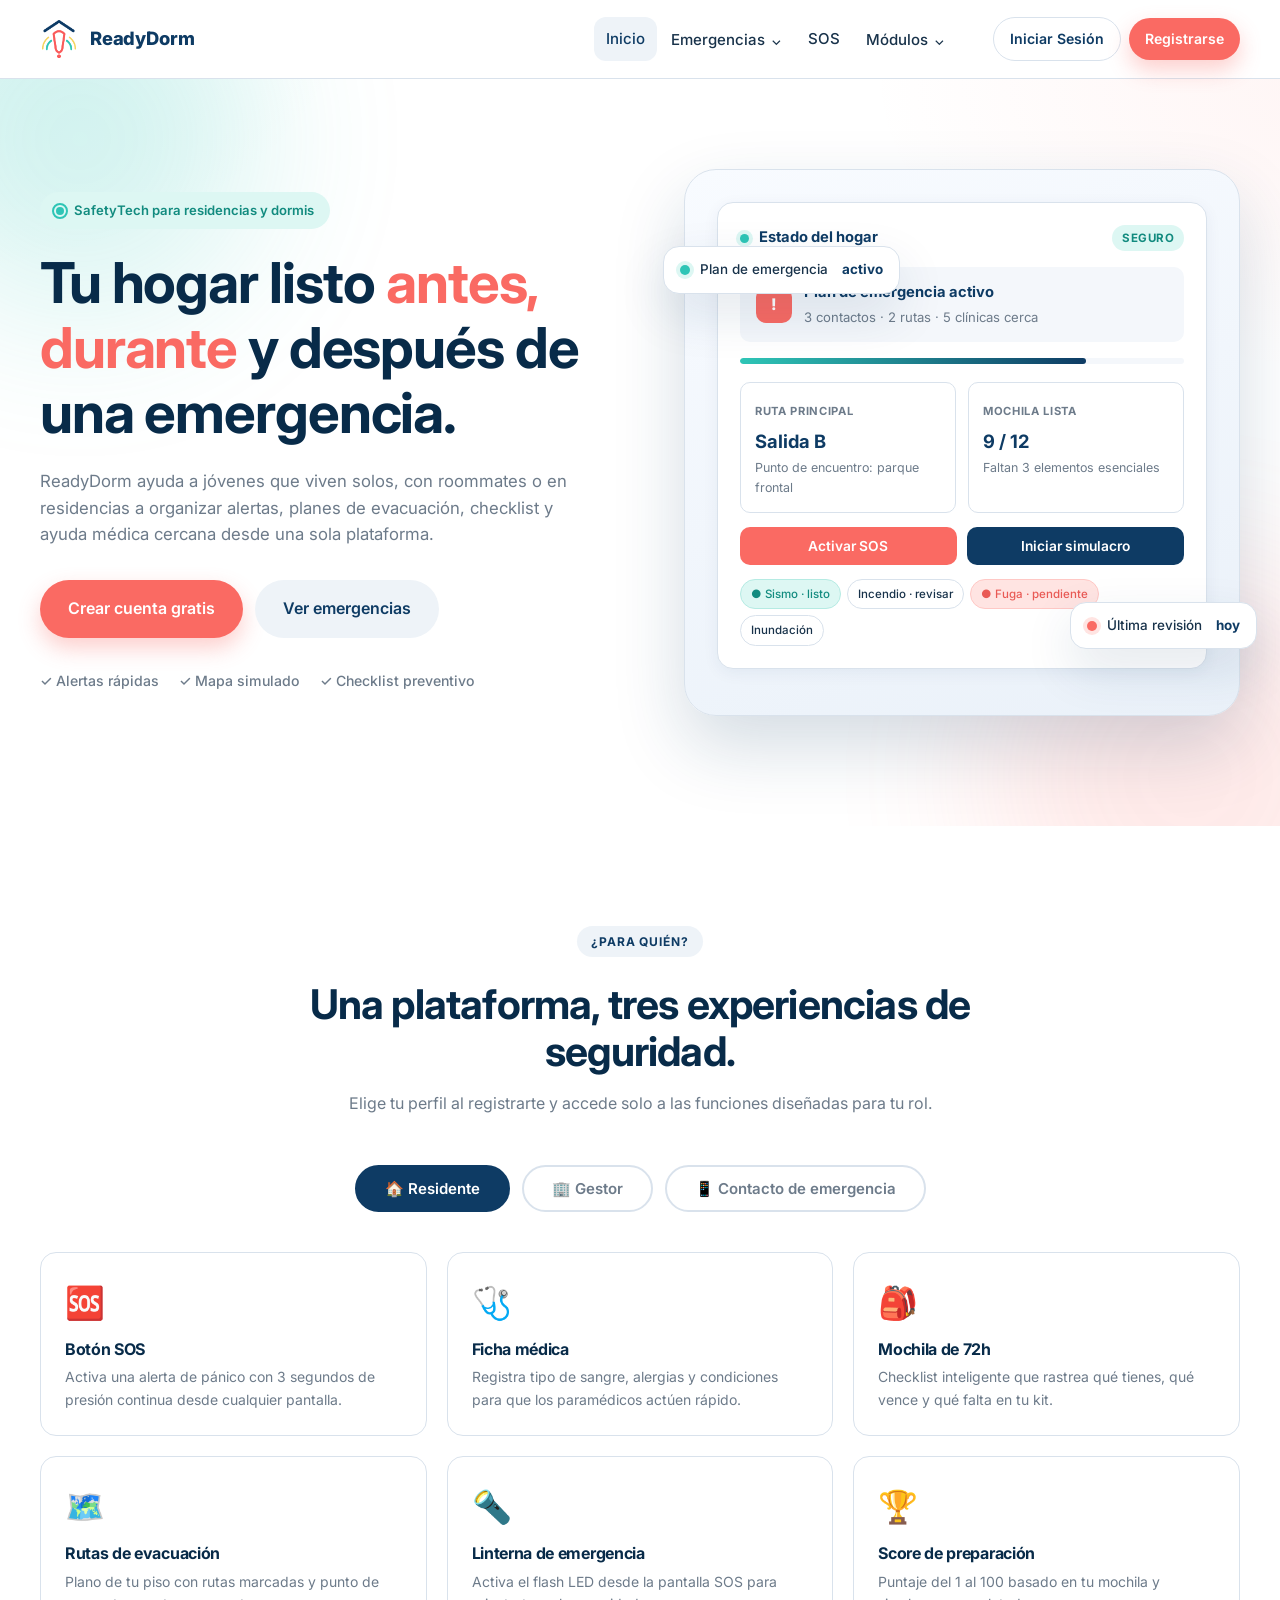
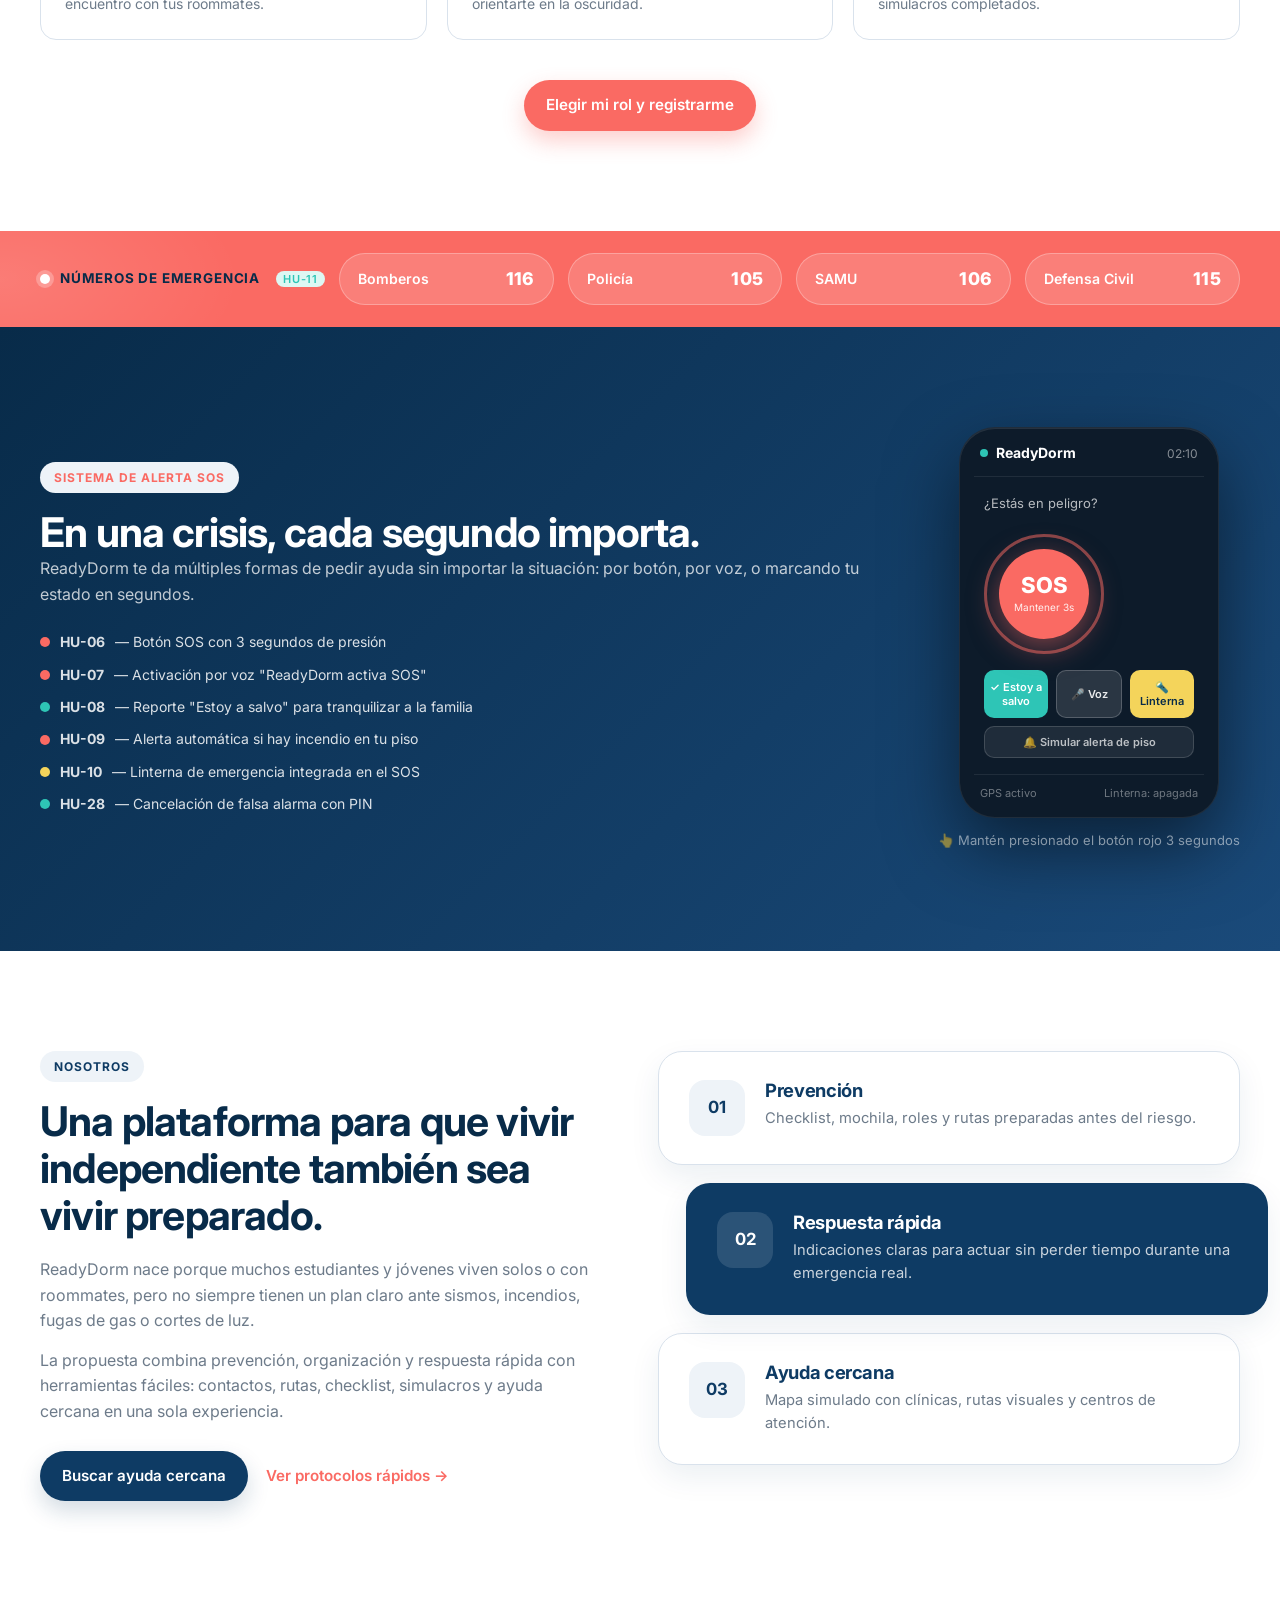
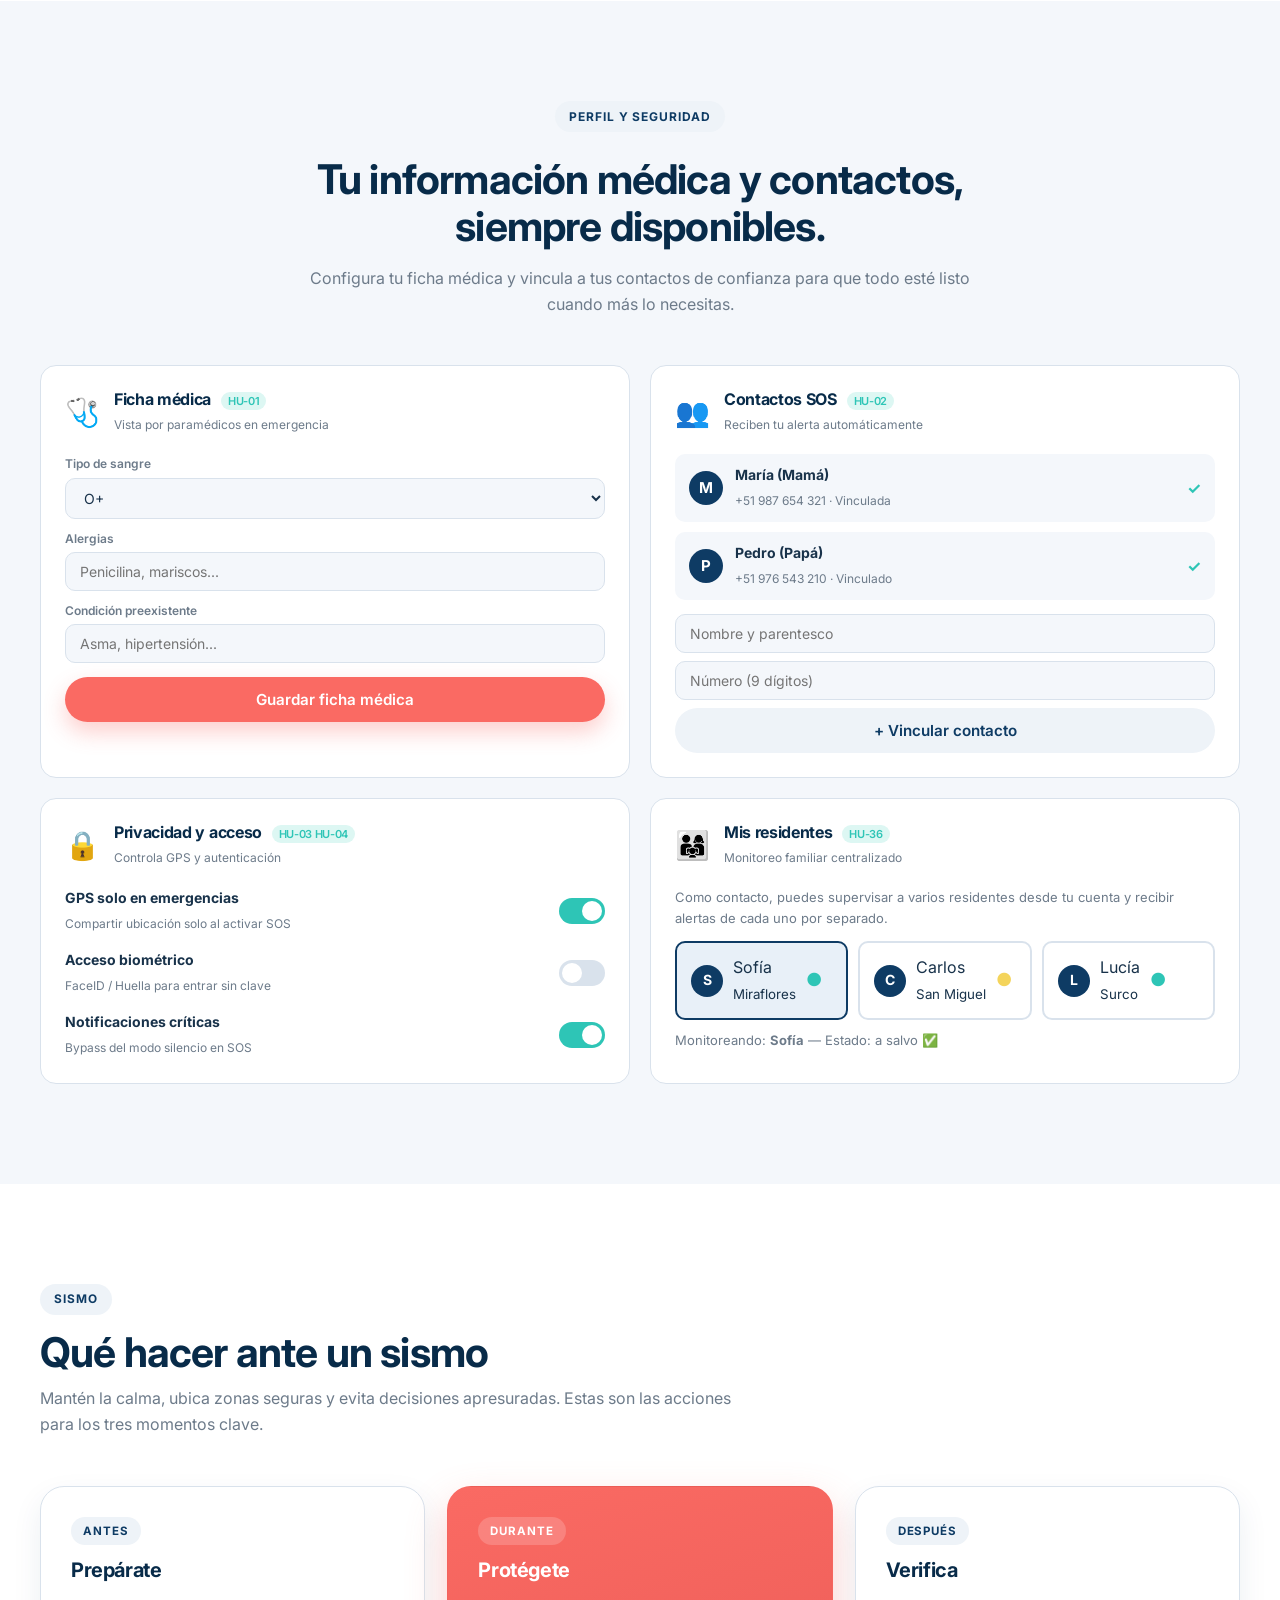
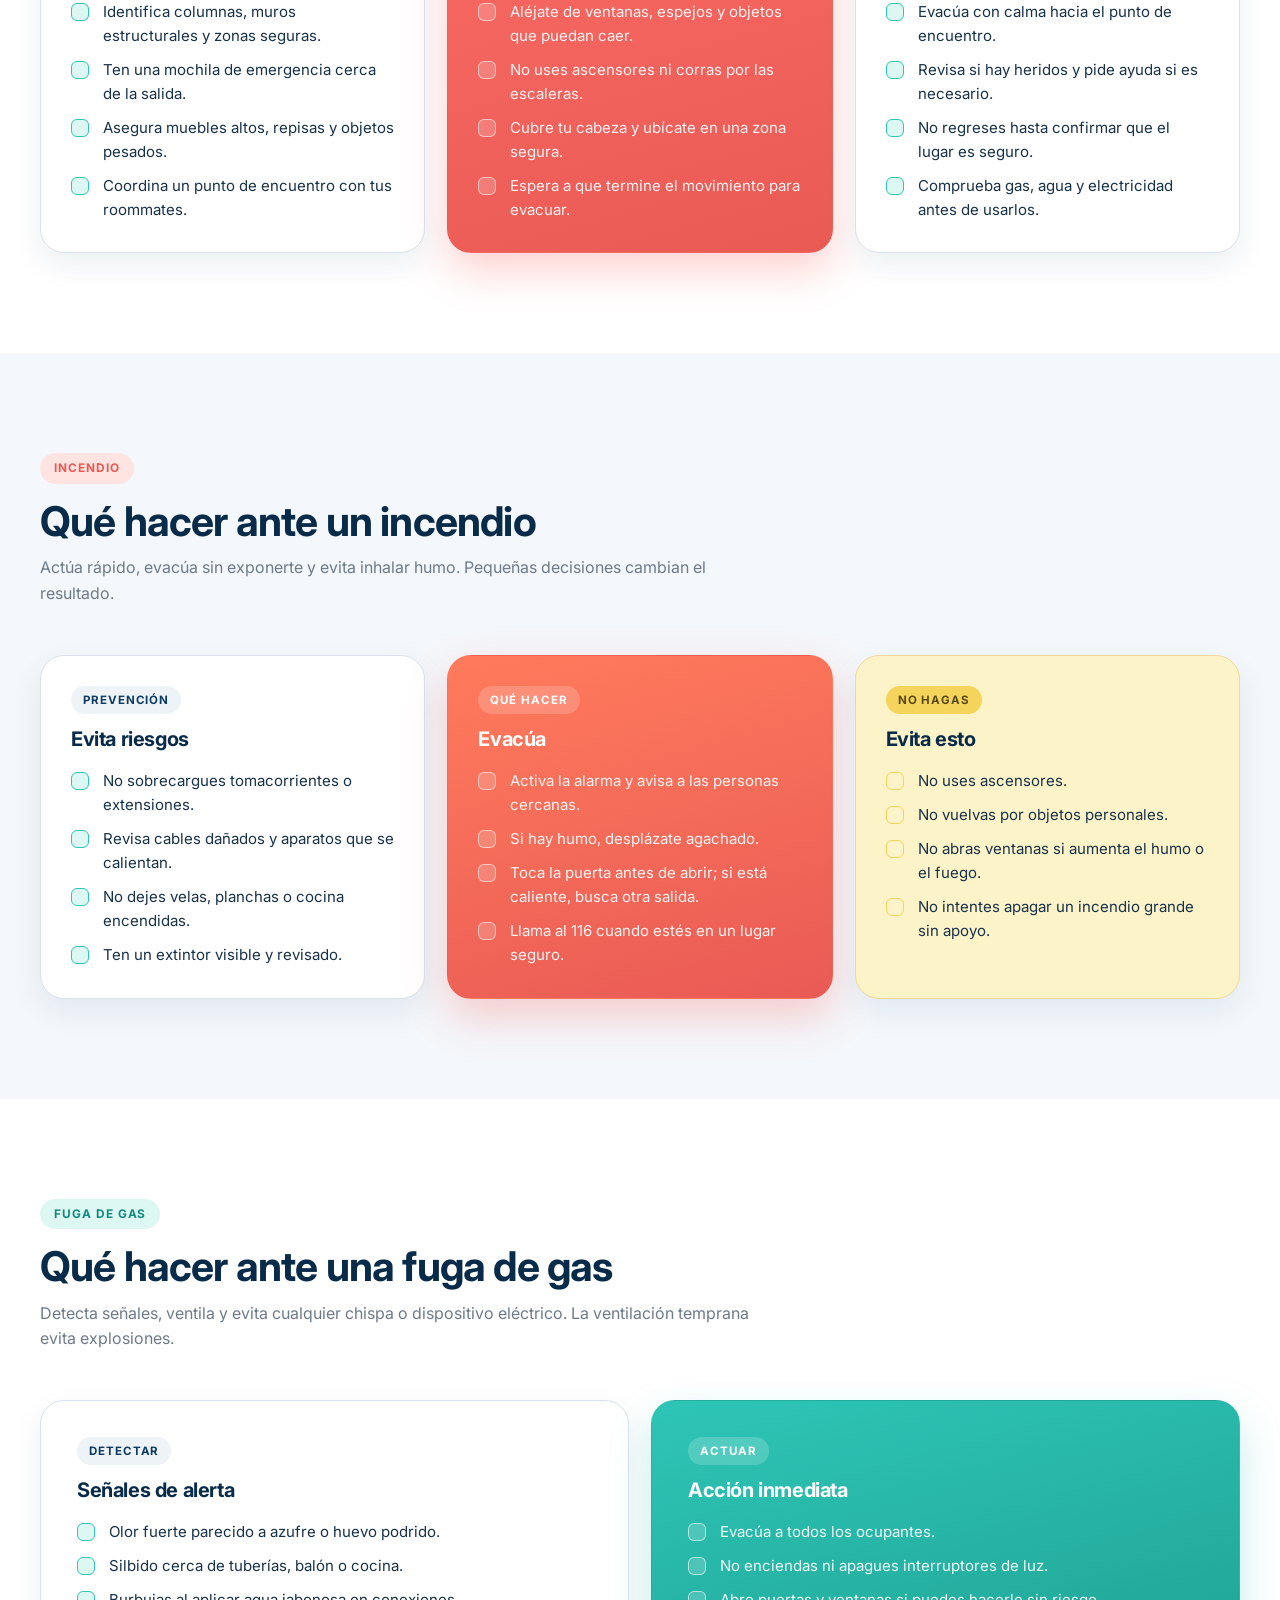
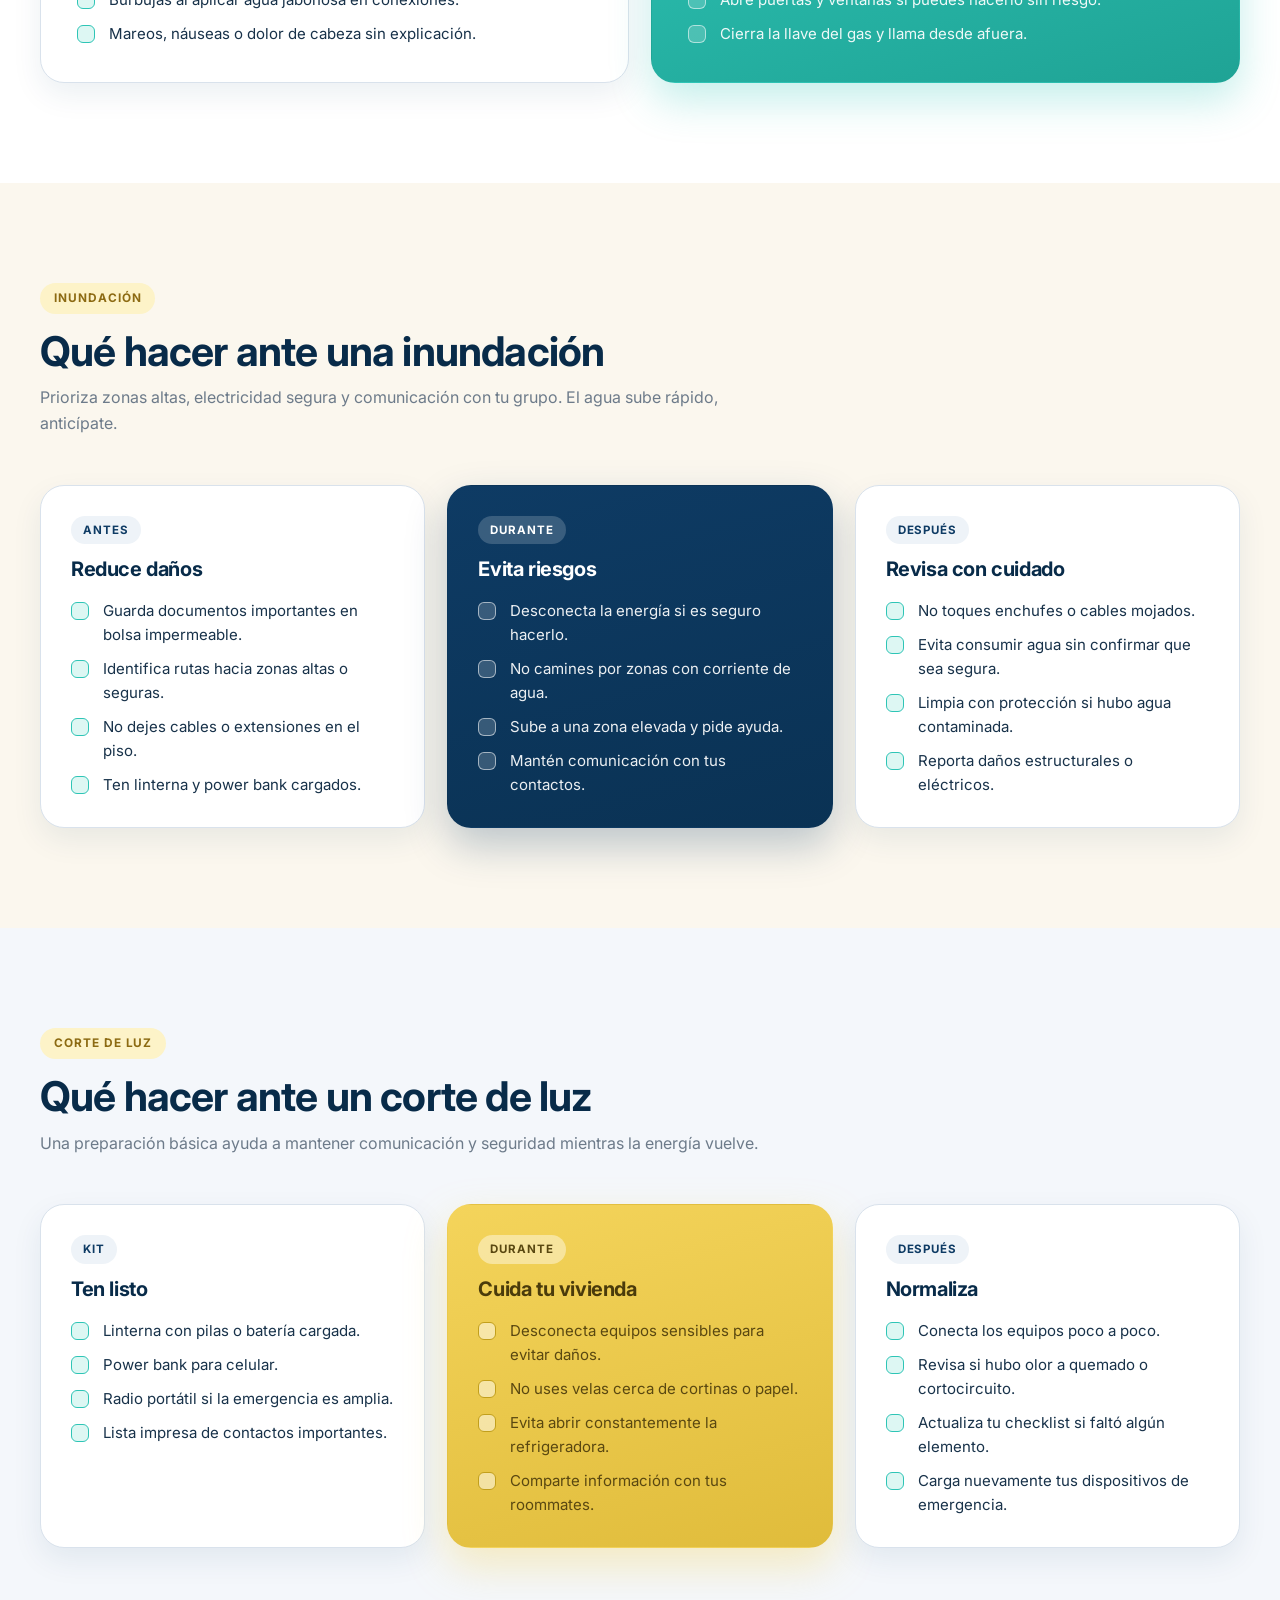
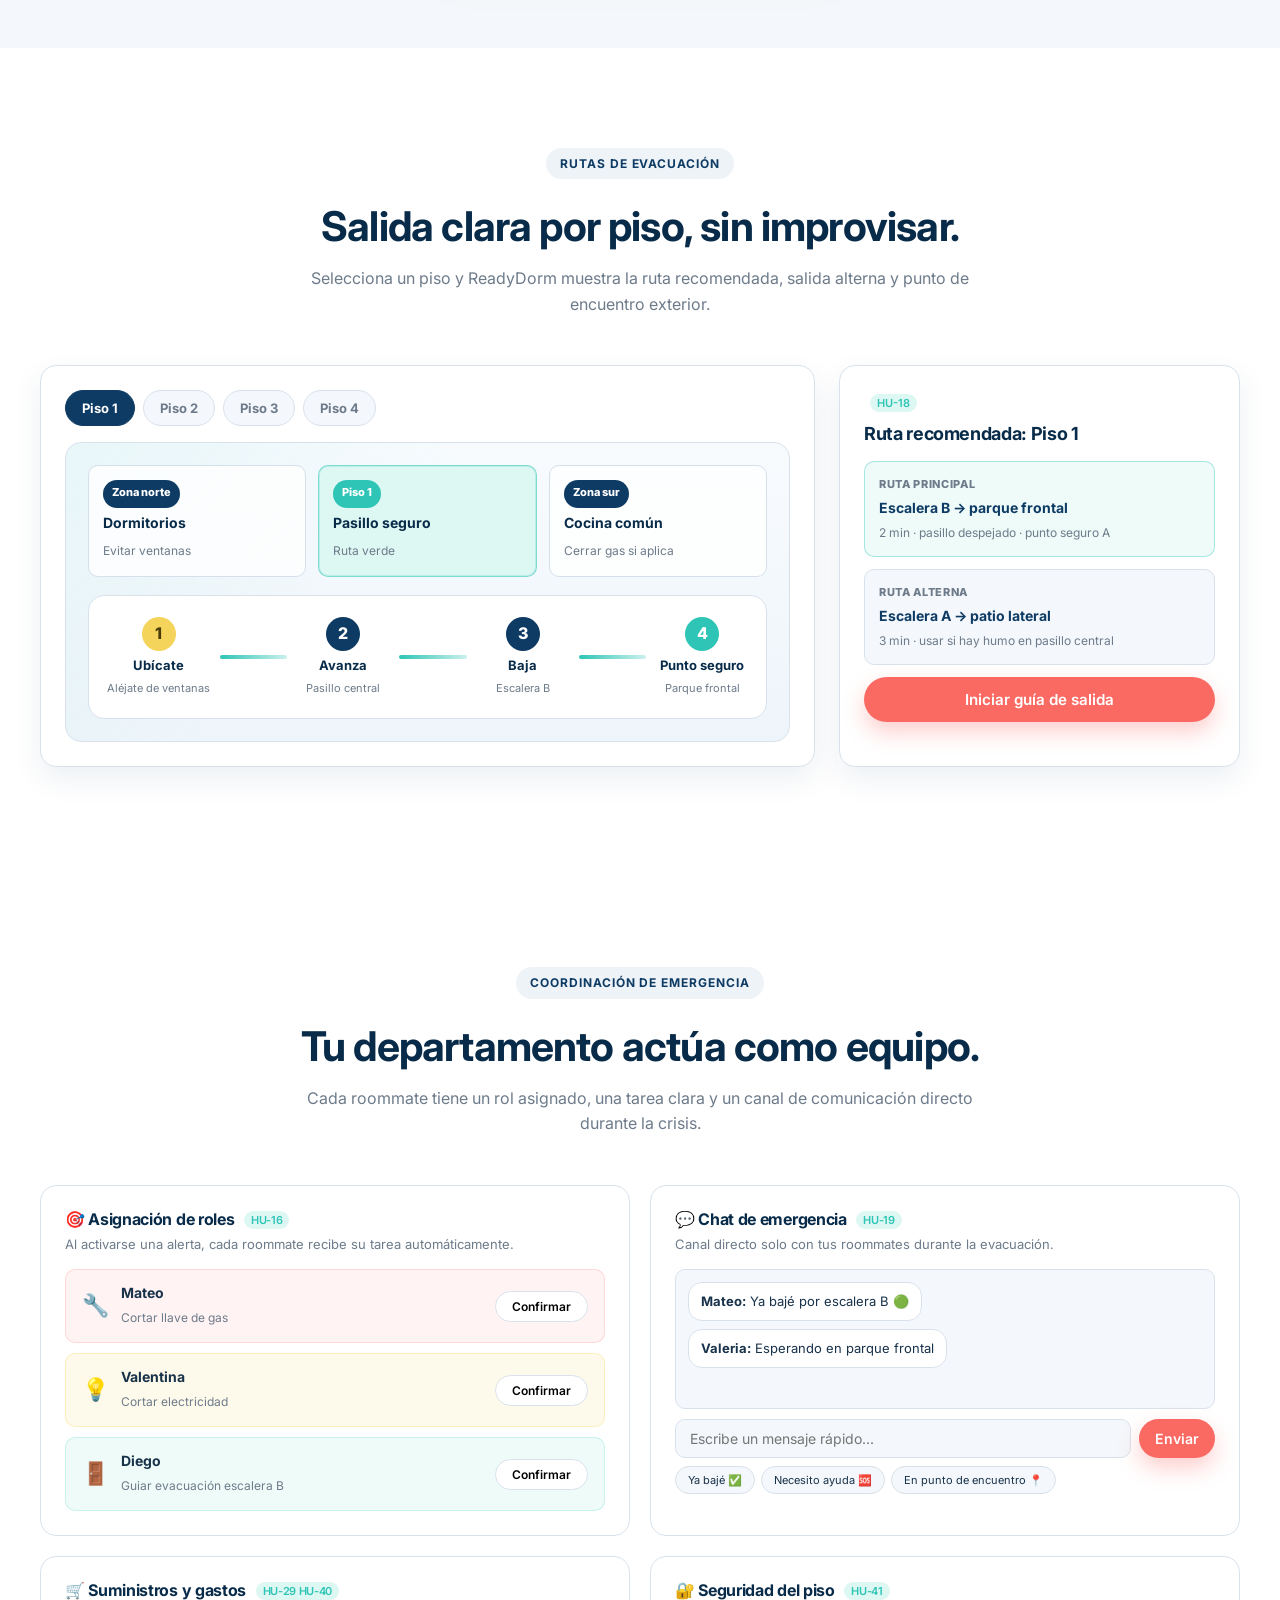
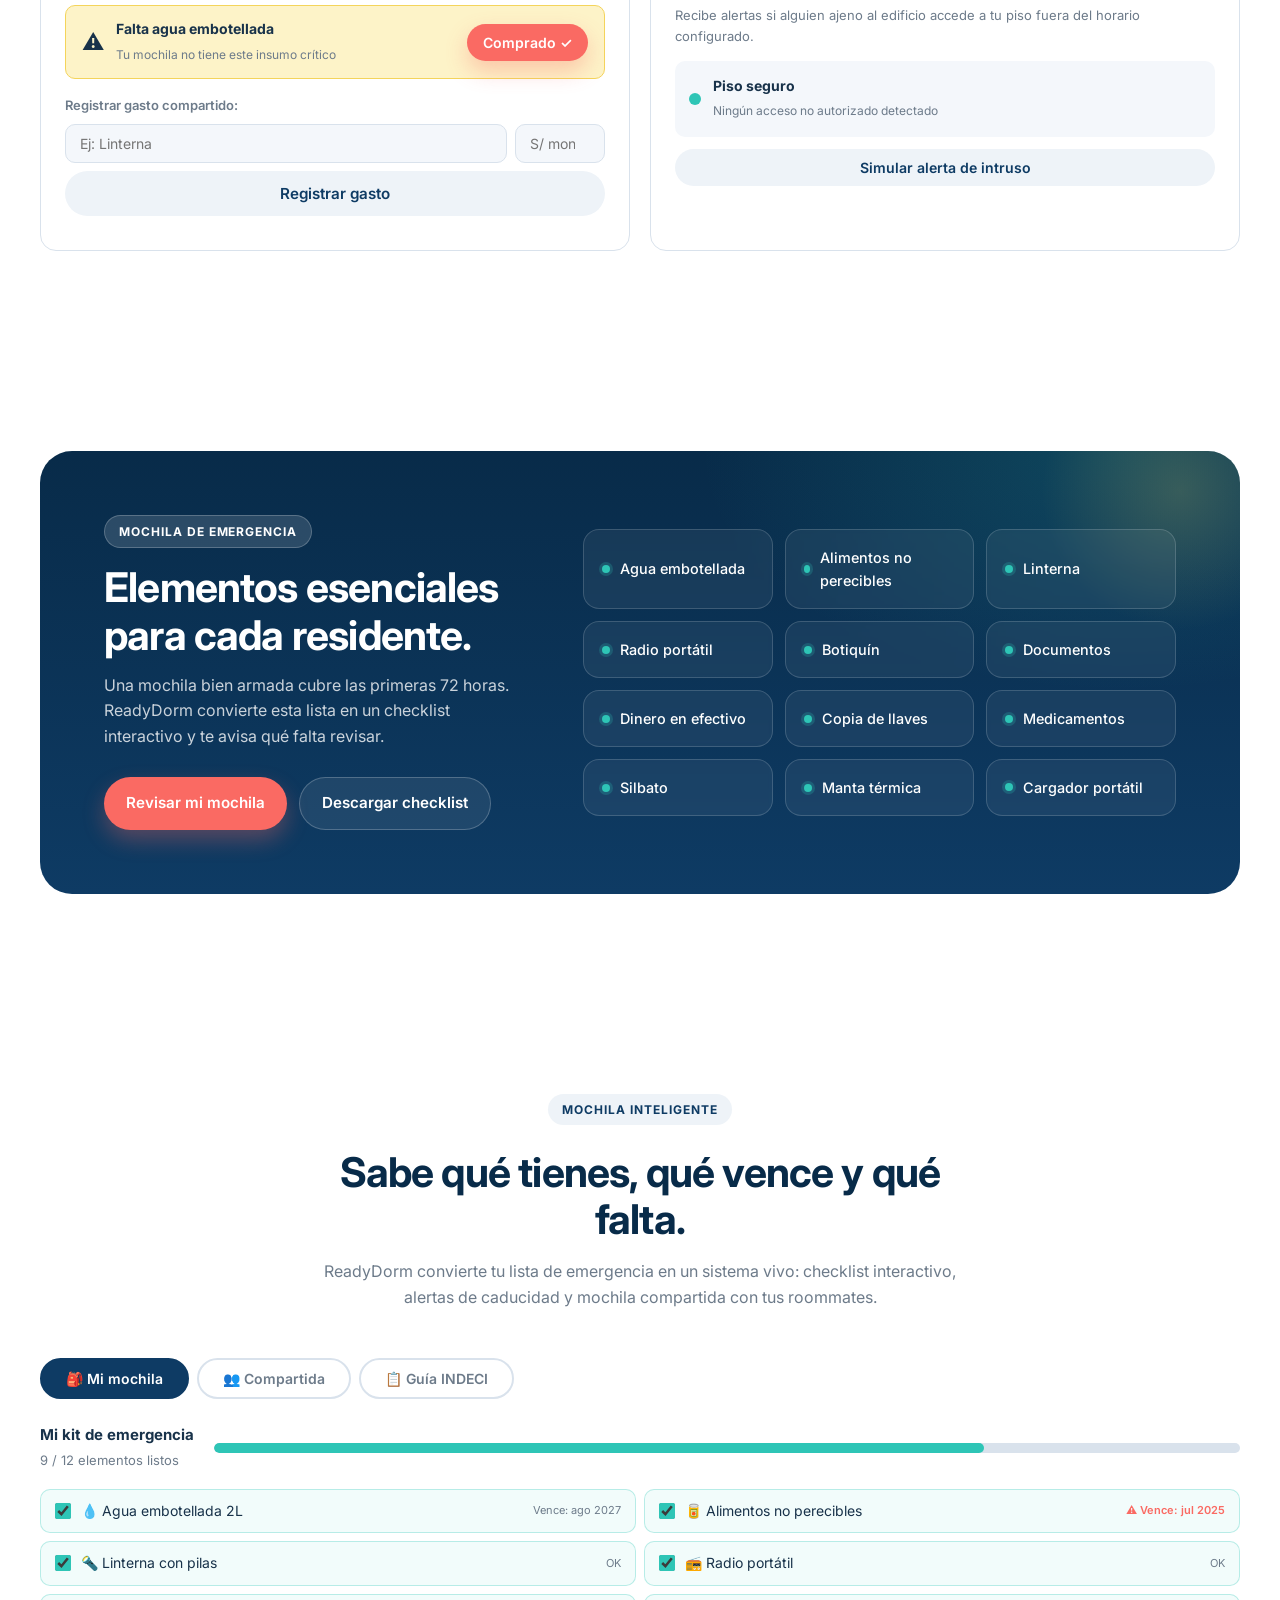
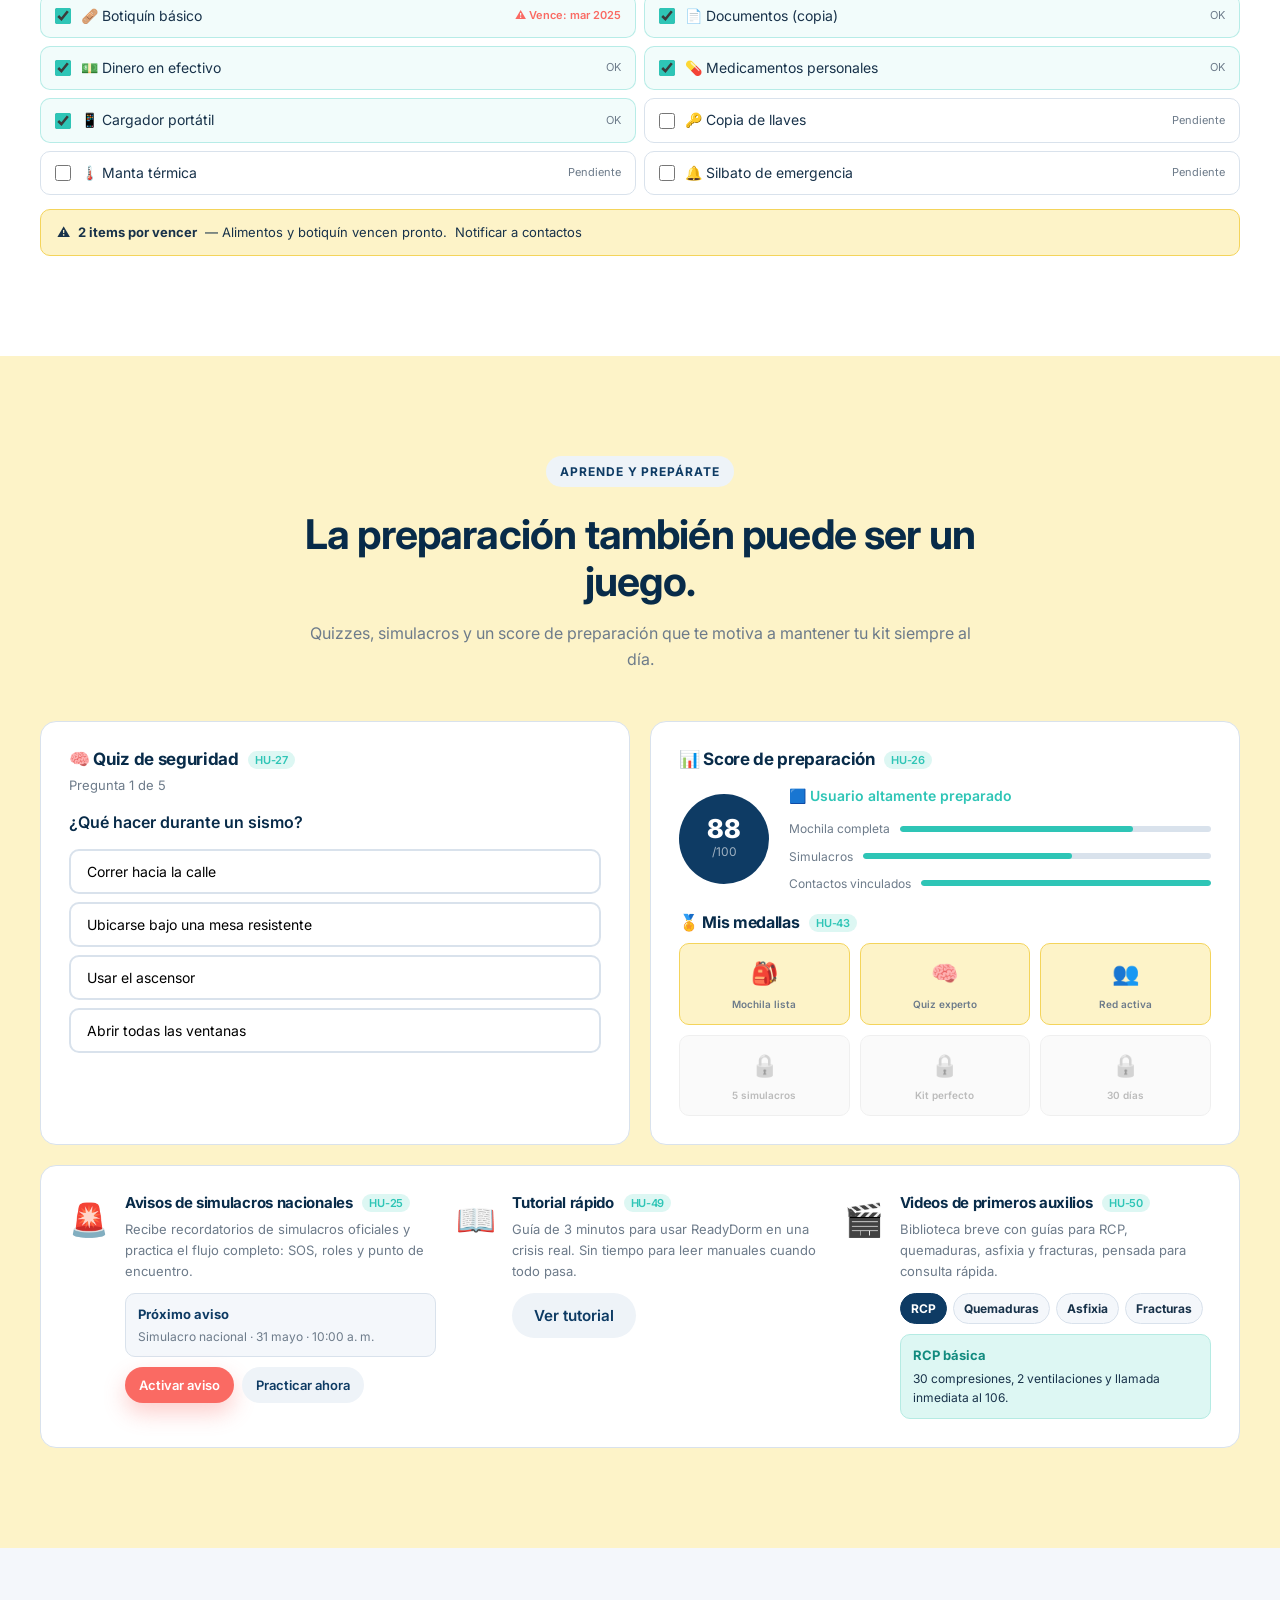
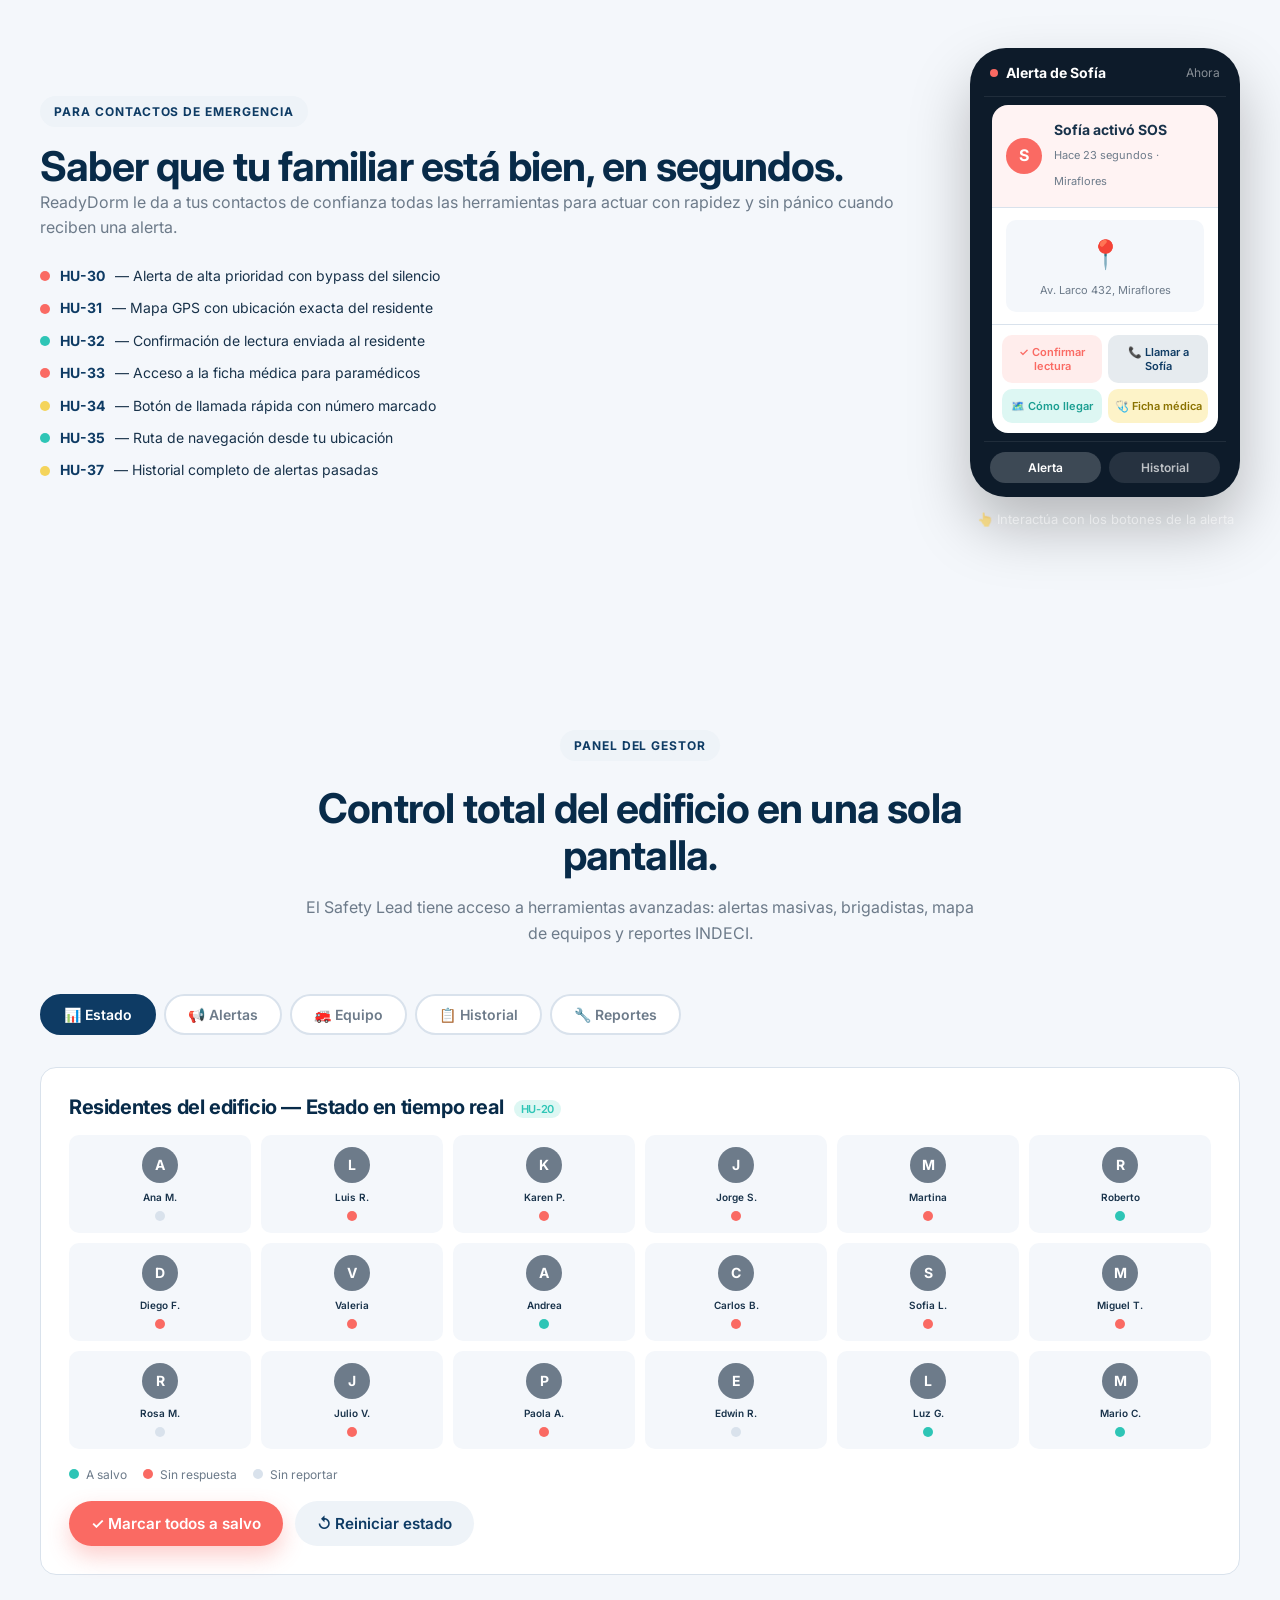
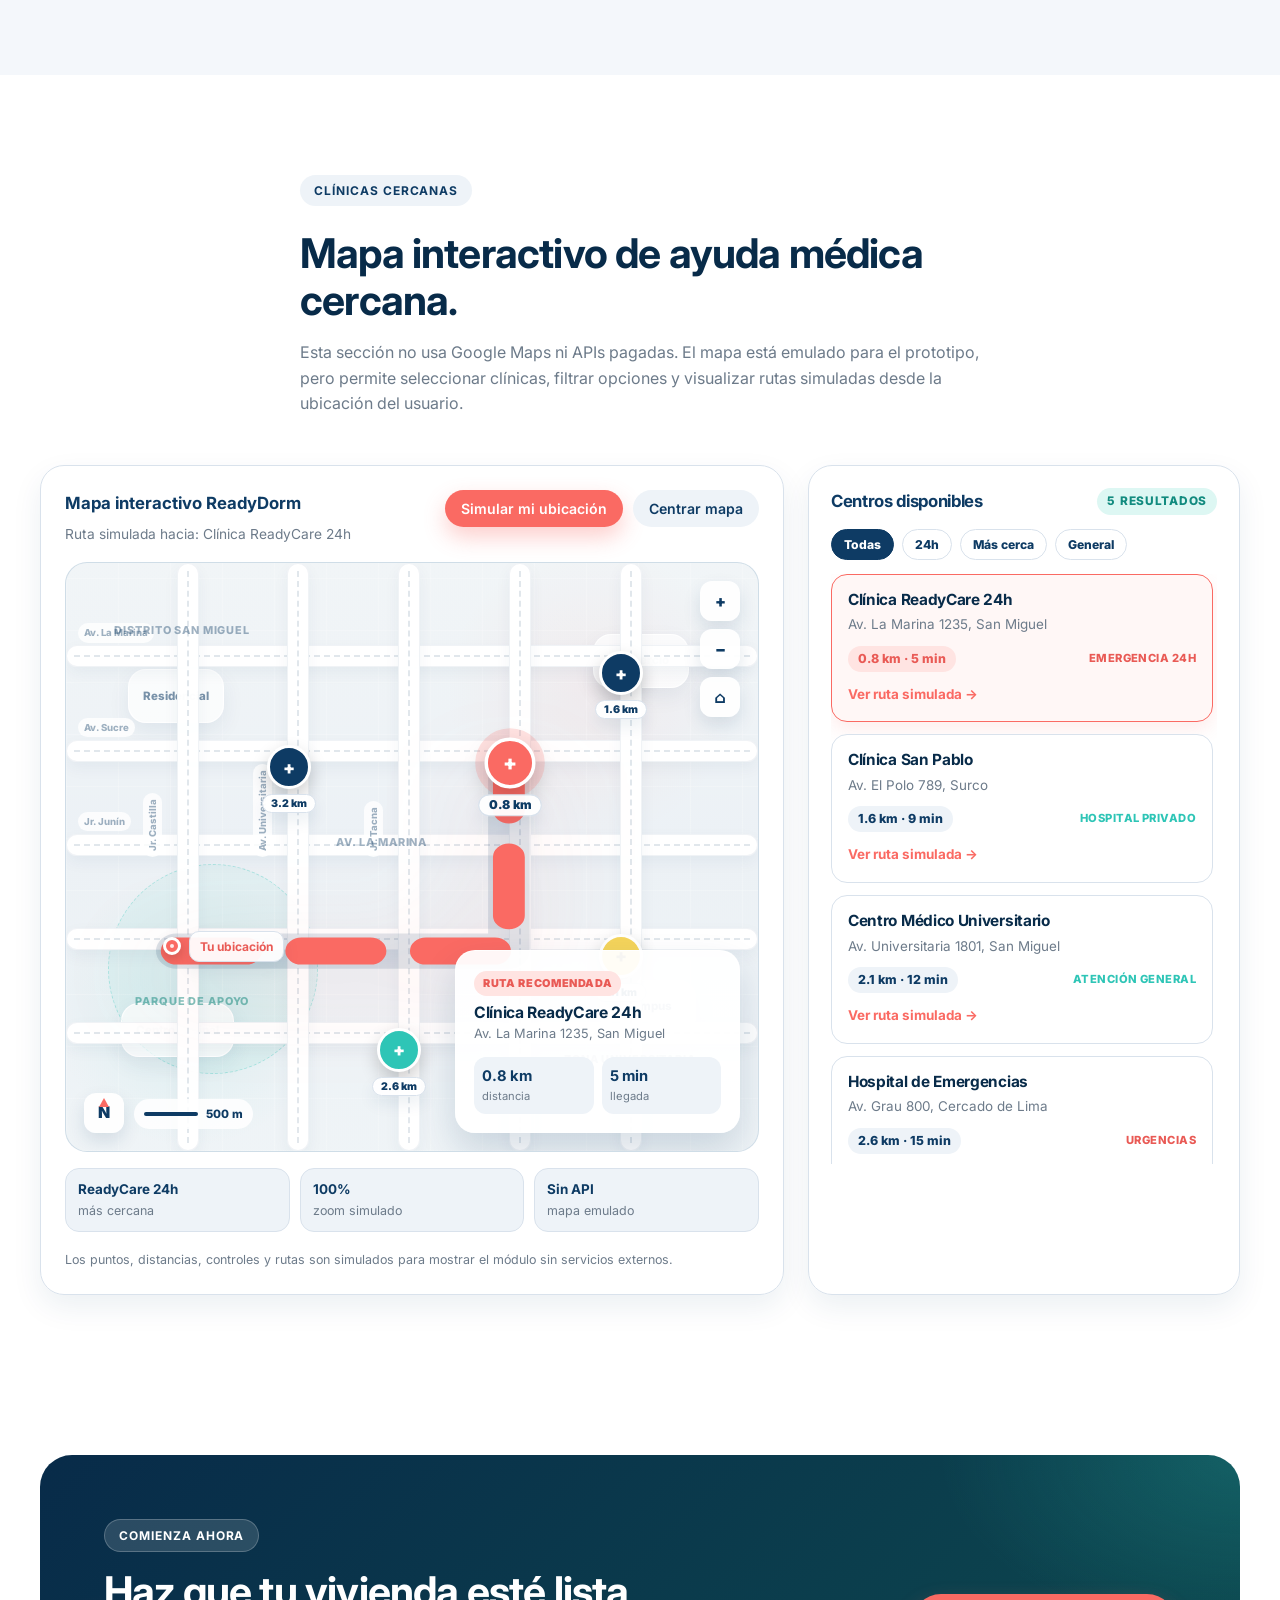
<file: index.html>
<!DOCTYPE html>
<html lang="es">
<head>
  <meta charset="UTF-8" />
  <meta name="viewport" content="width=device-width, initial-scale=1.0" />
  <title>ReadyDorm | SafetyTech residencial</title>
  <meta name="description" content="ReadyDorm es una plataforma SafetyTech para jóvenes que viven solos, con roommates o en residencias. Prepárate, actúa y organízate ante cualquier emergencia." />
  <link rel="preconnect" href="https://fonts.googleapis.com">
  <link rel="preconnect" href="https://fonts.gstatic.com" crossorigin>
  <link href="https://fonts.googleapis.com/css2?family=Inter:wght@400;500;600;700;800;900&display=swap" rel="stylesheet">
  <link rel="icon" href="assets/readydorm-icon.png" type="image/png" />
  <link rel="stylesheet" href="css/style.css" />
  <script defer src="js/main.js"></script>
</head>
<body>

  <!-- ============= HEADER ============= -->
  <header class="site-header" id="top">
    <nav class="navbar container" aria-label="Navegación principal">
      <a class="brand" href="#inicio" aria-label="ReadyDorm Inicio">
        <img src="assets/readydorm-icon.png" alt="ReadyDorm" class="brand-icon" />
        <span class="brand-name">ReadyDorm</span>
      </a>

      <button class="nav-toggle" id="navToggle" aria-label="Abrir menú" aria-expanded="false">
        <span></span><span></span><span></span>
      </button>

      <div class="nav-menu" id="navMenu">
        <a href="#inicio" class="nav-link active">Inicio</a>
        <div class="dropdown" id="emergencyDropdown">
          <button class="dropdown-button" type="button" aria-expanded="false">
            Emergencias <span class="chevron">⌄</span>
          </button>
          <div class="dropdown-menu" aria-label="Tipos de emergencia">
            <a href="#sismo">Sismo</a>
            <a href="#incendio">Incendio</a>
            <a href="#gas">Fuga de gas</a>
            <a href="#inundacion">Inundación</a>
            <a href="#corte-luz">Corte de luz</a>
          </div>
        </div>
        <a href="#sos-demo" class="nav-link">SOS</a>
        <div class="dropdown" id="modulesDropdown">
          <button class="dropdown-button" type="button" aria-expanded="false">
            Módulos <span class="chevron">⌄</span>
          </button>
          <div class="dropdown-menu" aria-label="Módulos de ReadyDorm">
            <a href="#nosotros">Nosotros</a>
            <a href="#perfil">Perfil y contactos</a>
            <a href="#rutas-evacuacion">Rutas</a>
            <a href="#coordinacion">Roommates</a>
            <a href="#mochila-smart">Mochila</a>
            <a href="#gamificacion">Preparación</a>
            <a href="#contactos-vista">Contactos</a>
            <a href="#panel-gestor">Gestores</a>
            <a href="#clinicas">Clínicas</a>
          </div>
        </div>
      </div>

      <div class="nav-actions">
        <a href="login.html" class="btn btn-ghost btn-sm">Iniciar Sesión</a>
        <a href="registro.html" class="btn btn-primary btn-sm">Registrarse</a>
      </div>
    </nav>
  </header>

  <main>

    <!-- ============= HERO ============= -->
    <section class="hero" id="inicio">
      <div class="hero-glow hero-glow-one"></div>
      <div class="hero-glow hero-glow-two"></div>
      <div class="container hero-grid">
        <div class="hero-copy reveal">
          <div class="eyebrow"><span class="pulse-dot"></span> SafetyTech para residencias y dormis</div>
          <h1>Tu hogar listo <span class="accent">antes, durante</span> y después de una emergencia.</h1>
          <p class="hero-description">
            ReadyDorm ayuda a jóvenes que viven solos, con roommates o en residencias a organizar alertas, planes de evacuación, checklist y ayuda médica cercana desde una sola plataforma.
          </p>
          <div class="hero-buttons">
            <a href="registro.html" class="btn btn-primary btn-large">Crear cuenta gratis</a>
            <a href="#sismo" class="btn btn-soft btn-large">Ver emergencias</a>
          </div>
          <div class="trust-row" aria-label="Beneficios principales">
            <span>✓ Alertas rápidas</span>
            <span>✓ Mapa simulado</span>
            <span>✓ Checklist preventivo</span>
          </div>
        </div>

        <!-- Mock visual del producto -->
        <div class="hero-visual reveal delay-1" aria-label="Vista previa de la plataforma">
          <!-- Tarjetas flotantes -->
          <div class="float-card fc-1">
            <span class="dot"></span> Plan de emergencia <strong style="margin-left:4px; color: var(--primary);">activo</strong>
          </div>
          <div class="float-card fc-2">
            <span class="dot"></span> Última revisión <strong style="margin-left:4px; color: var(--primary);">hoy</strong>
          </div>

          <!-- Card principal de estado -->
          <div class="app-preview-card">
            <div class="preview-top">
              <span class="live-dot"></span>
              <strong>Estado del hogar</strong>
              <small>Seguro</small>
            </div>
            <div class="preview-alert">
              <span>!</span>
              <div>
                <strong>Plan de emergencia activo</strong>
                <p>3 contactos · 2 rutas · 5 clínicas cerca</p>
              </div>
            </div>
            <div class="preview-progress"><span></span></div>
            <div class="preview-grid">
              <div class="preview-tile">
                <small>Ruta principal</small>
                <strong>Salida B</strong>
                <p>Punto de encuentro: parque frontal</p>
              </div>
              <div class="preview-tile">
                <small>Mochila lista</small>
                <strong>9 / 12</strong>
                <p>Faltan 3 elementos esenciales</p>
              </div>
            </div>
            <div class="preview-actions">
              <button>Activar SOS</button>
              <button>Iniciar simulacro</button>
            </div>
            <div class="preview-chips">
              <span class="ok">● Sismo · listo</span>
              <span>Incendio · revisar</span>
              <span class="warn">● Fuga · pendiente</span>
              <span>Inundación</span>
            </div>
          </div>
        </div>
      </div>
    </section>


    <!-- ============= SEGMENTOS (HU_05, HU_36) ============= -->
    <section class="section seg-section" id="segmentos">
      <div class="container">
        <div class="section-heading reveal" style="text-align:center;">
          <span class="section-kicker">¿Para quién?</span>
          <h2>Una plataforma, tres experiencias de seguridad.</h2>
          <p>Elige tu perfil al registrarte y accede solo a las funciones diseñadas para tu rol.</p>
        </div>
        <div class="seg-tab-bar reveal delay-1" id="segTabBar">
          <button class="seg-tab active" data-seg="residente">🏠 Residente</button>
          <button class="seg-tab" data-seg="gestor">🏢 Gestor</button>
          <button class="seg-tab" data-seg="contacto">📱 Contacto de emergencia</button>
        </div>
        <div class="seg-panels">

          <!-- RESIDENTE -->
          <div class="seg-panel active" id="seg-residente">
            <div class="seg-features-grid">
              <div class="seg-feat-card"><span class="sf-icon">🆘</span><h4>Botón SOS</h4><p>Activa una alerta de pánico con 3 segundos de presión continua desde cualquier pantalla.</p></div>
              <div class="seg-feat-card"><span class="sf-icon">🩺</span><h4>Ficha médica</h4><p>Registra tipo de sangre, alergias y condiciones para que los paramédicos actúen rápido.</p></div>
              <div class="seg-feat-card"><span class="sf-icon">🎒</span><h4>Mochila de 72h</h4><p>Checklist inteligente que rastrea qué tienes, qué vence y qué falta en tu kit.</p></div>
              <div class="seg-feat-card"><span class="sf-icon">🗺️</span><h4>Rutas de evacuación</h4><p>Plano de tu piso con rutas marcadas y punto de encuentro con tus roommates.</p></div>
              <div class="seg-feat-card"><span class="sf-icon">🔦</span><h4>Linterna de emergencia</h4><p>Activa el flash LED desde la pantalla SOS para orientarte en la oscuridad.</p></div>
              <div class="seg-feat-card"><span class="sf-icon">🏆</span><h4>Score de preparación</h4><p>Puntaje del 1 al 100 basado en tu mochila y simulacros completados.</p></div>
            </div>
          </div>

          <!-- GESTOR -->
          <div class="seg-panel" id="seg-gestor">
            <div class="seg-features-grid">
              <div class="seg-feat-card"><span class="sf-icon">📊</span><h4>Dashboard de estado</h4><p>Visualiza en tiempo real quiénes reportaron estar a salvo y quiénes aún no responden.</p></div>
              <div class="seg-feat-card"><span class="sf-icon">📢</span><h4>Alerta masiva</h4><p>Envía una orden de evacuación a todos los residentes del edificio o por sectores.</p></div>
              <div class="seg-feat-card"><span class="sf-icon">🚒</span><h4>Brigadistas</h4><p>Identifica residentes con capacidad médica o de rescate y asígnales credencial digital.</p></div>
              <div class="seg-feat-card"><span class="sf-icon">🧯</span><h4>Mapa de equipos</h4><p>Registra la ubicación de extintores y mangueras para que los residentes los ubiquen rápido.</p></div>
              <div class="seg-feat-card"><span class="sf-icon">📋</span><h4>Reporte INDECI (PDF)</h4><p>Exporta resultados de simulacros en formato oficial para presentarlo ante autoridades.</p></div>
              <div class="seg-feat-card"><span class="sf-icon">📍</span><h4>Puntos de encuentro</h4><p>Marca zonas seguras municipales en el mapa para que todos evacúen al mismo lugar.</p></div>
            </div>
          </div>

          <!-- CONTACTO -->
          <div class="seg-panel" id="seg-contacto">
            <div class="seg-features-grid">
              <div class="seg-feat-card"><span class="sf-icon">🔔</span><h4>Recepción de alerta SOS</h4><p>Recibe notificación de alta prioridad con bypass del modo silencio cuando el residente active el SOS.</p></div>
              <div class="seg-feat-card"><span class="sf-icon">📍</span><h4>Ver ubicación GPS</h4><p>Abre el mapa y ve la ubicación exacta del residente en tiempo real para enviar ayuda.</p></div>
              <div class="seg-feat-card"><span class="sf-icon">📞</span><h4>Llamada rápida</h4><p>Un toque para llamar al residente directamente desde la pantalla de alerta activa.</p></div>
              <div class="seg-feat-card"><span class="sf-icon">🧭</span><h4>Navegación hacia el residente</h4><p>Traza una ruta desde tu ubicación hasta la del residente para acudir lo más rápido posible.</p></div>
              <div class="seg-feat-card"><span class="sf-icon">🩺</span><h4>Ficha médica de emergencia</h4><p>Accede a los datos médicos del residente para informar a los paramédicos si está inconsciente.</p></div>
              <div class="seg-feat-card"><span class="sf-icon">👨‍👩‍👧‍👦</span><h4>Múltiples residentes</h4><p>Monitorea a varios hijos o familiares desde una sola cuenta con perfiles independientes.</p></div>
            </div>
          </div>

        </div>
        <div style="text-align:center;margin-top:2.5rem;" class="reveal">
          <a href="registro.html" class="btn btn-primary">Elegir mi rol y registrarme</a>
        </div>
      </div>
    </section>

    <!-- ============= FRANJA DE EMERGENCIAS ============= -->
    <section class="emergency-strip" aria-label="Números de emergencia">
      <div class="container emergency-strip-grid">
        <h4 class="es-title">Números de emergencia <span class="hu-tag">HU-11</span></h4>
        <a class="em-pill em-call" href="tel:116" onclick="callEmergency('Bomberos', '116')" aria-label="Llamar a Bomberos 116"><span>Bomberos</span><strong>116</strong></a>
        <a class="em-pill em-call" href="tel:105" onclick="callEmergency('Policía', '105')" aria-label="Llamar a Policía 105"><span>Policía</span><strong>105</strong></a>
        <a class="em-pill em-call" href="tel:106" onclick="callEmergency('SAMU', '106')" aria-label="Llamar a SAMU 106"><span>SAMU</span><strong>106</strong></a>
        <a class="em-pill em-call" href="tel:115" onclick="callEmergency('Defensa Civil', '115')" aria-label="Llamar a Defensa Civil 115"><span>Defensa Civil</span><strong>115</strong></a>
      </div>
    </section>


    <!-- ============= SOS INTERACTIVO (HU_06-10, HU_28) ============= -->
    <section class="section sos-section" id="sos-demo">
      <div class="container">
        <div class="sos-split">
          <div class="sos-copy reveal">
            <span class="section-kicker">Sistema de alerta SOS</span>
            <h2>En una crisis, cada segundo importa.</h2>
            <p>ReadyDorm te da múltiples formas de pedir ayuda sin importar la situación: por botón, por voz, o marcando tu estado en segundos.</p>
            <ul class="sos-feature-list">
              <li><span class="sfl-dot coral"></span><strong>HU-06</strong> — Botón SOS con 3 segundos de presión</li>
              <li><span class="sfl-dot coral"></span><strong>HU-07</strong> — Activación por voz "ReadyDorm activa SOS"</li>
              <li><span class="sfl-dot support"></span><strong>HU-08</strong> — Reporte "Estoy a salvo" para tranquilizar a la familia</li>
              <li><span class="sfl-dot coral"></span><strong>HU-09</strong> — Alerta automática si hay incendio en tu piso</li>
              <li><span class="sfl-dot accent"></span><strong>HU-10</strong> — Linterna de emergencia integrada en el SOS</li>
              <li><span class="sfl-dot support"></span><strong>HU-28</strong> — Cancelación de falsa alarma con PIN</li>
            </ul>
          </div>

          <div class="sos-phone-wrap reveal delay-1">
            <!-- Alerta de proximidad -->
            <div class="proximity-alert" id="proximityAlert" style="display:none;">
              <span>⚠</span> <strong>Alerta piso 3:</strong> Incendio reportado — evacuación inmediata
            </div>

            <div class="sos-phone">
              <div class="sp-top">
                <span class="sp-status-dot"></span>
                <strong>ReadyDorm</strong>
                <small id="sosTimeDisplay">14:32</small>
              </div>

              <div class="sp-screen" id="sosScreen">
                <!-- estado normal -->
                <div id="sosStateNormal">
                  <p class="sp-label">¿Estás en peligro?</p>
                  <div class="sos-hold-btn" id="sosBtnHold"
                       aria-label="Mantener presionado para activar SOS">
                    <span class="shb-ring"></span>
                    <span class="shb-ring r2"></span>
                    <div class="shb-core">
                      <span id="sosBtnLabel">SOS</span>
                      <small id="sosBtnSub">Mantener 3s</small>
                    </div>
                  </div>
                  <div class="sos-secondary-actions">
                    <button class="ssa-btn safe-btn" id="safeBtn" onclick="reportSafe()">
                      ✓ Estoy a salvo
                    </button>
                    <button class="ssa-btn voice-btn" id="voiceBtn" onclick="activateVoice()">
                      🎤 Voz
                    </button>
                    <button class="ssa-btn torch-btn" id="torchBtn" onclick="toggleTorch()">
                      🔦 Linterna
                    </button>
                  </div>
                  <button class="ssa-btn proximity-btn" onclick="showProximityAlert()" style="margin-top:8px;width:100%;text-align:center;">
                    🔔 Simular alerta de piso
                  </button>
                </div>

                <!-- estado: SOS ENVIADO -->
                <div id="sosStateSent" style="display:none;text-align:center;">
                  <div class="sp-sent-icon">🆘</div>
                  <h3 style="color:#FA6A63;margin:12px 0 6px;">SOS Enviado</h3>
                  <p style="font-size:13px;color:#6D7B8A;">3 contactos notificados<br>Ubicación GPS compartida</p>
                  <button class="sos-cancel-btn" id="sosCancelBtn" onclick="cancelSOS()">
                    🚫 Cancelar (falsa alarma)
                  </button>
                </div>

                <!-- estado: CANCELADO -->
                <div id="sosStateCancelled" style="display:none;text-align:center;">
                  <div class="sp-sent-icon">✅</div>
                  <h3 style="color:#2EC5B6;margin:12px 0 6px;">Alerta cancelada</h3>
                  <p style="font-size:13px;color:#6D7B8A;">Tus contactos han sido notificados<br>que fue una falsa alarma.</p>
                  <button class="btn btn-soft" style="margin-top:16px;font-size:13px;" onclick="resetSOS()">Volver al inicio</button>
                </div>

                <!-- estado: A SALVO -->
                <div id="sosStateSafe" style="display:none;text-align:center;">
                  <div class="sp-sent-icon">💚</div>
                  <h3 style="color:#2EC5B6;margin:12px 0 6px;">Reporte enviado</h3>
                  <p style="font-size:13px;color:#6D7B8A;">"Mateo reporta que está bien"<br>— enviado a tu familia</p>
                  <button class="btn btn-soft" style="margin-top:16px;font-size:13px;" onclick="resetSOS()">Volver al inicio</button>
                </div>

                <!-- estado: VOZ -->
                <div id="sosStateVoice" style="display:none;text-align:center;">
                  <div class="sp-voice-wave">
                    <span></span><span></span><span></span><span></span><span></span>
                  </div>
                  <p style="margin:12px 0 4px;font-weight:600;">Escuchando...</p>
                  <small style="color:#6D7B8A;">Di: "ReadyDorm activa SOS"</small>
                  <button class="btn btn-soft" style="margin-top:16px;font-size:13px;" onclick="resetSOS()">Cancelar</button>
                </div>
              </div>

              <div class="sp-bottom">
                <span>GPS activo</span>
                <span id="torchStatus">Linterna: apagada</span>
              </div>
            </div>

            <p class="sos-hint">👆 Mantén presionado el botón rojo 3 segundos</p>
          </div>
        </div>
      </div>
    </section>

    <!-- ============= NOSOTROS ============= -->
    <section class="section about-section" id="nosotros">
      <div class="container split-grid">
        <div class="section-copy reveal">
          <span class="section-kicker">Nosotros</span>
          <h2>Una plataforma para que vivir independiente también sea vivir preparado.</h2>
          <p>
            ReadyDorm nace porque muchos estudiantes y jóvenes viven solos o con roommates, pero no siempre tienen un plan claro ante sismos, incendios, fugas de gas o cortes de luz.
          </p>
          <p>
            La propuesta combina prevención, organización y respuesta rápida con herramientas fáciles: contactos, rutas, checklist, simulacros y ayuda cercana en una sola experiencia.
          </p>
          <div class="about-actions">
            <a href="#clinicas" class="btn btn-dark">Buscar ayuda cercana</a>
            <a href="#sismo" class="text-link">Ver protocolos rápidos →</a>
          </div>
        </div>
        <div class="about-cards reveal delay-1">
          <article class="metric-card">
            <span>01</span>
            <div>
              <h3>Prevención</h3>
              <p>Checklist, mochila, roles y rutas preparadas antes del riesgo.</p>
            </div>
          </article>
          <article class="metric-card highlighted">
            <span>02</span>
            <div>
              <h3>Respuesta rápida</h3>
              <p>Indicaciones claras para actuar sin perder tiempo durante una emergencia real.</p>
            </div>
          </article>
          <article class="metric-card">
            <span>03</span>
            <div>
              <h3>Ayuda cercana</h3>
              <p>Mapa simulado con clínicas, rutas visuales y centros de atención.</p>
            </div>
          </article>
        </div>
      </div>
    </section>


    <!-- ============= PERFIL Y CONTACTOS (HU_01-04, HU_33, HU_36) ============= -->
    <section class="section profile-section soft-blue" id="perfil">
      <div class="container">
        <div class="section-heading reveal" style="text-align:center;">
          <span class="section-kicker">Perfil y seguridad</span>
          <h2>Tu información médica y contactos, siempre disponibles.</h2>
          <p>Configura tu ficha médica y vincula a tus contactos de confianza para que todo esté listo cuando más lo necesitas.</p>
        </div>
        <div class="profile-grid reveal delay-1">

          <!-- Ficha médica HU_01 -->
          <div class="profile-card">
            <div class="pc-header">
              <span class="pc-icon">🩺</span>
              <div>
                <h3>Ficha médica <span class="hu-tag">HU-01</span></h3>
                <small>Vista por paramédicos en emergencia</small>
              </div>
            </div>
            <div class="medical-form">
              <div class="mf-row">
                <label>Tipo de sangre</label>
                <select id="bloodType" class="mf-input">
                  <option>O+</option><option>O−</option><option>A+</option>
                  <option>A−</option><option>B+</option><option>AB+</option>
                </select>
              </div>
              <div class="mf-row">
                <label>Alergias</label>
                <input type="text" class="mf-input" id="allergies" placeholder="Penicilina, mariscos..." />
              </div>
              <div class="mf-row">
                <label>Condición preexistente</label>
                <input type="text" class="mf-input" id="condition" placeholder="Asma, hipertensión..." />
              </div>
              <button class="btn btn-primary" style="width:100%;margin-top:4px;" onclick="saveMedical()">Guardar ficha médica</button>
            </div>
          </div>

          <!-- Contactos de confianza HU_02 -->
          <div class="profile-card">
            <div class="pc-header">
              <span class="pc-icon">👥</span>
              <div>
                <h3>Contactos SOS <span class="hu-tag">HU-02</span></h3>
                <small>Reciben tu alerta automáticamente</small>
              </div>
            </div>
            <div id="contactList" class="contact-list">
              <div class="contact-item verified">
                <div class="ci-avatar">M</div>
                <div class="ci-info">
                  <strong>María (Mamá)</strong>
                  <small>+51 987 654 321 · Vinculada</small>
                </div>
                <span class="ci-badge">✓</span>
              </div>
              <div class="contact-item verified">
                <div class="ci-avatar">P</div>
                <div class="ci-info">
                  <strong>Pedro (Papá)</strong>
                  <small>+51 976 543 210 · Vinculado</small>
                </div>
                <span class="ci-badge">✓</span>
              </div>
            </div>
            <div class="add-contact-form">
              <input type="text" class="mf-input" id="newContactName" placeholder="Nombre y parentesco" />
              <input type="tel" class="mf-input" id="newContactPhone" placeholder="Número (9 dígitos)" maxlength="9" />
              <button class="btn btn-soft" style="width:100%;" onclick="addContact()">+ Vincular contacto</button>
            </div>
          </div>

          <!-- GPS + Biometría HU_03, HU_04 -->
          <div class="profile-card">
            <div class="pc-header">
              <span class="pc-icon">🔒</span>
              <div>
                <h3>Privacidad y acceso <span class="hu-tag">HU-03 HU-04</span></h3>
                <small>Controla GPS y autenticación</small>
              </div>
            </div>
            <div class="toggle-list">
              <div class="toggle-item">
                <div>
                  <strong>GPS solo en emergencias</strong>
                  <small>Compartir ubicación solo al activar SOS</small>
                </div>
                <label class="rd-switch">
                  <input type="checkbox" id="gpsToggle" checked onchange="toggleGPS(this)">
                  <span class="rd-slider"></span>
                </label>
              </div>
              <div class="toggle-item">
                <div>
                  <strong>Acceso biométrico</strong>
                  <small>FaceID / Huella para entrar sin clave</small>
                </div>
                <label class="rd-switch">
                  <input type="checkbox" id="bioToggle" onchange="toggleBio(this)">
                  <span class="rd-slider"></span>
                </label>
              </div>
              <div class="toggle-item">
                <div>
                  <strong>Notificaciones críticas</strong>
                  <small>Bypass del modo silencio en SOS</small>
                </div>
                <label class="rd-switch">
                  <input type="checkbox" id="notifToggle" checked onchange="toggleNotif(this)">
                  <span class="rd-slider"></span>
                </label>
              </div>
            </div>
          </div>

          <!-- Múltiples residentes HU_36 -->
          <div class="profile-card">
            <div class="pc-header">
              <span class="pc-icon">👨‍👩‍👧</span>
              <div>
                <h3>Mis residentes <span class="hu-tag">HU-36</span></h3>
                <small>Monitoreo familiar centralizado</small>
              </div>
            </div>
            <p style="font-size:13px;color:var(--muted);margin-bottom:12px;">Como contacto, puedes supervisar a varios residentes desde tu cuenta y recibir alertas de cada uno por separado.</p>
            <div class="resident-selector">
              <div class="rs-card active" onclick="selectResident(this,'Sofía')">
                <div class="rs-avatar">S</div>
                <span>Sofía<br><small>Miraflores</small></span>
                <span class="rs-status ok">●</span>
              </div>
              <div class="rs-card" onclick="selectResident(this,'Carlos')">
                <div class="rs-avatar">C</div>
                <span>Carlos<br><small>San Miguel</small></span>
                <span class="rs-status warn">●</span>
              </div>
              <div class="rs-card" onclick="selectResident(this,'Lucía')">
                <div class="rs-avatar">L</div>
                <span>Lucía<br><small>Surco</small></span>
                <span class="rs-status ok">●</span>
              </div>
            </div>
            <p id="residentMsg" style="font-size:13px;margin-top:10px;color:var(--muted);">Monitoreando: <strong>Sofía</strong> — Estado: a salvo ✅</p>
          </div>
        </div>
      </div>
    </section>

    <!-- ============= SISMO ============= -->
    <section class="section emergency-detail" id="sismo">
      <div class="container">
        <div class="detail-title reveal">
          <span class="danger-label navy-label">Sismo</span>
          <h2>Qué hacer ante un sismo</h2>
          <p>Mantén la calma, ubica zonas seguras y evita decisiones apresuradas. Estas son las acciones para los tres momentos clave.</p>
        </div>
        <div class="detail-grid three-cols reveal delay-1">
          <article class="info-card">
            <span class="info-icon">Antes</span>
            <h3>Prepárate</h3>
            <ul>
              <li>Identifica columnas, muros estructurales y zonas seguras.</li>
              <li>Ten una mochila de emergencia cerca de la salida.</li>
              <li>Asegura muebles altos, repisas y objetos pesados.</li>
              <li>Coordina un punto de encuentro con tus roommates.</li>
            </ul>
          </article>
          <article class="info-card accent-card coral-card">
            <span class="info-icon">Durante</span>
            <h3>Protégete</h3>
            <ul>
              <li>Aléjate de ventanas, espejos y objetos que puedan caer.</li>
              <li>No uses ascensores ni corras por las escaleras.</li>
              <li>Cubre tu cabeza y ubícate en una zona segura.</li>
              <li>Espera a que termine el movimiento para evacuar.</li>
            </ul>
          </article>
          <article class="info-card">
            <span class="info-icon">Después</span>
            <h3>Verifica</h3>
            <ul>
              <li>Evacúa con calma hacia el punto de encuentro.</li>
              <li>Revisa si hay heridos y pide ayuda si es necesario.</li>
              <li>No regreses hasta confirmar que el lugar es seguro.</li>
              <li>Comprueba gas, agua y electricidad antes de usarlos.</li>
            </ul>
          </article>
        </div>
      </div>
    </section>

    <!-- ============= INCENDIO ============= -->
    <section class="section emergency-detail soft-blue" id="incendio">
      <div class="container">
        <div class="detail-title reveal">
          <span class="danger-label coral-label">Incendio</span>
          <h2>Qué hacer ante un incendio</h2>
          <p>Actúa rápido, evacúa sin exponerte y evita inhalar humo. Pequeñas decisiones cambian el resultado.</p>
        </div>
        <div class="detail-grid three-cols reveal delay-1">
          <article class="info-card">
            <span class="info-icon">Prevención</span>
            <h3>Evita riesgos</h3>
            <ul>
              <li>No sobrecargues tomacorrientes o extensiones.</li>
              <li>Revisa cables dañados y aparatos que se calientan.</li>
              <li>No dejes velas, planchas o cocina encendidas.</li>
              <li>Ten un extintor visible y revisado.</li>
            </ul>
          </article>
          <article class="info-card accent-card fire-card">
            <span class="info-icon">Qué hacer</span>
            <h3>Evacúa</h3>
            <ul>
              <li>Activa la alarma y avisa a las personas cercanas.</li>
              <li>Si hay humo, desplázate agachado.</li>
              <li>Toca la puerta antes de abrir; si está caliente, busca otra salida.</li>
              <li>Llama al 116 cuando estés en un lugar seguro.</li>
            </ul>
          </article>
          <article class="info-card warning-card">
            <span class="info-icon">No hagas</span>
            <h3>Evita esto</h3>
            <ul>
              <li>No uses ascensores.</li>
              <li>No vuelvas por objetos personales.</li>
              <li>No abras ventanas si aumenta el humo o el fuego.</li>
              <li>No intentes apagar un incendio grande sin apoyo.</li>
            </ul>
          </article>
        </div>
      </div>
    </section>

    <!-- ============= FUGA DE GAS ============= -->
    <section class="section emergency-detail" id="gas">
      <div class="container">
        <div class="detail-title reveal">
          <span class="danger-label teal-label">Fuga de gas</span>
          <h2>Qué hacer ante una fuga de gas</h2>
          <p>Detecta señales, ventila y evita cualquier chispa o dispositivo eléctrico. La ventilación temprana evita explosiones.</p>
        </div>
        <div class="detail-grid two-cols reveal delay-1">
          <article class="info-card wide-card">
            <span class="info-icon">Detectar</span>
            <h3>Señales de alerta</h3>
            <ul>
              <li>Olor fuerte parecido a azufre o huevo podrido.</li>
              <li>Silbido cerca de tuberías, balón o cocina.</li>
              <li>Burbujas al aplicar agua jabonosa en conexiones.</li>
              <li>Mareos, náuseas o dolor de cabeza sin explicación.</li>
            </ul>
          </article>
          <article class="info-card wide-card accent-card teal-card">
            <span class="info-icon">Actuar</span>
            <h3>Acción inmediata</h3>
            <ul>
              <li>Evacúa a todos los ocupantes.</li>
              <li>No enciendas ni apagues interruptores de luz.</li>
              <li>Abre puertas y ventanas si puedes hacerlo sin riesgo.</li>
              <li>Cierra la llave del gas y llama desde afuera.</li>
            </ul>
          </article>
        </div>
      </div>
    </section>

    <!-- ============= INUNDACIÓN ============= -->
    <section class="section emergency-detail soft-yellow" id="inundacion">
      <div class="container">
        <div class="detail-title reveal">
          <span class="danger-label yellow-label">Inundación</span>
          <h2>Qué hacer ante una inundación</h2>
          <p>Prioriza zonas altas, electricidad segura y comunicación con tu grupo. El agua sube rápido, anticípate.</p>
        </div>
        <div class="detail-grid three-cols reveal delay-1">
          <article class="info-card">
            <span class="info-icon">Antes</span>
            <h3>Reduce daños</h3>
            <ul>
              <li>Guarda documentos importantes en bolsa impermeable.</li>
              <li>Identifica rutas hacia zonas altas o seguras.</li>
              <li>No dejes cables o extensiones en el piso.</li>
              <li>Ten linterna y power bank cargados.</li>
            </ul>
          </article>
          <article class="info-card accent-card water-card">
            <span class="info-icon">Durante</span>
            <h3>Evita riesgos</h3>
            <ul>
              <li>Desconecta la energía si es seguro hacerlo.</li>
              <li>No camines por zonas con corriente de agua.</li>
              <li>Sube a una zona elevada y pide ayuda.</li>
              <li>Mantén comunicación con tus contactos.</li>
            </ul>
          </article>
          <article class="info-card">
            <span class="info-icon">Después</span>
            <h3>Revisa con cuidado</h3>
            <ul>
              <li>No toques enchufes o cables mojados.</li>
              <li>Evita consumir agua sin confirmar que sea segura.</li>
              <li>Limpia con protección si hubo agua contaminada.</li>
              <li>Reporta daños estructurales o eléctricos.</li>
            </ul>
          </article>
        </div>
      </div>
    </section>

    <!-- ============= CORTE DE LUZ ============= -->
    <section class="section emergency-detail soft-blue" id="corte-luz">
      <div class="container">
        <div class="detail-title reveal">
          <span class="danger-label yellow-label">Corte de luz</span>
          <h2>Qué hacer ante un corte de luz</h2>
          <p>Una preparación básica ayuda a mantener comunicación y seguridad mientras la energía vuelve.</p>
        </div>
        <div class="detail-grid three-cols reveal delay-1">
          <article class="info-card">
            <span class="info-icon">Kit</span>
            <h3>Ten listo</h3>
            <ul>
              <li>Linterna con pilas o batería cargada.</li>
              <li>Power bank para celular.</li>
              <li>Radio portátil si la emergencia es amplia.</li>
              <li>Lista impresa de contactos importantes.</li>
            </ul>
          </article>
          <article class="info-card accent-card light-card">
            <span class="info-icon">Durante</span>
            <h3>Cuida tu vivienda</h3>
            <ul>
              <li>Desconecta equipos sensibles para evitar daños.</li>
              <li>No uses velas cerca de cortinas o papel.</li>
              <li>Evita abrir constantemente la refrigeradora.</li>
              <li>Comparte información con tus roommates.</li>
            </ul>
          </article>
          <article class="info-card">
            <span class="info-icon">Después</span>
            <h3>Normaliza</h3>
            <ul>
              <li>Conecta los equipos poco a poco.</li>
              <li>Revisa si hubo olor a quemado o cortocircuito.</li>
              <li>Actualiza tu checklist si faltó algún elemento.</li>
              <li>Carga nuevamente tus dispositivos de emergencia.</li>
            </ul>
          </article>
        </div>
      </div>
    </section>


    <!-- ============= RUTAS DE EVACUACIÓN (HU_18) ============= -->
    <section class="section evacuation-section" id="rutas-evacuacion">
      <div class="container">
        <div class="section-heading reveal" style="text-align:center;">
          <span class="section-kicker">Rutas de evacuación</span>
          <h2>Salida clara por piso, sin improvisar.</h2>
          <p>Selecciona un piso y ReadyDorm muestra la ruta recomendada, salida alterna y punto de encuentro exterior.</p>
        </div>

        <div class="evacuation-layout reveal delay-1">
          <div class="evacuation-panel">
            <div class="evac-floor-tabs" id="evacFloorTabs" aria-label="Seleccionar piso">
              <button class="evac-floor active" type="button" data-floor="1" onclick="selectEvacRoute(1)">Piso 1</button>
              <button class="evac-floor" type="button" data-floor="2" onclick="selectEvacRoute(2)">Piso 2</button>
              <button class="evac-floor" type="button" data-floor="3" onclick="selectEvacRoute(3)">Piso 3</button>
              <button class="evac-floor" type="button" data-floor="4" onclick="selectEvacRoute(4)">Piso 4</button>
            </div>

            <div class="evac-map" aria-label="Plano simulado de evacuación">
              <div class="evac-blueprint">
                <div class="evac-floor-row"><span>Zona norte</span><strong>Dormitorios</strong><small>Evitar ventanas</small></div>
                <div class="evac-floor-row active"><span id="evacStart">Piso 1</span><strong>Pasillo seguro</strong><small>Ruta verde</small></div>
                <div class="evac-floor-row"><span>Zona sur</span><strong>Cocina común</strong><small>Cerrar gas si aplica</small></div>
              </div>
              <div class="evac-route-flow" aria-label="Flujo de evacuación recomendado">
                <div class="evac-step current"><span>1</span><strong>Ubícate</strong><small>Aléjate de ventanas</small></div>
                <div class="evac-flow-line"></div>
                <div class="evac-step"><span>2</span><strong>Avanza</strong><small>Pasillo central</small></div>
                <div class="evac-flow-line"></div>
                <div class="evac-step"><span>3</span><strong>Baja</strong><small>Escalera B</small></div>
                <div class="evac-flow-line"></div>
                <div class="evac-step safe"><span>4</span><strong>Punto seguro</strong><small>Parque frontal</small></div>
              </div>
            </div>
          </div>

          <aside class="evac-summary">
            <span class="hu-tag">HU-18</span>
            <h3 id="evacTitle">Ruta recomendada: Piso 1</h3>
            <div class="evac-route-card primary">
              <small>Ruta principal</small>
              <strong id="evacPrimary">Escalera B → parque frontal</strong>
              <p id="evacPrimaryMeta">2 min · pasillo despejado · punto seguro A</p>
            </div>
            <div class="evac-route-card">
              <small>Ruta alterna</small>
              <strong id="evacAlt">Escalera A → patio lateral</strong>
              <p id="evacAltMeta">3 min · usar si hay humo en pasillo central</p>
            </div>
            <button class="btn btn-primary btn-full" type="button" onclick="startRouteGuidance()">Iniciar guía de salida</button>
          </aside>
        </div>
      </div>
    </section>


    <!-- ============= COORDINACIÓN ROOMMATES (HU_16, HU_17, HU_19, HU_29, HU_40, HU_41) ============= -->
    <section class="section coord-section" id="coordinacion">
      <div class="container">
        <div class="section-heading reveal" style="text-align:center;">
          <span class="section-kicker">Coordinación de emergencia</span>
          <h2>Tu departamento actúa como equipo.</h2>
          <p>Cada roommate tiene un rol asignado, una tarea clara y un canal de comunicación directo durante la crisis.</p>
        </div>

        <div class="coord-grid reveal delay-1">

          <!-- Asignación de roles HU_16 -->
          <div class="coord-card">
            <h3>🎯 Asignación de roles <span class="hu-tag">HU-16</span></h3>
            <p style="font-size:13px;color:var(--muted);margin-bottom:14px;">Al activarse una alerta, cada roommate recibe su tarea automáticamente.</p>
            <div class="role-cards">
              <div class="role-card gas-role">
                <span class="rc-icon">🔧</span>
                <div>
                  <strong>Mateo</strong>
                  <small>Cortar llave de gas</small>
                </div>
                <button class="rc-confirm" id="taskBtn1" onclick="confirmTask(this,'Mateo','gas')">Confirmar</button>
              </div>
              <div class="role-card light-role">
                <span class="rc-icon">💡</span>
                <div>
                  <strong>Valentina</strong>
                  <small>Cortar electricidad</small>
                </div>
                <button class="rc-confirm" id="taskBtn2" onclick="confirmTask(this,'Valentina','luz')">Confirmar</button>
              </div>
              <div class="role-card exit-role">
                <span class="rc-icon">🚪</span>
                <div>
                  <strong>Diego</strong>
                  <small>Guiar evacuación escalera B</small>
                </div>
                <button class="rc-confirm" id="taskBtn3" onclick="confirmTask(this,'Diego','evacuación')">Confirmar</button>
              </div>
            </div>
            <div id="taskConfirmMsg" class="task-confirm-msg" style="display:none;"></div>
          </div>

          <!-- Chat de emergencia HU_19 -->
          <div class="coord-card">
            <h3>💬 Chat de emergencia <span class="hu-tag">HU-19</span></h3>
            <p style="font-size:13px;color:var(--muted);margin-bottom:14px;">Canal directo solo con tus roommates durante la evacuación.</p>
            <div class="chat-box" id="chatBox">
              <div class="chat-bubble received"><strong>Mateo:</strong> Ya bajé por escalera B 🟢</div>
              <div class="chat-bubble received"><strong>Valeria:</strong> Esperando en parque frontal</div>
            </div>
            <div class="chat-input-row">
              <input type="text" id="chatInput" class="mf-input" placeholder="Escribe un mensaje rápido..." />
              <button class="btn btn-primary btn-sm" onclick="sendChatMsg()">Enviar</button>
            </div>
            <div class="quick-msgs">
              <button onclick="sendQuick('Ya bajé ✅')">Ya bajé ✅</button>
              <button onclick="sendQuick('Necesito ayuda 🆘')">Necesito ayuda 🆘</button>
              <button onclick="sendQuick('Estoy en punto de encuentro 📍')">En punto de encuentro 📍</button>
            </div>
          </div>

          <!-- Alerta de suministros HU_29 + Gastos HU_40 -->
          <div class="coord-card">
            <h3>🛒 Suministros y gastos <span class="hu-tag">HU-29 HU-40</span></h3>
            <div class="supply-alert-demo" id="supplyAlertDemo">
              <span class="sa-icon">⚠️</span>
              <div>
                <strong>Falta agua embotellada</strong>
                <small>Tu mochila no tiene este insumo crítico</small>
              </div>
              <button class="btn btn-sm btn-primary" onclick="markSupplyDone()">Comprado ✓</button>
            </div>
            <div class="expense-form">
              <p style="font-size:13px;font-weight:600;margin-bottom:8px;">Registrar gasto compartido:</p>
              <div style="display:flex;gap:8px;flex-wrap:wrap;">
                <input type="text" class="mf-input" id="expConcept" placeholder="Ej: Linterna" style="flex:1;min-width:120px;" />
                <input type="number" class="mf-input" id="expAmount" placeholder="S/ monto" style="width:90px;" />
              </div>
              <button class="btn btn-soft" style="width:100%;margin-top:8px;" onclick="registerExpense()">Registrar gasto</button>
              <div id="expenseList" class="expense-list"></div>
            </div>
          </div>

          <!-- Notificación de intrusos HU_41 -->
          <div class="coord-card">
            <h3>🔐 Seguridad del piso <span class="hu-tag">HU-41</span></h3>
            <p style="font-size:13px;color:var(--muted);margin-bottom:14px;">Recibe alertas si alguien ajeno al edificio accede a tu piso fuera del horario configurado.</p>
            <div class="intrusion-demo">
              <div class="id-status" id="intrusionStatus">
                <span class="id-dot green"></span>
                <div>
                  <strong>Piso seguro</strong>
                  <small>Ningún acceso no autorizado detectado</small>
                </div>
              </div>
              <button class="btn btn-soft btn-sm" style="margin-top:12px;width:100%;" onclick="simulateIntrusion()">
                Simular alerta de intruso
              </button>
            </div>
          </div>
        </div>
      </div>
    </section>

    <!-- ============= MOCHILA DE EMERGENCIA ============= -->
    <section class="backpack-section">
      <div class="container backpack-card reveal">
        <div class="backpack-copy">
          <span class="section-kicker light">Mochila de emergencia</span>
          <h2>Elementos esenciales para cada residente.</h2>
          <p>Una mochila bien armada cubre las primeras 72 horas. ReadyDorm convierte esta lista en un checklist interactivo y te avisa qué falta revisar.</p>
          <div class="btn-row">
            <a href="registro.html" class="btn btn-primary">Revisar mi mochila</a>
            <a href="#" class="btn btn-glass">Descargar checklist</a>
          </div>
        </div>
        <div class="backpack-grid">
          <span>Agua embotellada</span>
          <span>Alimentos no perecibles</span>
          <span>Linterna</span>
          <span>Radio portátil</span>
          <span>Botiquín</span>
          <span>Documentos</span>
          <span>Dinero en efectivo</span>
          <span>Copia de llaves</span>
          <span>Medicamentos</span>
          <span>Silbato</span>
          <span>Manta térmica</span>
          <span>Cargador portátil</span>
        </div>
      </div>
    </section>


    <!-- ============= MOCHILA INTELIGENTE (HU_12-15, HU_38, HU_39) ============= -->
    <section class="section backpack-smart-section" id="mochila-smart">
      <div class="container">
        <div class="section-heading reveal" style="text-align:center;">
          <span class="section-kicker">Mochila inteligente</span>
          <h2>Sabe qué tienes, qué vence y qué falta.</h2>
          <p>ReadyDorm convierte tu lista de emergencia en un sistema vivo: checklist interactivo, alertas de caducidad y mochila compartida con tus roommates.</p>
        </div>

        <div class="bsm-tabs reveal delay-1" id="bsmTabBar">
          <button class="bsm-tab active" data-bsm="personal">🎒 Mi mochila</button>
          <button class="bsm-tab" data-bsm="shared">👥 Compartida</button>
          <button class="bsm-tab" data-bsm="indeci">📋 Guía INDECI</button>
        </div>

        <div class="bsm-panels reveal delay-1">

          <!-- PERSONAL HU_12, HU_13 -->
          <div class="bsm-panel active" id="bsm-personal">
            <div class="backpack-progress-header">
              <div>
                <strong>Mi kit de emergencia</strong>
                <small id="backpackScore">9 / 12 elementos listos</small>
              </div>
              <div class="bp-bar-wrap">
                <div class="bp-bar" id="bpBar" style="width:75%"></div>
              </div>
            </div>
            <div class="backpack-checklist" id="backpackChecklist">
              <label class="bck-item checked"><input type="checkbox" checked onchange="updateBackpack()"> <span>💧 Agua embotellada 2L</span> <small class="exp-ok">Vence: ago 2027</small></label>
              <label class="bck-item checked"><input type="checkbox" checked onchange="updateBackpack()"> <span>🥫 Alimentos no perecibles</span> <small class="exp-warn">⚠ Vence: jul 2025</small></label>
              <label class="bck-item checked"><input type="checkbox" checked onchange="updateBackpack()"> <span>🔦 Linterna con pilas</span> <small class="exp-ok">OK</small></label>
              <label class="bck-item checked"><input type="checkbox" checked onchange="updateBackpack()"> <span>📻 Radio portátil</span> <small class="exp-ok">OK</small></label>
              <label class="bck-item checked"><input type="checkbox" checked onchange="updateBackpack()"> <span>🩹 Botiquín básico</span> <small class="exp-warn">⚠ Vence: mar 2025</small></label>
              <label class="bck-item checked"><input type="checkbox" checked onchange="updateBackpack()"> <span>📄 Documentos (copia)</span> <small class="exp-ok">OK</small></label>
              <label class="bck-item checked"><input type="checkbox" checked onchange="updateBackpack()"> <span>💵 Dinero en efectivo</span> <small class="exp-ok">OK</small></label>
              <label class="bck-item checked"><input type="checkbox" checked onchange="updateBackpack()"> <span>💊 Medicamentos personales</span> <small class="exp-ok">OK</small></label>
              <label class="bck-item checked"><input type="checkbox" checked onchange="updateBackpack()"> <span>📱 Cargador portátil</span> <small class="exp-ok">OK</small></label>
              <label class="bck-item"><input type="checkbox" onchange="updateBackpack()"> <span>🔑 Copia de llaves</span> <small class="exp-ok">Pendiente</small></label>
              <label class="bck-item"><input type="checkbox" onchange="updateBackpack()"> <span>🌡️ Manta térmica</span> <small class="exp-ok">Pendiente</small></label>
              <label class="bck-item"><input type="checkbox" onchange="updateBackpack()"> <span>🔔 Silbato de emergencia</span> <small class="exp-ok">Pendiente</small></label>
            </div>
            <div class="bck-expiry-alert" id="bckExpiryAlert">
              ⚠️ <strong>2 items por vencer</strong> — Alimentos y botiquín vencen pronto. <a href="#" onclick="event.preventDefault();showToast('Notificación enviada a tus contactos.')">Notificar a contactos</a>
            </div>
          </div>

          <!-- COMPARTIDA HU_14 -->
          <div class="bsm-panel" id="bsm-shared">
            <p style="font-size:14px;color:var(--muted);margin-bottom:16px;">Cada roommate puede marcar items desde su propio dispositivo. Todos ven quién aportó qué.</p>
            <div class="shared-backpack-grid">
              <div class="sbg-row"><span>💧 Agua 5L</span><span class="sbg-owner mateo">Mateo ✓</span></div>
              <div class="sbg-row"><span>🔦 Linterna LED</span><span class="sbg-owner valeria">Valeria ✓</span></div>
              <div class="sbg-row"><span>🩹 Botiquín</span><span class="sbg-owner pending">— Pendiente</span></div>
              <div class="sbg-row"><span>📻 Radio portátil</span><span class="sbg-owner diego">Diego ✓</span></div>
              <div class="sbg-row"><span>🕯️ Velas + fósforos</span><span class="sbg-owner pending">— Pendiente</span></div>
              <div class="sbg-row"><span>🧯 Extintor 1kg</span><span class="sbg-owner mateo">Mateo ✓</span></div>
            </div>
            <button class="btn btn-soft" style="margin-top:16px;width:100%;" onclick="showToast('Item marcado como tuyo en la mochila compartida ✓')">Marcar un item como mío</button>
          </div>

          <!-- INDECI HU_15 -->
          <div class="bsm-panel" id="bsm-indeci">
            <p style="font-size:14px;color:var(--muted);margin-bottom:16px;">Lista oficial de INDECI (Defensa Civil). Los items marcados con 🔴 son obligatorios y aún no están en tu mochila.</p>
            <div class="indeci-list">
              <div class="indeci-item mandatory have"><span>🟢</span> Agua (mínimo 2L por persona)</div>
              <div class="indeci-item mandatory missing"><span>🔴</span> <strong>Botiquín completo</strong> — ¡No registrado!</div>
              <div class="indeci-item mandatory have"><span>🟢</span> Linterna y pilas extra</div>
              <div class="indeci-item mandatory missing"><span>🔴</span> <strong>Manta térmica</strong> — ¡No registrada!</div>
              <div class="indeci-item mandatory have"><span>🟢</span> Documentos en bolsa hermética</div>
              <div class="indeci-item optional"><span>🟡</span> Radio portátil (recomendado)</div>
              <div class="indeci-item optional"><span>🟡</span> Silbato de emergencia</div>
              <div class="indeci-item mandatory missing"><span>🔴</span> <strong>Copia de llaves</strong> — ¡No registrada!</div>
            </div>
            <p style="font-size:12px;color:var(--muted);margin-top:12px;">Fuente: INDECI — Defensa Civil del Perú. Norma técnica de preparación ante sismos.</p>
          </div>

        </div>
      </div>
    </section>


    <!-- ============= GAMIFICACIÓN Y EDUCACIÓN (HU_26, HU_27, HU_25, HU_43, HU_49, HU_50) ============= -->
    <section class="section gamif-section soft-yellow" id="gamificacion">
      <div class="container">
        <div class="section-heading reveal" style="text-align:center;">
          <span class="section-kicker">Aprende y prepárate</span>
          <h2>La preparación también puede ser un juego.</h2>
          <p>Quizzes, simulacros y un score de preparación que te motiva a mantener tu kit siempre al día.</p>
        </div>

        <div class="gamif-grid">

          <!-- Quiz de seguridad HU_27 -->
          <div class="gamif-card reveal" id="quizCard">
            <h3>🧠 Quiz de seguridad <span class="hu-tag">HU-27</span></h3>
            <p id="quizProgress" style="font-size:13px;color:var(--muted);margin-bottom:14px;">Pregunta 1 de 5</p>

            <div id="quizArea">
              <p class="quiz-question" id="quizQuestion">¿Qué hacer durante un sismo?</p>
              <div class="quiz-options" id="quizOptions">
                <button class="qo-btn" onclick="answerQuiz(false)">Correr hacia la calle</button>
                <button class="qo-btn" onclick="answerQuiz(true)">Ubicarse bajo una mesa resistente</button>
                <button class="qo-btn" onclick="answerQuiz(false)">Usar el ascensor</button>
                <button class="qo-btn" onclick="answerQuiz(false)">Abrir todas las ventanas</button>
              </div>
            </div>

            <div id="quizResult" style="display:none;text-align:center;">
              <div style="font-size:48px;margin:16px 0;">🏆</div>
              <h3 id="quizFinalScore" style="color:var(--primary);">¡Puntaje: 4/5!</h3>
              <p style="color:var(--muted);font-size:14px;">Excelente preparación. Ganaste la medalla de Experto en Sismos.</p>
              <div class="badge-earned">🥇 Experto en Sismos</div>
              <button class="btn btn-primary" style="margin-top:16px;" onclick="resetQuiz()">Intentar de nuevo</button>
            </div>
          </div>

          <!-- Score de preparación HU_26 + Medallas HU_43 -->
          <div class="gamif-card reveal delay-1">
            <h3>📊 Score de preparación <span class="hu-tag">HU-26</span></h3>
            <div class="score-display">
              <div class="score-circle" id="scoreCircle">
                <strong id="scoreValue">75</strong>
                <small>/100</small>
              </div>
              <div class="score-info">
                <p class="score-label" id="scoreLabel">🟦 Usuario preparado</p>
                <div class="score-breakdown">
                  <div><span>Mochila completa</span><div class="mini-bar"><div style="width:75%"></div></div></div>
                  <div><span>Simulacros</span><div class="mini-bar"><div style="width:60%"></div></div></div>
                  <div><span>Contactos vinculados</span><div class="mini-bar"><div style="width:100%"></div></div></div>
                </div>
              </div>
            </div>

            <h4 style="margin:20px 0 12px;">🏅 Mis medallas <span class="hu-tag">HU-43</span></h4>
            <div class="badge-grid" id="badgeGrid">
              <div class="badge-item earned" title="Mochila completa">🎒<small>Mochila lista</small></div>
              <div class="badge-item earned" title="Quiz completado">🧠<small>Quiz experto</small></div>
              <div class="badge-item earned" title="Contactos vinculados">👥<small>Red activa</small></div>
              <div class="badge-item locked" title="Completa 5 simulacros">🔒<small>5 simulacros</small></div>
              <div class="badge-item locked" title="Mochila perfecta">🔒<small>Kit perfecto</small></div>
              <div class="badge-item locked" title="30 días preparado">🔒<small>30 días</small></div>
            </div>
          </div>

          <!-- Avisos HU_25 + Tutorial HU_49 + Videos HU_50 -->
          <div class="gamif-card reveal delay-1" style="grid-column: 1/-1;">
            <div class="edu-grid">
              <div class="edu-item">
                <span class="edu-icon">🚨</span>
                <div>
                  <h4>Avisos de simulacros nacionales <span class="hu-tag">HU-25</span></h4>
                  <p>Recibe recordatorios de simulacros oficiales y practica el flujo completo: SOS, roles y punto de encuentro.</p>
                  <div class="drill-reminder">
                    <strong>Próximo aviso</strong>
                    <span>Simulacro nacional · 31 mayo · 10:00 a. m.</span>
                  </div>
                  <div class="edu-actions">
                    <button class="btn btn-primary" onclick="subscribeNationalDrill()">Activar aviso</button>
                    <button class="btn btn-soft" onclick="startDrill()">Practicar ahora</button>
                  </div>
                </div>
              </div>
              <div class="edu-item">
                <span class="edu-icon">📖</span>
                <div>
                  <h4>Tutorial rápido <span class="hu-tag">HU-49</span></h4>
                  <p>Guía de 3 minutos para usar ReadyDorm en una crisis real. Sin tiempo para leer manuales cuando todo pasa.</p>
                  <button class="btn btn-soft" onclick="showTutorial()">Ver tutorial</button>
                </div>
              </div>
              <div class="edu-item">
                <span class="edu-icon">🎬</span>
                <div>
                  <h4>Videos de primeros auxilios <span class="hu-tag">HU-50</span></h4>
                  <p>Biblioteca breve con guías para RCP, quemaduras, asfixia y fracturas, pensada para consulta rápida.</p>
                  <div class="first-aid-library" id="firstAidLibrary">
                    <button type="button" class="first-aid-chip active" data-guide="rcp" onclick="showFirstAidGuide('rcp')">RCP</button>
                    <button type="button" class="first-aid-chip" data-guide="quemaduras" onclick="showFirstAidGuide('quemaduras')">Quemaduras</button>
                    <button type="button" class="first-aid-chip" data-guide="asfixia" onclick="showFirstAidGuide('asfixia')">Asfixia</button>
                    <button type="button" class="first-aid-chip" data-guide="fracturas" onclick="showFirstAidGuide('fracturas')">Fracturas</button>
                  </div>
                  <div class="first-aid-preview" id="firstAidPreview">
                    <strong>RCP básica</strong>
                    <span>30 compresiones, 2 ventilaciones y llamada inmediata al 106.</span>
                  </div>
                </div>
              </div>
            </div>
          </div>

        </div>

        <!-- Modal simulacro -->
        <div class="drill-modal" id="drillModal" style="display:none;">
          <div class="dm-card">
            <h3>🚨 Simulacro en progreso</h3>
            <div class="dm-timer" id="drillTimer">00:00</div>
            <p id="drillStep">Paso 1: Activa el botón SOS en tu teléfono</p>
            <div class="dm-steps">
              <span class="dm-step active" id="ds1">1</span>
              <span class="dm-step" id="ds2">2</span>
              <span class="dm-step" id="ds3">3</span>
              <span class="dm-step" id="ds4">4</span>
            </div>
            <button class="btn btn-primary" style="width:100%;" onclick="advanceDrill()">Siguiente paso →</button>
            <button class="btn btn-ghost" style="width:100%;margin-top:8px;" onclick="endDrill()">Cancelar simulacro</button>
          </div>
        </div>

        <!-- Modal tutorial -->
        <div class="drill-modal" id="tutorialModal" style="display:none;">
          <div class="dm-card">
            <h3>📖 Tutorial ReadyDorm</h3>
            <div class="tutorial-steps">
              <div class="ts-item"><span class="ts-num">1</span><div><strong>Configura tu perfil</strong><p>Ficha médica, contactos de confianza y selección de rol (Residente o Gestor).</p></div></div>
              <div class="ts-item"><span class="ts-num">2</span><div><strong>Activa el SOS</strong><p>Mantén presionado el botón rojo 3 segundos. Tus contactos recibirán tu ubicación al instante.</p></div></div>
              <div class="ts-item"><span class="ts-num">3</span><div><strong>Coordina con roommates</strong><p>Cada uno tiene su rol: gas, luz o evacuación. Confirman desde su app cuando completan la tarea.</p></div></div>
              <div class="ts-item"><span class="ts-num">4</span><div><strong>Reporta tu estado</strong><p>Presiona "Estoy a salvo" para que tu familia sepa que estás bien sin necesidad de llamar.</p></div></div>
            </div>
            <button class="btn btn-primary" style="width:100%;margin-top:16px;" onclick="closeTutorial()">¡Entendido, estoy listo!</button>
          </div>
        </div>

      </div>
    </section>


    <!-- ============= VISTA DEL CONTACTO/FAMILIA (HU_30-37) ============= -->
    <section class="section family-section" id="contactos-vista">
      <div class="container">
        <div class="fam-split">
          <div class="fam-copy reveal">
            <span class="section-kicker">Para contactos de emergencia</span>
            <h2>Saber que tu familiar está bien, en segundos.</h2>
            <p>ReadyDorm le da a tus contactos de confianza todas las herramientas para actuar con rapidez y sin pánico cuando reciben una alerta.</p>
            <ul class="sos-feature-list">
              <li><span class="sfl-dot coral"></span><strong>HU-30</strong> — Alerta de alta prioridad con bypass del silencio</li>
              <li><span class="sfl-dot coral"></span><strong>HU-31</strong> — Mapa GPS con ubicación exacta del residente</li>
              <li><span class="sfl-dot support"></span><strong>HU-32</strong> — Confirmación de lectura enviada al residente</li>
              <li><span class="sfl-dot coral"></span><strong>HU-33</strong> — Acceso a la ficha médica para paramédicos</li>
              <li><span class="sfl-dot accent"></span><strong>HU-34</strong> — Botón de llamada rápida con número marcado</li>
              <li><span class="sfl-dot support"></span><strong>HU-35</strong> — Ruta de navegación desde tu ubicación</li>
              <li><span class="sfl-dot accent"></span><strong>HU-37</strong> — Historial completo de alertas pasadas</li>
            </ul>
          </div>

          <div class="fam-phone-wrap reveal delay-1">
            <div class="fam-phone">
              <div class="sp-top">
                <span class="sp-status-dot coral"></span>
                <strong>Alerta de Sofía</strong>
                <small>Ahora</small>
              </div>
              <div class="fam-screen" id="famScreen">

                <!-- Estado alerta activa -->
                <div id="famStateAlert">
                  <div class="fam-alert-card" id="famAlertCard">
                    <div class="fac-header">
                      <span class="fac-avatar">S</span>
                      <div>
                        <strong>Sofía activó SOS</strong>
                        <small>Hace 23 segundos · Miraflores</small>
                      </div>
                    </div>
                    <div class="fac-location">
                      <div class="fac-mini-map">
                        <div class="fmm-pin">📍</div>
                        <span>Av. Larco 432, Miraflores</span>
                      </div>
                    </div>
                    <div class="fam-action-btns">
                      <button class="fab-btn coral" onclick="famConfirm()">✓ Confirmar lectura</button>
                      <button class="fab-btn blue" onclick="famCall()">📞 Llamar a Sofía</button>
                      <button class="fab-btn teal" onclick="famRoute()">🗺️ Cómo llegar</button>
                      <button class="fab-btn yellow" onclick="famMedical()">🩺 Ficha médica</button>
                    </div>
                    <div id="famFeedback" class="fam-feedback" style="display:none;"></div>
                  </div>
                </div>

                <!-- Historial HU_37 -->
                <div id="famStateHistory" style="display:none;">
                  <p style="font-size:12px;font-weight:600;margin-bottom:10px;">Historial de alertas — Sofía</p>
                  <div class="alert-history-list">
                    <div class="ahl-item safe"><span>✅</span><div><strong>Simulacro</strong><small>15 may 2026 · Resuelta en 2 min</small></div></div>
                    <div class="ahl-item sos"><span>🆘</span><div><strong>SOS real — sismo leve</strong><small>28 abr 2026 · Resuelto en 4 min</small></div></div>
                    <div class="ahl-item safe"><span>✅</span><div><strong>Simulacro nacional</strong><small>31 mar 2026 · Resuelta en 3 min</small></div></div>
                  </div>
                  <button class="btn btn-soft" style="width:100%;margin-top:12px;" onclick="showFamAlert()">← Volver a alerta activa</button>
                </div>

              </div>
              <div class="sp-bottom" style="gap:8px;">
                <button class="fam-tab-btn active" onclick="showFamAlert()">Alerta</button>
                <button class="fam-tab-btn" onclick="showFamHistory()">Historial</button>
              </div>
            </div>
            <p class="sos-hint">👆 Interactúa con los botones de la alerta</p>
          </div>
        </div>
      </div>
    </section>


    <!-- ============= DASHBOARD DEL GESTOR (HU_20-23, HU_42, HU_44-48) ============= -->
    <section class="section gestor-section" id="panel-gestor">
      <div class="container">
        <div class="section-heading reveal" style="text-align:center;">
          <span class="section-kicker">Panel del gestor</span>
          <h2>Control total del edificio en una sola pantalla.</h2>
          <p>El Safety Lead tiene acceso a herramientas avanzadas: alertas masivas, brigadistas, mapa de equipos y reportes INDECI.</p>
        </div>

        <div class="gestor-tabs reveal delay-1" id="gestorTabBar">
          <button class="gestor-tab active" data-gtab="estado">📊 Estado</button>
          <button class="gestor-tab" data-gtab="alertas">📢 Alertas</button>
          <button class="gestor-tab" data-gtab="equipo">🚒 Equipo</button>
          <button class="gestor-tab" data-gtab="historial">📋 Historial</button>
          <button class="gestor-tab" data-gtab="reportes">🔧 Reportes</button>
        </div>

        <div class="gestor-panels reveal delay-1">

          <!-- ESTADO HU_20 -->
          <div class="gestor-panel active" id="gtab-estado">
            <h3 style="margin-bottom:16px;">Residentes del edificio — Estado en tiempo real <span class="hu-tag">HU-20</span></h3>
            <div class="resident-grid" id="residentGrid">
              <!-- generado por JS -->
            </div>
            <div class="resident-legend">
              <span><span class="rl-dot safe"></span> A salvo</span>
              <span><span class="rl-dot danger"></span> Sin respuesta</span>
              <span><span class="rl-dot unknown"></span> Sin reportar</span>
            </div>
            <div style="display:flex;gap:12px;margin-top:16px;flex-wrap:wrap;">
              <button class="btn btn-primary" onclick="markAllSafe()">✓ Marcar todos a salvo</button>
              <button class="btn btn-soft" onclick="resetResidents()">↺ Reiniciar estado</button>
            </div>
          </div>

          <!-- ALERTAS HU_22, HU_47, HU_48 -->
          <div class="gestor-panel" id="gtab-alertas">
            <div class="alerts-split">
              <div>
                <h3>Notificación masiva <span class="hu-tag">HU-22</span></h3>
                <p style="font-size:13px;color:var(--muted);margin-bottom:12px;">Envía una instrucción a todo el edificio o a un sector específico.</p>
                <div class="mass-alert-form">
                  <textarea class="mf-input" id="massMsg" rows="3" placeholder="Ej: Evacuar por fachada trasera — incendio en sótano"></textarea>
                  <select class="mf-input" id="sectorSelect" style="margin-top:8px;">
                    <option value="all">Todo el edificio</option>
                    <option value="a">Torre A</option>
                    <option value="b">Torre B</option>
                    <option value="3">Solo piso 3</option>
                    <option value="4">Solo piso 4</option>
                  </select>
                  <button class="btn btn-primary" style="width:100%;margin-top:8px;" onclick="sendMassAlert()">🚨 Emitir alerta</button>
                </div>
              </div>
              <div>
                <h3>Punto de encuentro <span class="hu-tag">HU-47</span></h3>
                <p style="font-size:13px;color:var(--muted);margin-bottom:12px;">Marca la zona segura municipal para que todos evacúen al mismo lugar.</p>
                <div class="meeting-point-map">
                  <div class="mpm-area">
                    <div class="mpm-building">🏢</div>
                    <div class="mpm-pin" id="mpmPin" onclick="moveMeetingPoint()">📍<small>Punto actual</small></div>
                  </div>
                  <button class="btn btn-soft" style="width:100%;margin-top:8px;" onclick="moveMeetingPoint()">Cambiar punto de encuentro</button>
                </div>
              </div>
            </div>
          </div>

          <!-- EQUIPO HU_44, HU_45 -->
          <div class="gestor-panel" id="gtab-equipo">
            <div class="alerts-split">
              <div>
                <h3>Brigadistas <span class="hu-tag">HU-44</span></h3>
                <p style="font-size:13px;color:var(--muted);margin-bottom:12px;">Asigna credenciales a residentes con capacidad médica o de rescate.</p>
                <div class="brigadier-list" id="brigadierList">
                  <div class="brig-item active"><div class="brig-avatar">M</div><div><strong>Martina Torres</strong><small>Piso 2 · Enfermera ✓</small></div><span class="brig-badge">🚑 Médica</span></div>
                  <div class="brig-item active"><div class="brig-avatar">R</div><div><strong>Roberto Cerna</strong><small>Piso 4 · Bombero ret. ✓</small></div><span class="brig-badge">🔥 Rescate</span></div>
                  <div class="brig-item pending"><div class="brig-avatar">A</div><div><strong>Andrea Pinto</strong><small>Piso 1 · Sin asignar</small></div><button class="btn btn-sm btn-soft" onclick="assignBrigadier(this,'Andrea')">+ Asignar</button></div>
                  <div class="brig-item pending"><div class="brig-avatar">J</div><div><strong>Jorge Solis</strong><small>Piso 3 · Sin asignar</small></div><button class="btn btn-sm btn-soft" onclick="assignBrigadier(this,'Jorge')">+ Asignar</button></div>
                </div>
              </div>
              <div>
                <h3>Equipos de seguridad <span class="hu-tag">HU-45</span></h3>
                <p style="font-size:13px;color:var(--muted);margin-bottom:12px;">Registra la ubicación de extintores y mangueras en el plano del edificio.</p>
                <div class="equipment-map">
                  <div class="em-floor">
                    <span class="em-label">Piso 1</span>
                    <div class="em-items">
                      <div class="em-item" title="Extintor PQS">🧯<small>PQS</small></div>
                      <div class="em-item" title="Manguera">🚿<small>Manguera</small></div>
                    </div>
                  </div>
                  <div class="em-floor">
                    <span class="em-label">Piso 2</span>
                    <div class="em-items">
                      <div class="em-item" title="Extintor CO2">🧯<small>CO₂</small></div>
                    </div>
                  </div>
                  <div class="em-floor">
                    <span class="em-label">Piso 3</span>
                    <div class="em-items">
                      <div class="em-item" title="Extintor PQS">🧯<small>PQS</small></div>
                      <div class="em-item" title="Manguera">🚿<small>Manguera</small></div>
                      <div class="em-item add-item" onclick="addEquipment(this)">+<small>Agregar</small></div>
                    </div>
                  </div>
                </div>
              </div>
            </div>
          </div>

          <!-- HISTORIAL HU_23, HU_46 -->
          <div class="gestor-panel" id="gtab-historial">
            <div class="alerts-split">
              <div>
                <h3>Historial de simulacros <span class="hu-tag">HU-23</span></h3>
                <div class="drill-chart">
                  <div class="dc-bar-wrap" title="31 mar — 4:32 min"><div class="dc-bar" style="height:60%"></div><small>31 mar</small></div>
                  <div class="dc-bar-wrap" title="15 abr — 3:18 min"><div class="dc-bar" style="height:80%"></div><small>15 abr</small></div>
                  <div class="dc-bar-wrap" title="28 abr — 2:45 min"><div class="dc-bar" style="height:90%"></div><small>28 abr</small></div>
                  <div class="dc-bar-wrap" title="15 may — 2:10 min"><div class="dc-bar" style="height:100%"></div><small>15 may</small></div>
                </div>
                <p style="font-size:12px;color:var(--muted);margin-top:8px;">Tiempo promedio de respuesta mejorando: 4:32 → 2:10 min</p>
              </div>
              <div>
                <h3>Exportar reporte INDECI <span class="hu-tag">HU-46</span></h3>
                <p style="font-size:13px;color:var(--muted);margin-bottom:12px;">Genera el PDF oficial con tiempos de respuesta y porcentaje de participación para presentar ante autoridades.</p>
                <div class="pdf-preview">
                  <div class="pdp-icon">📄</div>
                  <div>
                    <strong>Simulacro — Mayo 2026</strong>
                    <small>18 residentes · Tiempo: 2:10 min · 94% participación</small>
                  </div>
                </div>
                <button class="btn btn-primary" style="width:100%;margin-top:12px;" onclick="exportPDF()">📥 Descargar PDF INDECI</button>
              </div>
            </div>
          </div>

          <!-- REPORTES HU_21, HU_42 -->
          <div class="gestor-panel" id="gtab-reportes">
            <div class="alerts-split">
              <div>
                <h3>Reporte de daños estructurales <span class="hu-tag">HU-21</span></h3>
                <p style="font-size:13px;color:var(--muted);margin-bottom:12px;">Sube fotos de grietas u otros daños para que un ingeniero las evalúe post-sismo.</p>
                <div class="damage-form">
                  <select class="mf-input" id="damageFloor">
                    <option>Piso 1</option><option>Piso 2</option><option>Piso 3</option>
                  </select>
                  <textarea class="mf-input" rows="2" id="damageDesc" placeholder="Describe el daño: grieta en columna, fisura en losa..." style="margin-top:8px;"></textarea>
                  <div class="photo-upload-btn" onclick="simulatePhotoUpload()">📷 Adjuntar foto del daño</div>
                  <p id="photoMsg" style="font-size:12px;color:var(--muted);min-height:18px;margin-top:4px;"></p>
                  <button class="btn btn-primary" style="width:100%;margin-top:8px;" onclick="submitDamageReport()">Enviar reporte al ingeniero</button>
                </div>
              </div>
              <div>
                <h3>Reporte de averías críticas <span class="hu-tag">HU-42</span></h3>
                <p style="font-size:13px;color:var(--muted);margin-bottom:12px;">Los residentes reportan fallas eléctricas o fugas antes de que escalen a emergencia mayor.</p>
                <div class="fault-queue" id="faultQueue">
                  <div class="fq-item high"><span class="fq-dot"></span><div><strong>Falla eléctrica expuesta — Piso 2</strong><small>Hace 5 min · Reportado por: Res. 204</small></div><button class="btn btn-sm btn-primary" onclick="dismissFault(this)">Atender</button></div>
                  <div class="fq-item medium"><span class="fq-dot med"></span><div><strong>Fuga de agua — Baño Piso 1</strong><small>Hace 22 min · Reportado por: Res. 101</small></div><button class="btn btn-sm btn-soft" onclick="dismissFault(this)">Atender</button></div>
                </div>
                <button class="btn btn-soft" style="width:100%;margin-top:12px;" onclick="addFault()">+ Simular nueva avería</button>
              </div>
            </div>
          </div>

        </div>
      </div>
    </section>

    <!-- ============= CLÍNICAS CERCANAS ============= -->
    <section class="section clinics-section" id="clinicas">
      <div class="container">
        <div class="section-heading reveal">
          <span class="section-kicker">Clínicas cercanas</span>
          <h2>Mapa interactivo de ayuda médica cercana.</h2>
          <p>
            Esta sección no usa Google Maps ni APIs pagadas. El mapa está emulado para el prototipo, pero permite seleccionar clínicas, filtrar opciones y visualizar rutas simuladas desde la ubicación del usuario.
          </p>
        </div>

        <div class="map-layout reveal delay-1">

          <!-- Panel del mapa -->
          <div class="map-panel">
            <div class="map-toolbar">
              <div>
                <strong>Mapa interactivo ReadyDorm</strong>
                <span id="locationStatus">Ubicación referencial: Lima, Perú</span>
              </div>
              <div class="map-toolbar-actions">
                <button id="detectLocation" class="btn btn-primary btn-sm">Simular mi ubicación</button>
                <button id="recenterMap" class="btn btn-soft btn-sm" type="button">Centrar mapa</button>
              </div>
            </div>

            <div id="mockMap" class="mock-map" aria-label="Mapa interactivo simulado de clínicas cercanas">
              <div class="map-scan" aria-hidden="true"></div>
              <span class="map-area area-one">Distrito San Miguel</span>
              <span class="map-area area-two">Av. La Marina</span>
              <span class="map-area area-three">Zona universitaria</span>
              <span class="map-area area-four">Parque de apoyo</span>

              <div class="map-block block-one">Residencial</div>
              <div class="map-block block-two">Comercio</div>
              <div class="map-block block-three">Campus</div>
              <div class="map-block block-four">Centro vecinal</div>

              <div class="road road-h road-h1"><span>Av. La Marina</span></div>
              <div class="road road-h road-h2"><span>Av. Sucre</span></div>
              <div class="road road-h road-h3"><span>Jr. Junín</span></div>
              <div class="road road-h road-h4"><span>Av. Costanera</span></div>
              <div class="road road-h road-h5"><span>Malecón</span></div>

              <div class="road road-v road-v1"><span>Jr. Castilla</span></div>
              <div class="road road-v road-v2"><span>Av. Universitaria</span></div>
              <div class="road road-v road-v3"><span>Jr. Tacna</span></div>
              <div class="road road-v road-v4"><span>Calle 1</span></div>
              <div class="road road-v road-v5"><span>Calle 2</span></div>

              <svg class="map-route-svg" viewBox="0 0 100 100" aria-hidden="true" preserveAspectRatio="none">
                <path id="routeTrail" class="route-trail" d="M16 66 H64 V34" />
                <path id="activeRoute" class="active-route" d="M16 66 H64 V34" />
              </svg>

              <div class="map-control-stack" aria-label="Controles simulados del mapa">
                <button id="zoomInMap" type="button" aria-label="Acercar mapa">+</button>
                <button id="zoomOutMap" type="button" aria-label="Alejar mapa">−</button>
                <button id="resetMapView" type="button" aria-label="Vista inicial">⌂</button>
              </div>

              <div class="map-compass" aria-hidden="true">N</div>
              <div class="map-scale" aria-hidden="true"><span></span>500 m</div>

              <div class="user-location" id="userMarker">
                <span></span><strong>Tu ubicación</strong>
              </div>

              <button class="clinic-pin pin-one active" data-clinic-id="0" aria-label="Clínica ReadyCare 24h"><span>+</span><small>0.8 km</small></button>
              <button class="clinic-pin pin-two" data-clinic-id="1" aria-label="Clínica San Pablo"><span>+</span><small>1.6 km</small></button>
              <button class="clinic-pin pin-three" data-clinic-id="2" aria-label="Centro Médico Universitario"><span>+</span><small>2.1 km</small></button>
              <button class="clinic-pin pin-four" data-clinic-id="3" aria-label="Hospital de Emergencias"><span>+</span><small>2.6 km</small></button>
              <button class="clinic-pin pin-five" data-clinic-id="4" aria-label="Policlínico Magdalena"><span>+</span><small>3.2 km</small></button>

              <article id="mapInfoCard" class="map-info-card" aria-live="polite">
                <span class="map-info-tag">Ruta recomendada</span>
                <h3>Clínica ReadyCare 24h</h3>
                <p>Av. La Marina 1235, San Miguel</p>
                <div class="map-info-metrics">
                  <span><strong id="routeDistance">0.8 km</strong> distancia</span>
                  <span><strong id="routeTime">5 min</strong> llegada</span>
                </div>
              </article>
            </div>

            <div class="map-status-row">
              <span><strong id="nearestClinicName">ReadyCare 24h</strong> más cercana</span>
              <span><strong id="mapZoomLabel">100%</strong> zoom simulado</span>
              <span><strong>Sin API</strong> mapa emulado</span>
            </div>
            <p class="map-note">Los puntos, distancias, controles y rutas son simulados para mostrar el módulo sin servicios externos.</p>
          </div>

          <!-- Lista lateral de clínicas -->
          <aside class="clinic-list-panel">
            <div class="clinic-list-header">
              <h3>Centros disponibles</h3>
              <span id="clinicCount">5 resultados</span>
            </div>
            <div class="clinic-filters" aria-label="Filtros simulados de clínicas">
              <button class="map-filter active" type="button" data-filter="all">Todas</button>
              <button class="map-filter" type="button" data-filter="emergency">24h</button>
              <button class="map-filter" type="button" data-filter="close">Más cerca</button>
              <button class="map-filter" type="button" data-filter="general">General</button>
            </div>
            <div id="clinicList" class="clinic-list"></div>
          </aside>

        </div>
      </div>
    </section>

    <!-- ============= CTA FINAL ============= -->
    <section class="cta-section">
      <div class="container cta-card reveal">
        <div>
          <span class="section-kicker light">Comienza ahora</span>
          <h2>Haz que tu vivienda esté lista antes de la emergencia.</h2>
          <p>Registra tu espacio, agrega contactos, crea rutas y revisa tu checklist de seguridad en minutos.</p>
        </div>
        <a href="registro.html" class="btn btn-primary btn-large">Registrarme en ReadyDorm</a>
      </div>
    </section>

  </main>

  <!-- ============= FOOTER ============= -->
  <footer class="footer">
    <div class="container footer-grid">
      <div class="footer-brand">
        <a class="brand" href="#inicio">
          <img src="assets/readydorm-icon.png" alt="ReadyDorm" class="brand-icon" style="filter: brightness(0) invert(1); opacity: 0.95;" />
          <span class="brand-name" style="color: #fff;">ReadyDorm</span>
        </a>
        <p>Seguridad, organización y prevención para jóvenes que viven solos, con roommates o en residencias.</p>
      </div>
      <div>
        <h4>Empresa</h4>
        <a href="#nosotros">Nosotros</a>
        <a href="#sismo">Emergencias</a>
        <a href="#clinicas">Clínicas cercanas</a>
      </div>
      <div>
        <h4>Acceso</h4>
        <a href="login.html">Iniciar Sesión</a>
        <a href="registro.html">Registrarse</a>
        <a href="#inicio">Volver arriba</a>
      </div>
      <div>
        <h4>Contacto</h4>
        <p>contacto@readydorm.pe</p>
        <p>+51 999 888 777</p>
        <p>Lima, Perú</p>
      </div>
    </div>
    <div class="container footer-bottom">
      <span>© 2026 ReadyDorm. Prototipo académico.</span>
      <span>Hecho por universitarios peruanos.</span>
    </div>
  </footer>

</body>
</html>
</file>
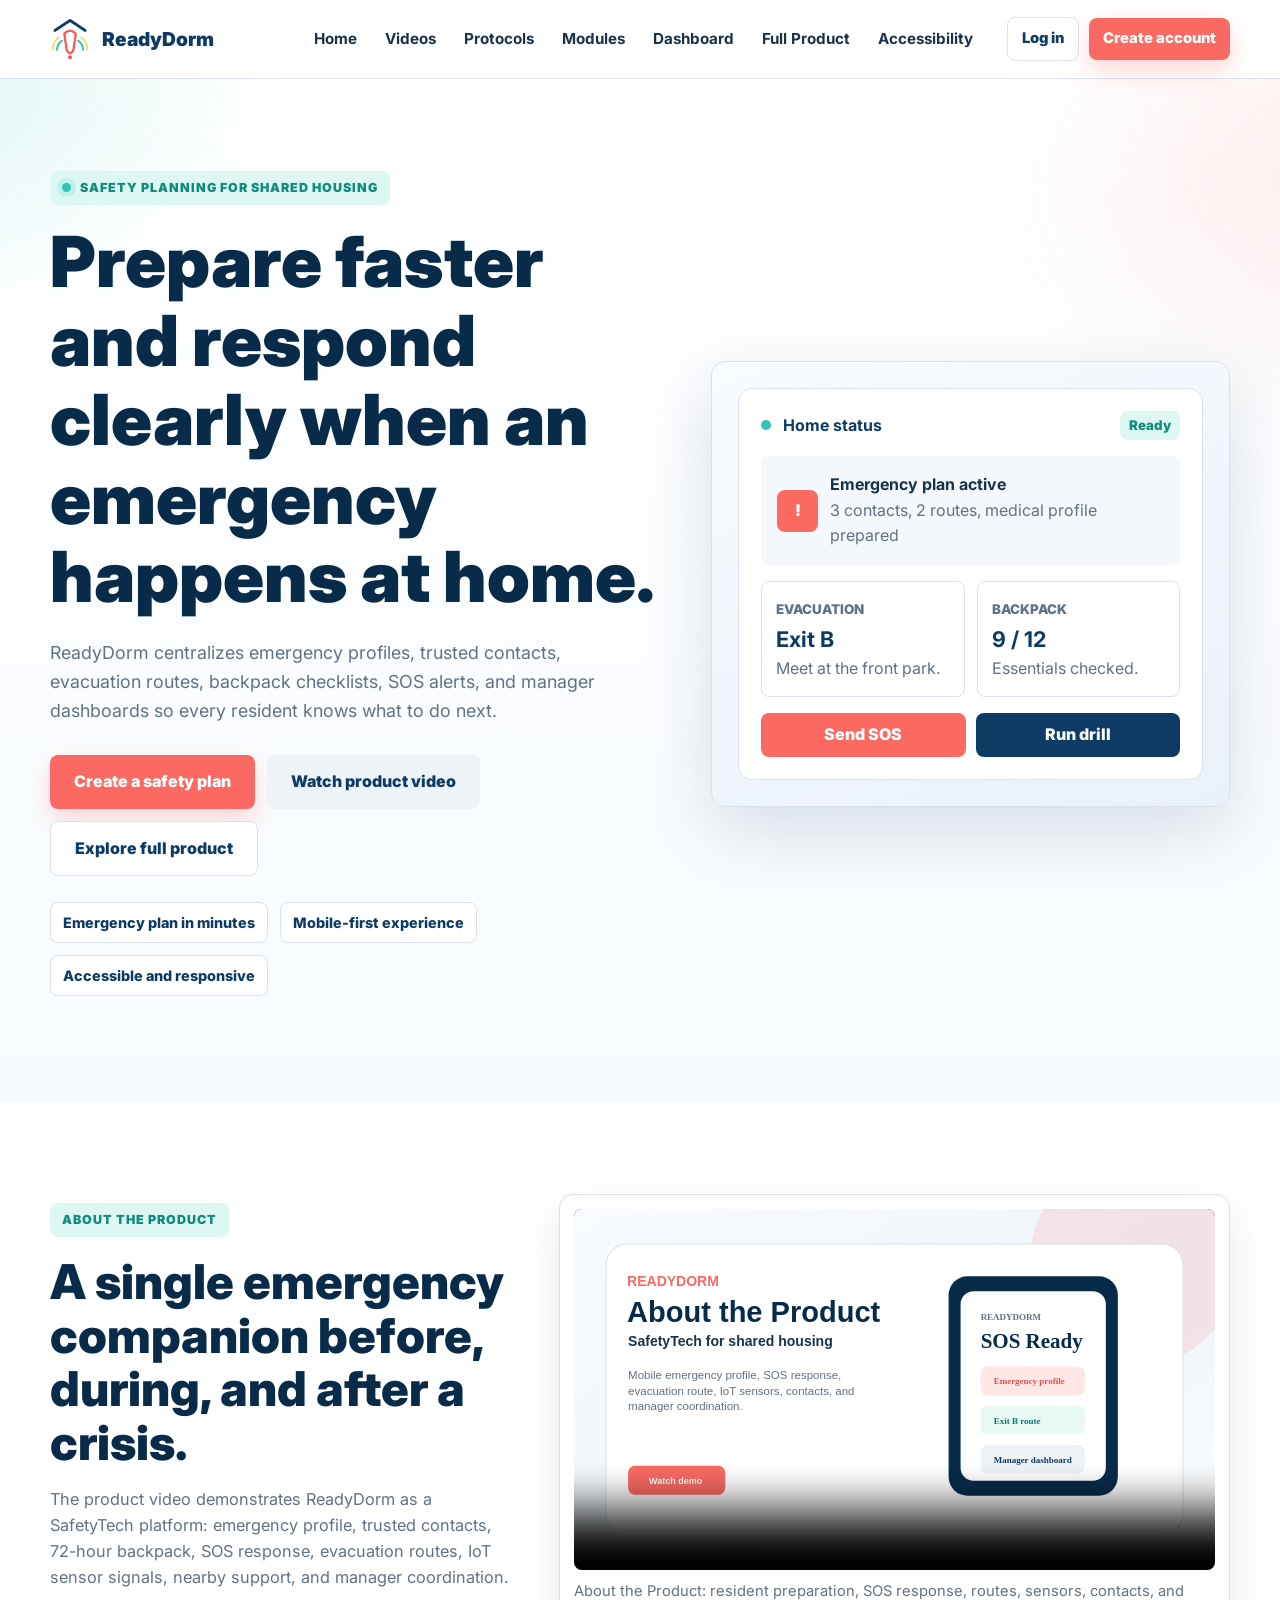
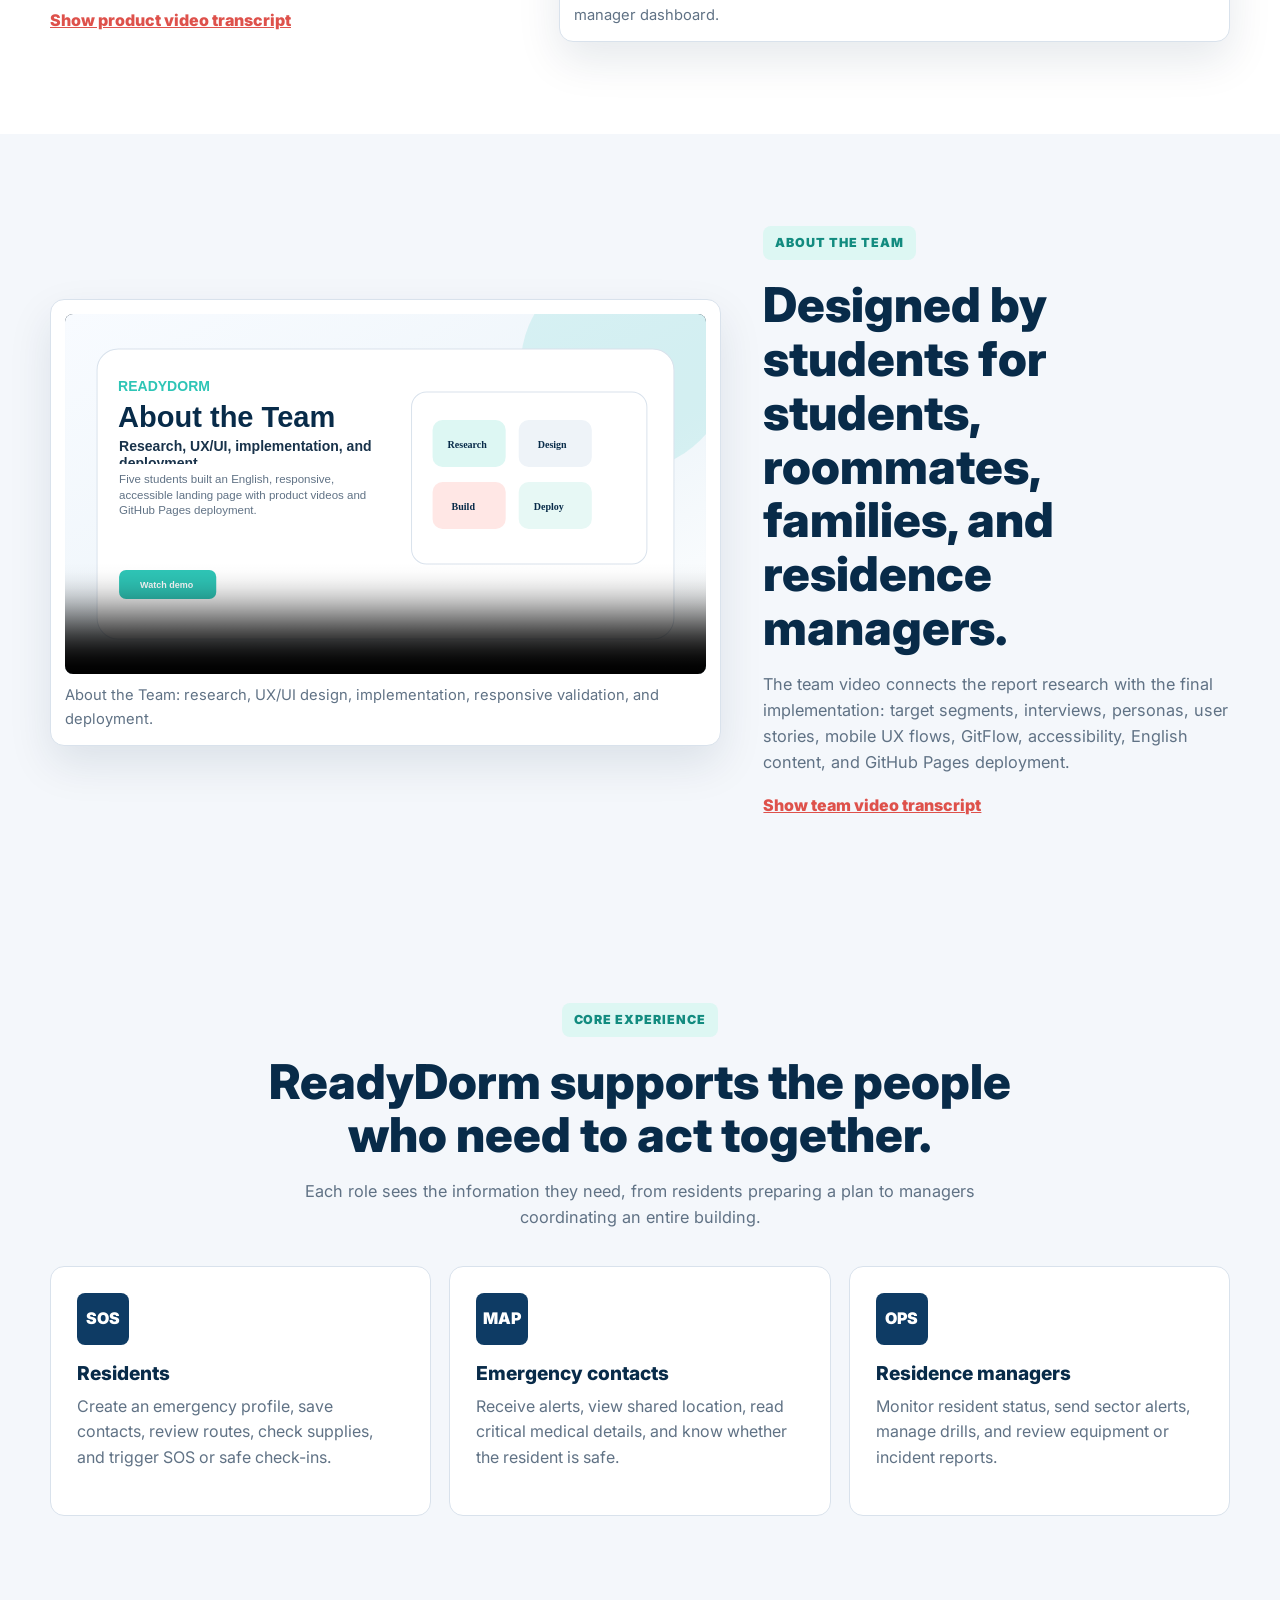
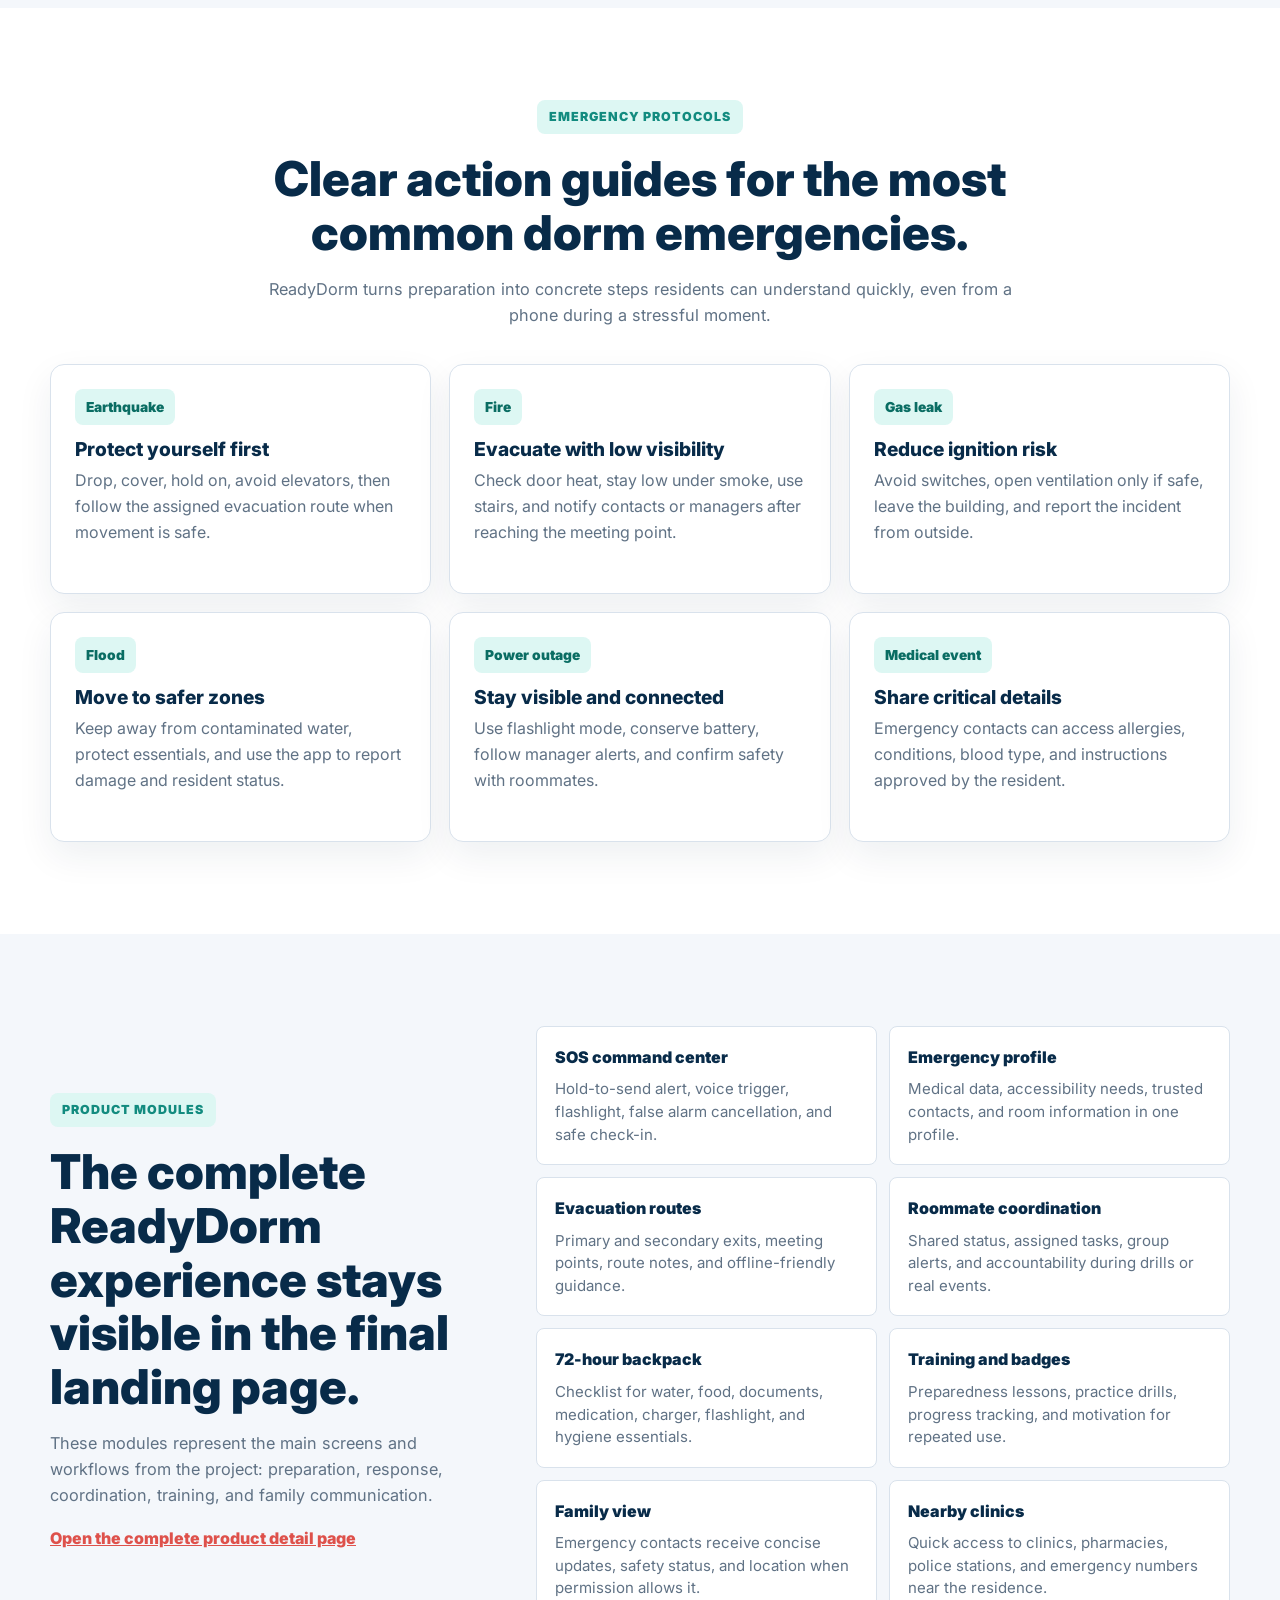
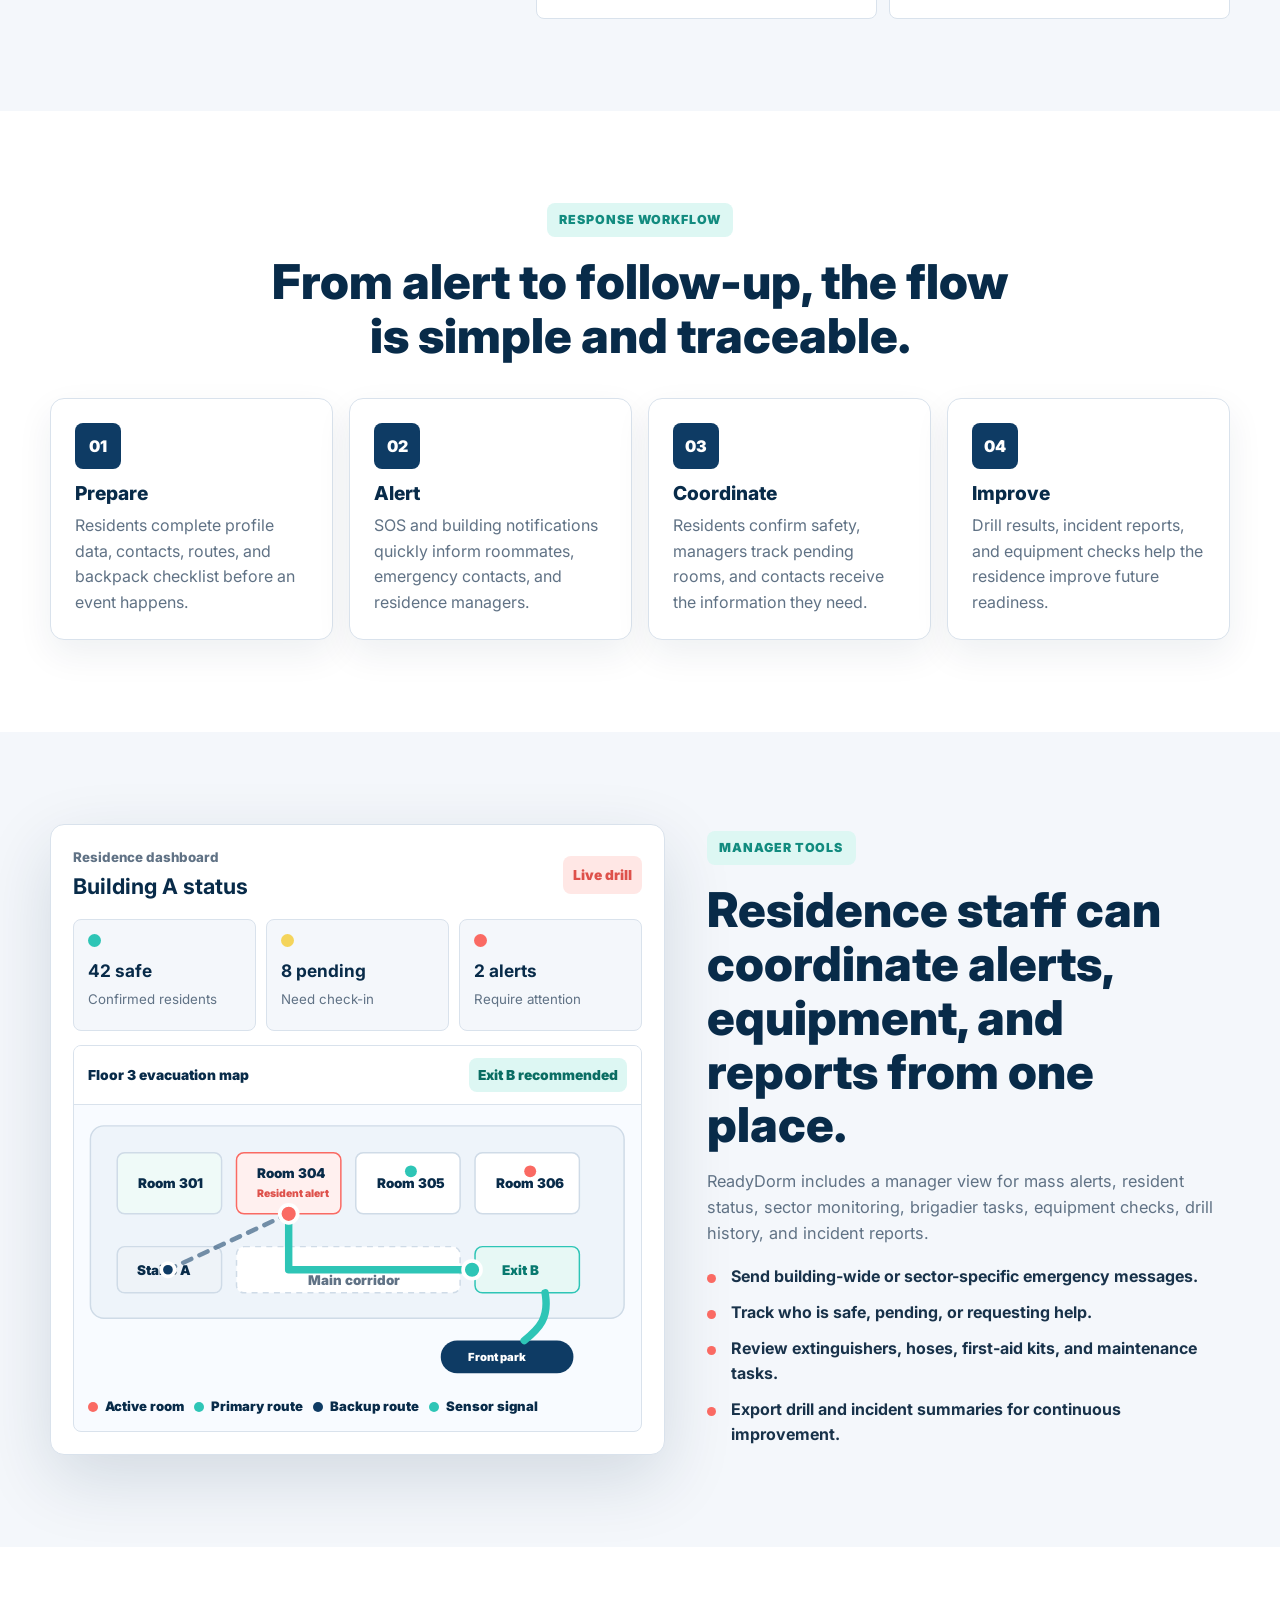
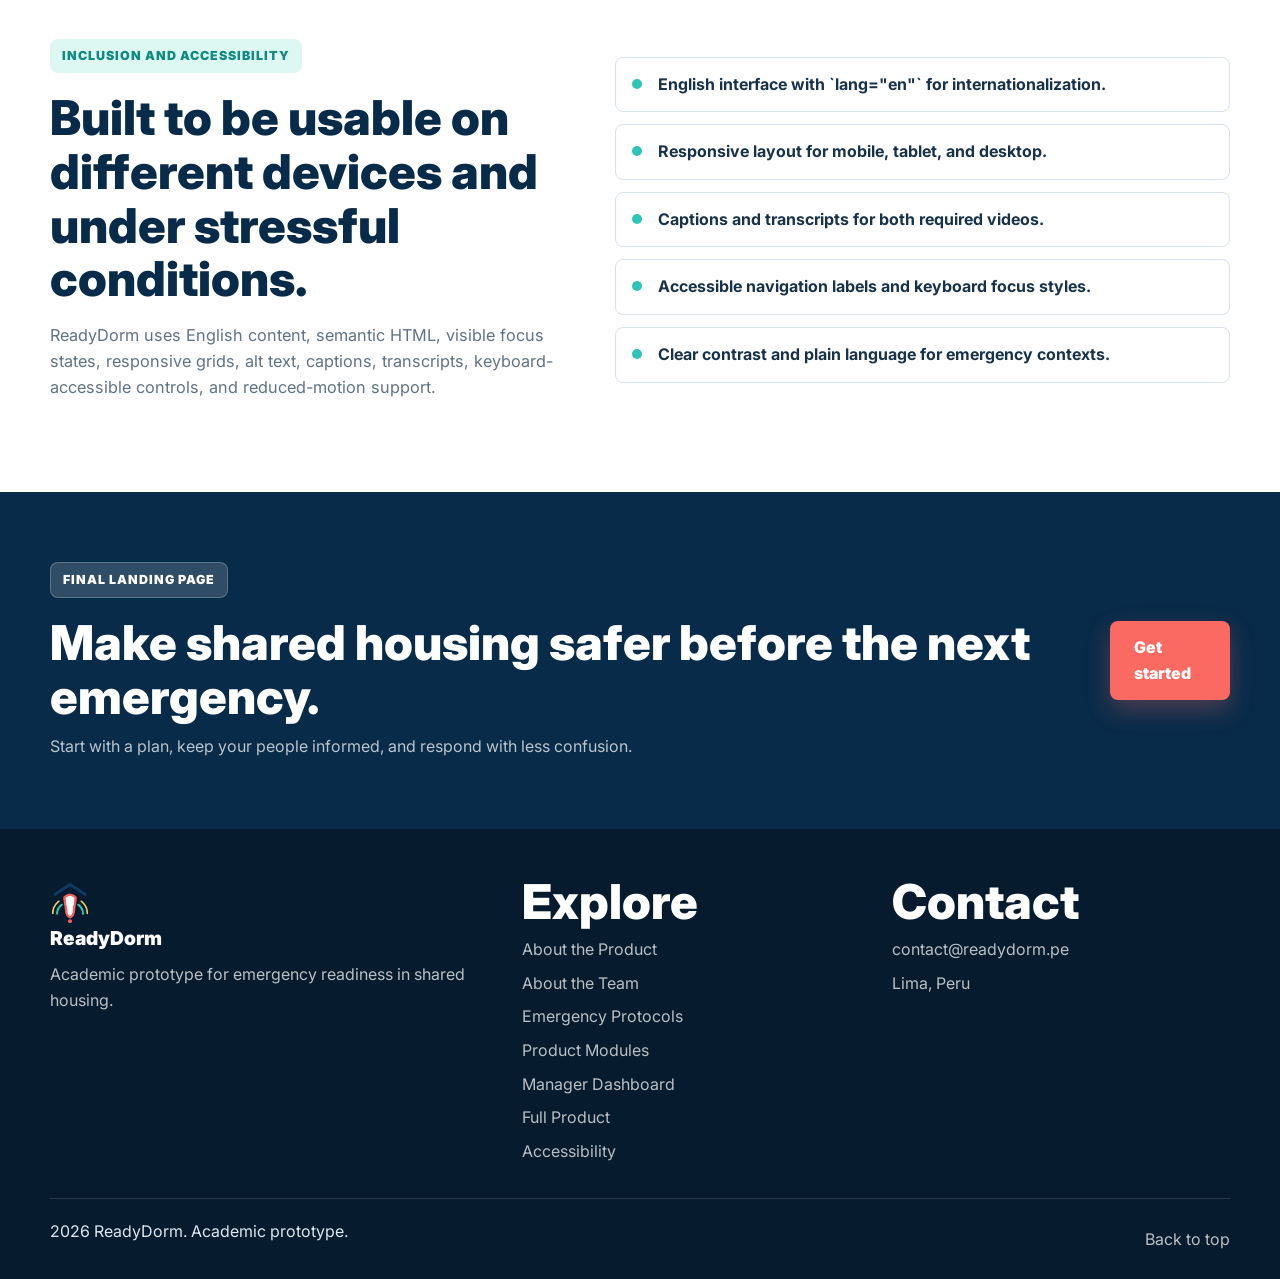
<file: public/index.html>
<!DOCTYPE html>
<html lang="en">
<head>
  <meta charset="UTF-8" />
  <meta name="viewport" content="width=device-width, initial-scale=1.0" />
  <title>ReadyDorm | Emergency readiness for shared housing</title>
  <meta name="description" content="ReadyDorm helps students, roommates, families, and residence managers prepare, respond, and coordinate during residential emergencies." />
  <link rel="preconnect" href="https://fonts.googleapis.com">
  <link rel="preconnect" href="https://fonts.gstatic.com" crossorigin>
  <link href="https://fonts.googleapis.com/css2?family=Inter:wght@400;500;600;700;800;900&display=swap" rel="stylesheet">
  <link rel="icon" href="favicon.ico" type="image/x-icon" />
  <link rel="stylesheet" href="assets/styles/styles.css" />
  <script defer src="assets/scripts/main.js"></script>
</head>
<body>
  <a class="skip-link" href="#main">Skip to main content</a>

  <header class="site-header" id="top">
    <nav class="navbar container" aria-label="Main navigation">
      <a class="brand" href="#home" aria-label="ReadyDorm home">
        <img src="assets/images/readydorm-icon.png" alt="" class="brand-icon" />
        <span class="brand-name">ReadyDorm</span>
      </a>

      <button class="nav-toggle" id="navToggle" type="button" aria-label="Open menu" aria-expanded="false" aria-controls="navMenu">
        <span></span><span></span><span></span>
      </button>

      <div class="nav-menu" id="navMenu">
        <a href="#home" class="nav-link">Home</a>
        <a href="#product" class="nav-link">Videos</a>
        <a href="#protocols" class="nav-link">Protocols</a>
        <a href="#modules" class="nav-link">Modules</a>
        <a href="#manager" class="nav-link">Dashboard</a>
        <a href="product.html" class="nav-link">Full Product</a>
        <a href="#accessibility" class="nav-link">Accessibility</a>
      </div>

      <div class="nav-actions">
        <a href="login.html" class="btn btn-ghost btn-sm">Log in</a>
        <a href="registro.html" class="btn btn-primary btn-sm">Create account</a>
      </div>
    </nav>
  </header>

  <main id="main">
    <section class="hero" id="home">
      <div class="container hero-grid">
        <div class="hero-copy reveal">
          <p class="eyebrow"><span class="pulse-dot" aria-hidden="true"></span> Safety planning for shared housing</p>
          <h1>Prepare faster and respond clearly when an emergency happens at home.</h1>
          <p class="hero-description">
            ReadyDorm centralizes emergency profiles, trusted contacts, evacuation routes, backpack checklists, SOS alerts, and manager dashboards so every resident knows what to do next.
          </p>
          <div class="hero-buttons">
            <a href="registro.html" class="btn btn-primary btn-large">Create a safety plan</a>
            <a href="#product" class="btn btn-soft btn-large">Watch product video</a>
            <a href="product.html" class="btn btn-ghost btn-large">Explore full product</a>
          </div>
          <ul class="trust-row" aria-label="Key benefits">
            <li>Emergency plan in minutes</li>
            <li>Mobile-first experience</li>
            <li>Accessible and responsive</li>
          </ul>
        </div>

        <div class="product-preview reveal delay-1" aria-label="ReadyDorm product preview">
          <div class="preview-card">
            <div class="preview-top">
              <span class="live-dot" aria-hidden="true"></span>
              <strong>Home status</strong>
              <small>Ready</small>
            </div>
            <div class="preview-alert">
              <span aria-hidden="true">!</span>
              <div>
                <strong>Emergency plan active</strong>
                <p>3 contacts, 2 routes, medical profile prepared</p>
              </div>
            </div>
            <div class="preview-grid">
              <article>
                <small>Evacuation</small>
                <strong>Exit B</strong>
                <p>Meet at the front park.</p>
              </article>
              <article>
                <small>Backpack</small>
                <strong>9 / 12</strong>
                <p>Essentials checked.</p>
              </article>
            </div>
            <div class="preview-actions">
              <button type="button">Send SOS</button>
              <button type="button">Run drill</button>
            </div>
          </div>
        </div>
      </div>
    </section>

    <section class="section video-section" id="product" aria-labelledby="product-title">
      <div class="container video-layout">
        <div class="section-copy reveal">
          <span class="section-kicker">About the Product</span>
          <h2 id="product-title">A single emergency companion before, during, and after a crisis.</h2>
          <p>
            The product video demonstrates ReadyDorm as a SafetyTech platform: emergency profile, trusted contacts, 72-hour backpack, SOS response, evacuation routes, IoT sensor signals, nearby support, and manager coordination.
          </p>
          <button class="text-button" type="button" data-toggle-transcript="productTranscript" aria-expanded="false">
            Show product video transcript
          </button>
          <div class="transcript" id="productTranscript" hidden>
            <p><strong>Transcript:</strong> ReadyDorm is a SafetyTech residential platform for students, roommates, managers, and emergency contacts. Residents prepare an emergency profile, trusted contacts, evacuation routes, and a 72-hour backpack. During a crisis, SOS, voice support, flashlight mode, false alarm cancellation, and safe check-ins guide the response. The manager dashboard shows resident status, evacuation routes, meeting points, IoT sensors, and nearby support. Roommates, families, and residence staff coordinate from one shared emergency workflow.</p>
          </div>
        </div>
        <figure class="video-card reveal delay-1">
          <video controls preload="metadata" poster="assets/videos/about-product-poster.svg" aria-label="About the Product video">
            <source src="assets/videos/about-product.webm" type="video/webm">
            <track kind="captions" src="assets/videos/about-product.vtt" srclang="en" label="English captions" default>
            Your browser does not support the video element.
          </video>
          <figcaption>About the Product: resident preparation, SOS response, routes, sensors, contacts, and manager dashboard.</figcaption>
        </figure>
      </div>
    </section>

    <section class="section video-section alt" id="team" aria-labelledby="team-title">
      <div class="container video-layout reverse">
        <figure class="video-card reveal">
          <video controls preload="metadata" poster="assets/videos/about-team-poster.svg" aria-label="About the Team video">
            <source src="assets/videos/about-team.webm" type="video/webm">
            <track kind="captions" src="assets/videos/about-team.vtt" srclang="en" label="English captions" default>
            Your browser does not support the video element.
          </video>
          <figcaption>About the Team: research, UX/UI design, implementation, responsive validation, and deployment.</figcaption>
        </figure>
        <div class="section-copy reveal delay-1">
          <span class="section-kicker">About the Team</span>
          <h2 id="team-title">Designed by students for students, roommates, families, and residence managers.</h2>
          <p>
            The team video connects the report research with the final implementation: target segments, interviews, personas, user stories, mobile UX flows, GitFlow, accessibility, English content, and GitHub Pages deployment.
          </p>
          <button class="text-button" type="button" data-toggle-transcript="teamTranscript" aria-expanded="false">
            Show team video transcript
          </button>
          <div class="transcript" id="teamTranscript" hidden>
            <p><strong>Transcript:</strong> ReadyDorm was built by five students for safer shared housing. The team used the report research: target segments, interviews, personas, user stories, and mobile UX flows. The implementation follows the challenge scope: HTML, CSS, JavaScript, GitFlow, README, and GitHub Pages. The final page is in English, responsive, accessible, and includes About the Product and About the Team videos. The product detail page keeps the extra modules visible without overloading the landing page.</p>
          </div>
        </div>
      </div>
    </section>

    <section class="section features-section" id="features" aria-labelledby="features-title">
      <div class="container">
        <div class="section-heading reveal">
          <span class="section-kicker">Core experience</span>
          <h2 id="features-title">ReadyDorm supports the people who need to act together.</h2>
          <p>Each role sees the information they need, from residents preparing a plan to managers coordinating an entire building.</p>
        </div>
        <div class="feature-grid">
          <article class="feature-card reveal">
            <span class="feature-icon" aria-hidden="true">SOS</span>
            <h3>Residents</h3>
            <p>Create an emergency profile, save contacts, review routes, check supplies, and trigger SOS or safe check-ins.</p>
          </article>
          <article class="feature-card reveal delay-1">
            <span class="feature-icon" aria-hidden="true">MAP</span>
            <h3>Emergency contacts</h3>
            <p>Receive alerts, view shared location, read critical medical details, and know whether the resident is safe.</p>
          </article>
          <article class="feature-card reveal delay-2">
            <span class="feature-icon" aria-hidden="true">OPS</span>
            <h3>Residence managers</h3>
            <p>Monitor resident status, send sector alerts, manage drills, and review equipment or incident reports.</p>
          </article>
        </div>
      </div>
    </section>

    <section class="section protocols-section" id="protocols" aria-labelledby="protocols-title">
      <div class="container">
        <div class="section-heading reveal">
          <span class="section-kicker">Emergency protocols</span>
          <h2 id="protocols-title">Clear action guides for the most common dorm emergencies.</h2>
          <p>ReadyDorm turns preparation into concrete steps residents can understand quickly, even from a phone during a stressful moment.</p>
        </div>

        <div class="protocol-grid">
          <article class="protocol-card reveal">
            <span class="protocol-tag">Earthquake</span>
            <h3>Protect yourself first</h3>
            <p>Drop, cover, hold on, avoid elevators, then follow the assigned evacuation route when movement is safe.</p>
          </article>
          <article class="protocol-card reveal delay-1">
            <span class="protocol-tag">Fire</span>
            <h3>Evacuate with low visibility</h3>
            <p>Check door heat, stay low under smoke, use stairs, and notify contacts or managers after reaching the meeting point.</p>
          </article>
          <article class="protocol-card reveal delay-2">
            <span class="protocol-tag">Gas leak</span>
            <h3>Reduce ignition risk</h3>
            <p>Avoid switches, open ventilation only if safe, leave the building, and report the incident from outside.</p>
          </article>
          <article class="protocol-card reveal">
            <span class="protocol-tag">Flood</span>
            <h3>Move to safer zones</h3>
            <p>Keep away from contaminated water, protect essentials, and use the app to report damage and resident status.</p>
          </article>
          <article class="protocol-card reveal delay-1">
            <span class="protocol-tag">Power outage</span>
            <h3>Stay visible and connected</h3>
            <p>Use flashlight mode, conserve battery, follow manager alerts, and confirm safety with roommates.</p>
          </article>
          <article class="protocol-card reveal delay-2">
            <span class="protocol-tag">Medical event</span>
            <h3>Share critical details</h3>
            <p>Emergency contacts can access allergies, conditions, blood type, and instructions approved by the resident.</p>
          </article>
        </div>
      </div>
    </section>

    <section class="section modules-section" id="modules" aria-labelledby="modules-title">
      <div class="container module-layout">
        <div class="section-copy reveal">
          <span class="section-kicker">Product modules</span>
          <h2 id="modules-title">The complete ReadyDorm experience stays visible in the final landing page.</h2>
          <p>These modules represent the main screens and workflows from the project: preparation, response, coordination, training, and family communication.</p>
          <a href="product.html" class="text-button detail-link">Open the complete product detail page</a>
        </div>

        <div class="module-panel reveal delay-1" aria-label="ReadyDorm module highlights">
          <article>
            <strong>SOS command center</strong>
            <span>Hold-to-send alert, voice trigger, flashlight, false alarm cancellation, and safe check-in.</span>
          </article>
          <article>
            <strong>Emergency profile</strong>
            <span>Medical data, accessibility needs, trusted contacts, and room information in one profile.</span>
          </article>
          <article>
            <strong>Evacuation routes</strong>
            <span>Primary and secondary exits, meeting points, route notes, and offline-friendly guidance.</span>
          </article>
          <article>
            <strong>Roommate coordination</strong>
            <span>Shared status, assigned tasks, group alerts, and accountability during drills or real events.</span>
          </article>
          <article>
            <strong>72-hour backpack</strong>
            <span>Checklist for water, food, documents, medication, charger, flashlight, and hygiene essentials.</span>
          </article>
          <article>
            <strong>Training and badges</strong>
            <span>Preparedness lessons, practice drills, progress tracking, and motivation for repeated use.</span>
          </article>
          <article>
            <strong>Family view</strong>
            <span>Emergency contacts receive concise updates, safety status, and location when permission allows it.</span>
          </article>
          <article>
            <strong>Nearby clinics</strong>
            <span>Quick access to clinics, pharmacies, police stations, and emergency numbers near the residence.</span>
          </article>
        </div>
      </div>
    </section>

    <section class="section workflow-section" aria-labelledby="workflow-title">
      <div class="container">
        <div class="section-heading reveal">
          <span class="section-kicker">Response workflow</span>
          <h2 id="workflow-title">From alert to follow-up, the flow is simple and traceable.</h2>
        </div>
        <div class="workflow-grid">
          <article class="workflow-step reveal">
            <span>01</span>
            <h3>Prepare</h3>
            <p>Residents complete profile data, contacts, routes, and backpack checklist before an event happens.</p>
          </article>
          <article class="workflow-step reveal delay-1">
            <span>02</span>
            <h3>Alert</h3>
            <p>SOS and building notifications quickly inform roommates, emergency contacts, and residence managers.</p>
          </article>
          <article class="workflow-step reveal delay-2">
            <span>03</span>
            <h3>Coordinate</h3>
            <p>Residents confirm safety, managers track pending rooms, and contacts receive the information they need.</p>
          </article>
          <article class="workflow-step reveal">
            <span>04</span>
            <h3>Improve</h3>
            <p>Drill results, incident reports, and equipment checks help the residence improve future readiness.</p>
          </article>
        </div>
      </div>
    </section>

    <section class="section manager-section" id="manager" aria-labelledby="manager-title">
      <div class="container manager-layout">
        <div class="dashboard-card reveal" aria-label="Residence manager dashboard preview">
          <div class="dashboard-top">
            <div>
              <small>Residence dashboard</small>
              <strong>Building A status</strong>
            </div>
            <span>Live drill</span>
          </div>
          <div class="status-board">
            <div class="status-row">
              <span class="status-dot safe" aria-hidden="true"></span>
              <strong>42 safe</strong>
              <small>Confirmed residents</small>
            </div>
            <div class="status-row">
              <span class="status-dot pending" aria-hidden="true"></span>
              <strong>8 pending</strong>
              <small>Need check-in</small>
            </div>
            <div class="status-row">
              <span class="status-dot alert" aria-hidden="true"></span>
              <strong>2 alerts</strong>
              <small>Require attention</small>
            </div>
          </div>
          <div class="floorplan-preview" aria-label="Evacuation floor plan preview">
            <div class="floorplan-toolbar">
              <span>Floor 3 evacuation map</span>
              <strong>Exit B recommended</strong>
            </div>
            <svg class="floorplan-svg" viewBox="0 0 760 380" role="img" aria-labelledby="floorplan-title floorplan-desc">
              <title id="floorplan-title">ReadyDorm evacuation map preview</title>
              <desc id="floorplan-desc">A residence floor plan showing rooms, hallway route, emergency exits, sensors, and the outdoor meeting point.</desc>
              <rect x="22" y="28" width="716" height="258" rx="18" class="floor-shell" />
              <rect x="58" y="64" width="140" height="82" rx="10" class="room safe-room" />
              <text x="86" y="112" class="room-label">Room 301</text>
              <rect x="218" y="64" width="140" height="82" rx="10" class="room current-room" />
              <text x="246" y="98" class="room-label">Room 304</text>
              <text x="246" y="123" class="room-sub">Resident alert</text>
              <rect x="378" y="64" width="140" height="82" rx="10" class="room" />
              <text x="406" y="112" class="room-label">Room 305</text>
              <rect x="538" y="64" width="140" height="82" rx="10" class="room" />
              <text x="566" y="112" class="room-label">Room 306</text>

              <rect x="58" y="190" width="140" height="62" rx="10" class="support-room" />
              <text x="84" y="228" class="room-label">Stairs A</text>
              <rect x="538" y="190" width="140" height="62" rx="10" class="exit-room" />
              <text x="574" y="228" class="exit-label">Exit B</text>
              <rect x="218" y="190" width="300" height="62" rx="10" class="hall" />
              <text x="314" y="242" class="hall-label">Main corridor</text>

              <path d="M288 146 L288 221 L534 221" class="route-primary" />
              <path d="M288 146 L126 221" class="route-secondary" />
              <circle cx="288" cy="146" r="12" class="pin alert-pin" />
              <circle cx="534" cy="221" r="12" class="pin exit-pin" />
              <circle cx="126" cy="221" r="9" class="pin backup-pin" />
              <circle cx="452" cy="89" r="8" class="sensor sensor-ok" />
              <circle cx="612" cy="89" r="8" class="sensor sensor-risk" />

              <rect x="492" y="316" width="178" height="44" rx="22" class="meeting-chip" />
              <text x="528" y="344" class="meeting-label">Front park</text>
              <path d="M632 252 C638 286 624 300 604 316" class="outside-route" />
            </svg>
            <div class="floorplan-legend" aria-label="Map legend">
              <span><i class="legend-dot alert"></i>Active room</span>
              <span><i class="legend-dot primary"></i>Primary route</span>
              <span><i class="legend-dot backup"></i>Backup route</span>
              <span><i class="legend-dot sensor"></i>Sensor signal</span>
            </div>
          </div>
        </div>

        <div class="section-copy reveal delay-1">
          <span class="section-kicker">Manager tools</span>
          <h2 id="manager-title">Residence staff can coordinate alerts, equipment, and reports from one place.</h2>
          <p>ReadyDorm includes a manager view for mass alerts, resident status, sector monitoring, brigadier tasks, equipment checks, drill history, and incident reports.</p>
          <ul class="manager-list">
            <li>Send building-wide or sector-specific emergency messages.</li>
            <li>Track who is safe, pending, or requesting help.</li>
            <li>Review extinguishers, hoses, first-aid kits, and maintenance tasks.</li>
            <li>Export drill and incident summaries for continuous improvement.</li>
          </ul>
        </div>
      </div>
    </section>

    <section class="section accessibility-section" id="accessibility" aria-labelledby="accessibility-title">
      <div class="container accessibility-grid">
        <div class="section-copy reveal">
          <span class="section-kicker">Inclusion and accessibility</span>
          <h2 id="accessibility-title">Built to be usable on different devices and under stressful conditions.</h2>
          <p>ReadyDorm uses English content, semantic HTML, visible focus states, responsive grids, alt text, captions, transcripts, keyboard-accessible controls, and reduced-motion support.</p>
        </div>
        <ul class="check-list reveal delay-1">
          <li>English interface with `lang="en"` for internationalization.</li>
          <li>Responsive layout for mobile, tablet, and desktop.</li>
          <li>Captions and transcripts for both required videos.</li>
          <li>Accessible navigation labels and keyboard focus styles.</li>
          <li>Clear contrast and plain language for emergency contexts.</li>
        </ul>
      </div>
    </section>

    <section class="cta-section" aria-labelledby="cta-title">
      <div class="container cta-card reveal">
        <div>
          <span class="section-kicker light">Final landing page</span>
          <h2 id="cta-title">Make shared housing safer before the next emergency.</h2>
          <p>Start with a plan, keep your people informed, and respond with less confusion.</p>
        </div>
        <a href="registro.html" class="btn btn-primary btn-large">Get started</a>
      </div>
    </section>
  </main>

  <footer class="footer">
    <div class="container footer-grid">
      <div>
        <a class="brand footer-brand" href="#home" aria-label="ReadyDorm home">
          <img src="assets/images/readydorm-icon.png" alt="" class="brand-icon" />
          <span class="brand-name">ReadyDorm</span>
        </a>
        <p>Academic prototype for emergency readiness in shared housing.</p>
      </div>
      <nav aria-label="Footer navigation">
        <h2>Explore</h2>
        <a href="#product">About the Product</a>
        <a href="#team">About the Team</a>
        <a href="#protocols">Emergency Protocols</a>
        <a href="#modules">Product Modules</a>
        <a href="#manager">Manager Dashboard</a>
        <a href="product.html">Full Product</a>
        <a href="#accessibility">Accessibility</a>
      </nav>
      <div>
        <h2>Contact</h2>
        <p>contact@readydorm.pe</p>
        <p>Lima, Peru</p>
      </div>
    </div>
    <div class="container footer-bottom">
      <span>2026 ReadyDorm. Academic prototype.</span>
      <a href="#top">Back to top</a>
    </div>
  </footer>
</body>
</html>
</file>
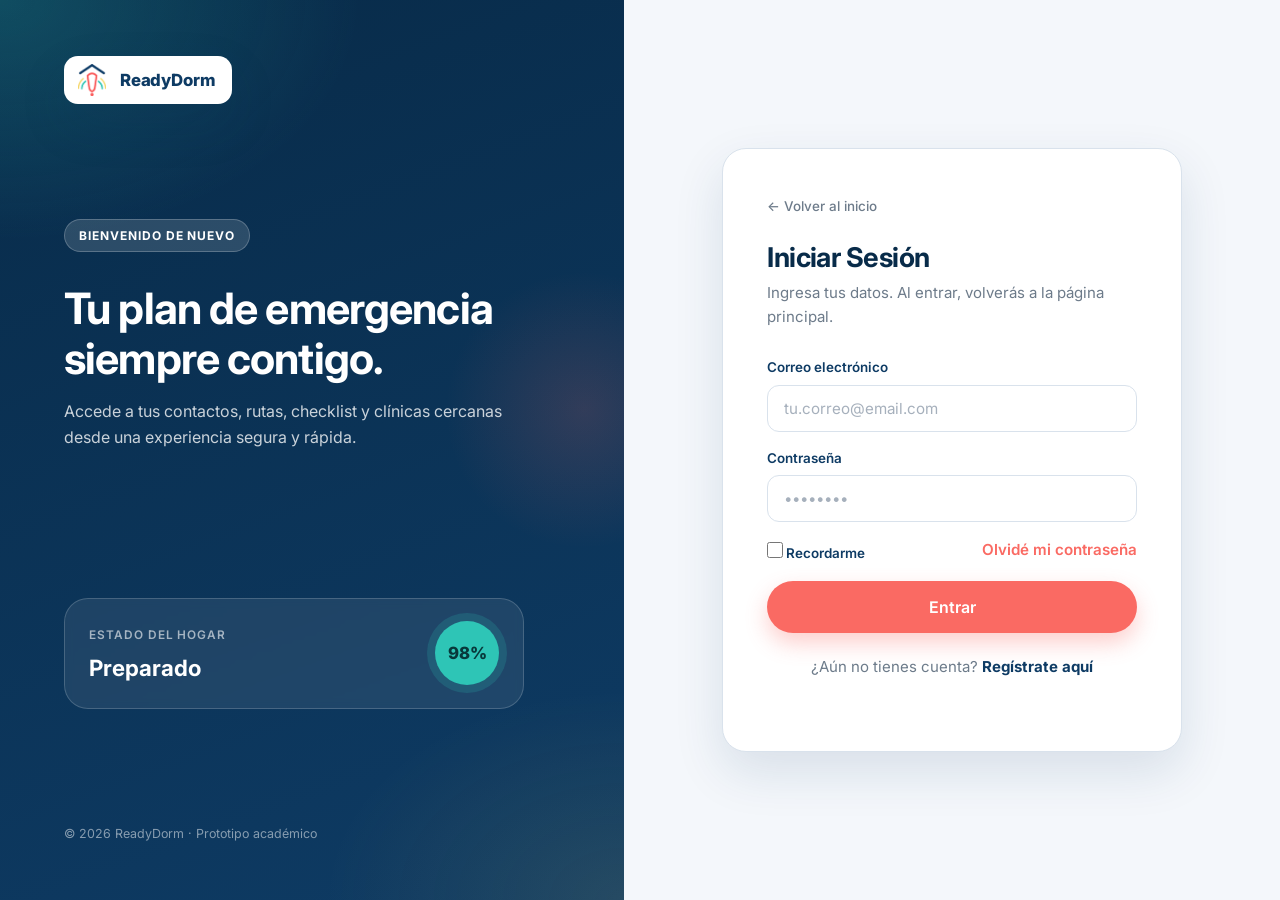
<file: login.html>
<!DOCTYPE html>
<html lang="es">
<head>
  <meta charset="UTF-8" />
  <meta name="viewport" content="width=device-width, initial-scale=1.0" />
  <title>Iniciar Sesión | ReadyDorm</title>
  <link rel="preconnect" href="https://fonts.googleapis.com">
  <link rel="preconnect" href="https://fonts.gstatic.com" crossorigin>
  <link href="https://fonts.googleapis.com/css2?family=Inter:wght@400;500;600;700;800;900&display=swap" rel="stylesheet">
  <link rel="icon" href="assets/readydorm-icon.png" type="image/png" />
  <link rel="stylesheet" href="css/style.css" />
  <script defer src="js/main.js"></script>
</head>
<body class="auth-body">

  <main class="auth-layout">

    <!-- ============ COLUMNA IZQUIERDA (visual) ============ -->
    <section class="auth-visual">
      <a class="brand auth-brand" href="index.html#inicio" aria-label="Volver a ReadyDorm">
        <img src="assets/readydorm-icon.png" alt="ReadyDorm" class="brand-icon" />
        <span class="brand-name">ReadyDorm</span>
      </a>

      <div class="auth-message">
        <span class="section-kicker light">Bienvenido de nuevo</span>
        <h1>Tu plan de emergencia siempre contigo.</h1>
        <p>Accede a tus contactos, rutas, checklist y clínicas cercanas desde una experiencia segura y rápida.</p>
      </div>

      <div class="auth-status-card">
        <div>
          <small>Estado del hogar</small>
          <strong>Preparado</strong>
        </div>
        <span>98%</span>
      </div>

      <p class="auth-footer-meta">© 2026 ReadyDorm · Prototipo académico</p>
    </section>

    <!-- ============ COLUMNA DERECHA (formulario) ============ -->
    <section class="auth-form-panel">
      <div class="auth-form-card">
        <a href="index.html#inicio" class="back-link">← Volver al inicio</a>
        <h2>Iniciar Sesión</h2>
        <p>Ingresa tus datos. Al entrar, volverás a la página principal.</p>

        <form class="auth-form" id="loginForm">
          <label>
            Correo electrónico
            <input type="email" placeholder="tu.correo@email.com" required>
          </label>
          <label>
            Contraseña
            <input type="password" placeholder="••••••••" required>
          </label>
          <div class="form-row">
            <label class="check-label"><input type="checkbox"> Recordarme</label>
            <a href="#" class="text-link">Olvidé mi contraseña</a>
          </div>
          <button type="submit" class="btn btn-primary btn-full btn-large">Entrar</button>
        </form>

        <p class="auth-switch">¿Aún no tienes cuenta? <a href="registro.html">Regístrate aquí</a></p>
      </div>
    </section>

  </main>

</body>
</html>
</file>
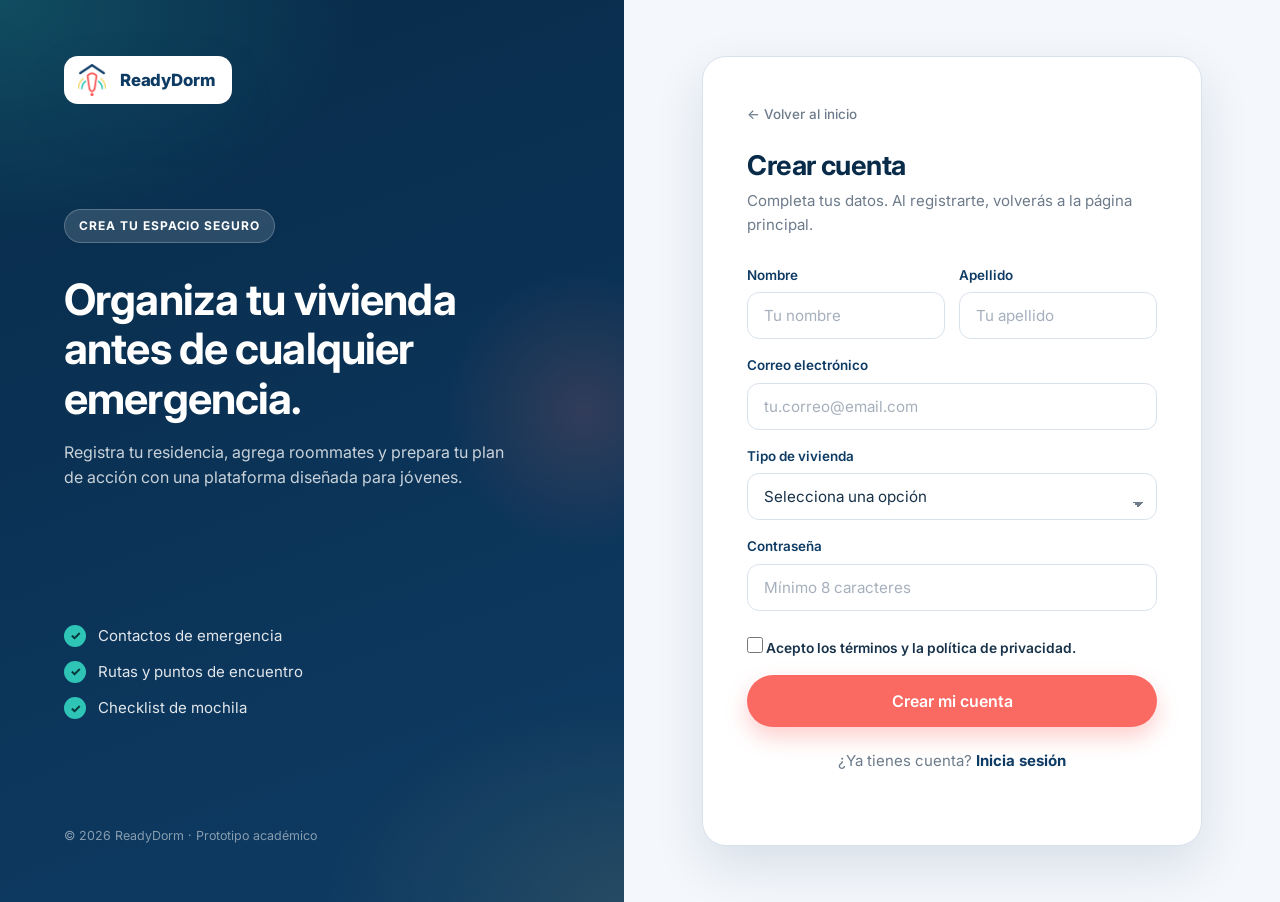
<file: registro.html>
<!DOCTYPE html>
<html lang="es">
<head>
  <meta charset="UTF-8" />
  <meta name="viewport" content="width=device-width, initial-scale=1.0" />
  <title>Registrarse | ReadyDorm</title>
  <link rel="preconnect" href="https://fonts.googleapis.com">
  <link rel="preconnect" href="https://fonts.gstatic.com" crossorigin>
  <link href="https://fonts.googleapis.com/css2?family=Inter:wght@400;500;600;700;800;900&display=swap" rel="stylesheet">
  <link rel="icon" href="assets/readydorm-icon.png" type="image/png" />
  <link rel="stylesheet" href="css/style.css" />
  <script defer src="js/main.js"></script>
</head>
<body class="auth-body register-page">

  <main class="auth-layout">

    <!-- ============ COLUMNA IZQUIERDA (visual) ============ -->
    <section class="auth-visual register-visual">
      <a class="brand auth-brand" href="index.html#inicio" aria-label="Volver a ReadyDorm">
        <img src="assets/readydorm-icon.png" alt="ReadyDorm" class="brand-icon" />
        <span class="brand-name">ReadyDorm</span>
      </a>

      <div class="auth-message">
        <span class="section-kicker light">Crea tu espacio seguro</span>
        <h1>Organiza tu vivienda antes de cualquier emergencia.</h1>
        <p>Registra tu residencia, agrega roommates y prepara tu plan de acción con una plataforma diseñada para jóvenes.</p>
      </div>

      <div class="register-benefits">
        <span>Contactos de emergencia</span>
        <span>Rutas y puntos de encuentro</span>
        <span>Checklist de mochila</span>
      </div>

      <p class="auth-footer-meta">© 2026 ReadyDorm · Prototipo académico</p>
    </section>

    <!-- ============ COLUMNA DERECHA (formulario) ============ -->
    <section class="auth-form-panel">
      <div class="auth-form-card register-card">
        <a href="index.html#inicio" class="back-link">← Volver al inicio</a>
        <h2>Crear cuenta</h2>
        <p>Completa tus datos. Al registrarte, volverás a la página principal.</p>

        <form class="auth-form" id="registerForm">
          <div class="two-field-grid">
            <label>
              Nombre
              <input type="text" placeholder="Tu nombre" required>
            </label>
            <label>
              Apellido
              <input type="text" placeholder="Tu apellido" required>
            </label>
          </div>
          <label>
            Correo electrónico
            <input type="email" placeholder="tu.correo@email.com" required>
          </label>
          <label>
            Tipo de vivienda
            <select required>
              <option value="">Selecciona una opción</option>
              <option>Departamento con roommates</option>
              <option>Residencia universitaria</option>
              <option>Vivo solo / sola</option>
              <option>Casa familiar</option>
              <option>Gestor de propiedad</option>
            </select>
          </label>
          <label>
            Contraseña
            <input type="password" placeholder="Mínimo 8 caracteres" required minlength="8">
          </label>
          <label class="check-label terms">
            <input type="checkbox" required> Acepto los términos y la política de privacidad.
          </label>
          <button type="submit" class="btn btn-primary btn-full btn-large">Crear mi cuenta</button>
        </form>

        <p class="auth-switch">¿Ya tienes cuenta? <a href="login.html">Inicia sesión</a></p>
      </div>
    </section>

  </main>

</body>
</html>
</file>
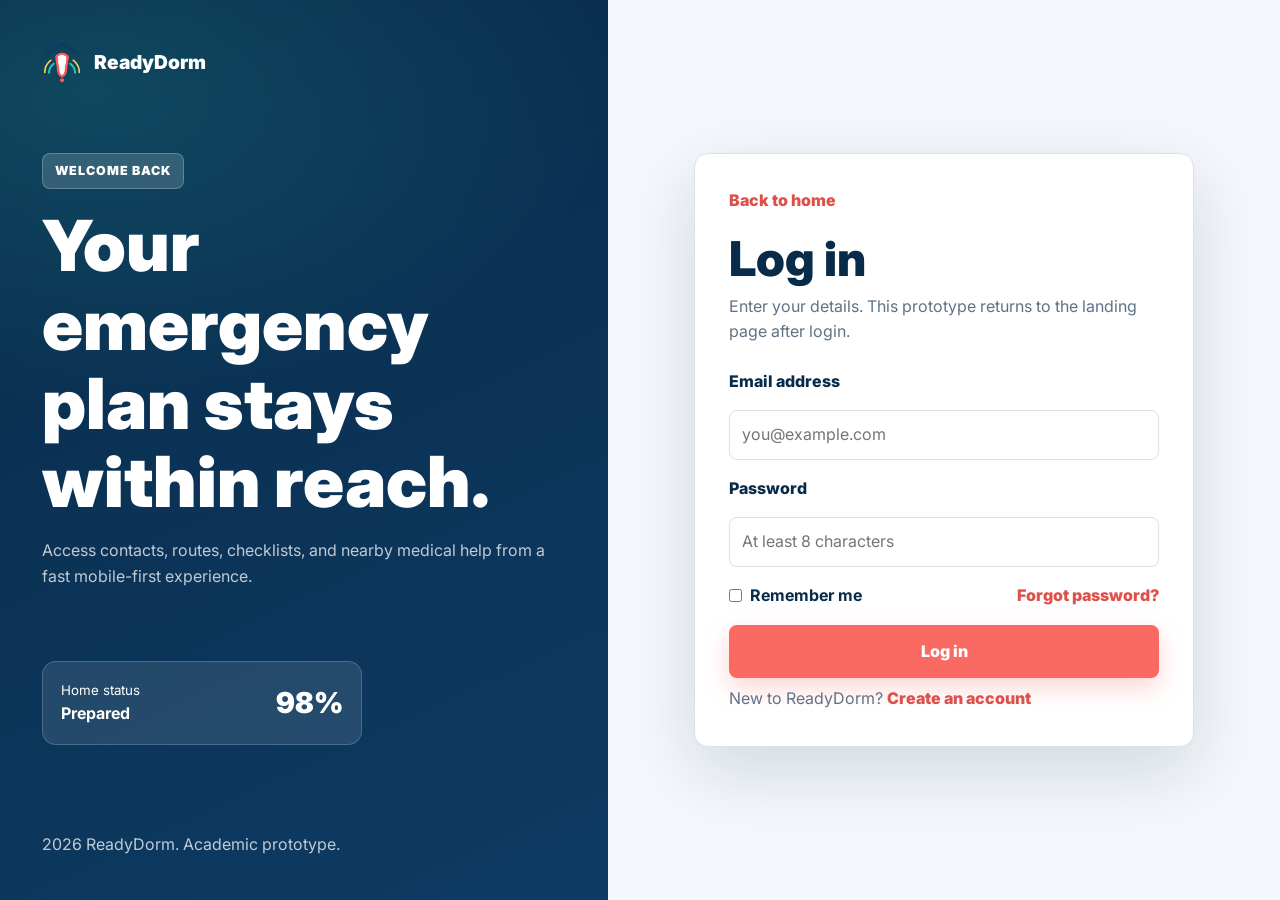
<file: public/login.html>
<!DOCTYPE html>
<html lang="en">
<head>
  <meta charset="UTF-8" />
  <meta name="viewport" content="width=device-width, initial-scale=1.0" />
  <title>Log in | ReadyDorm</title>
  <meta name="description" content="Log in to the ReadyDorm academic prototype." />
  <link rel="preconnect" href="https://fonts.googleapis.com">
  <link rel="preconnect" href="https://fonts.gstatic.com" crossorigin>
  <link href="https://fonts.googleapis.com/css2?family=Inter:wght@400;500;600;700;800;900&display=swap" rel="stylesheet">
  <link rel="icon" href="favicon.ico" type="image/x-icon" />
  <link rel="stylesheet" href="assets/styles/styles.css" />
  <script defer src="assets/scripts/main.js"></script>
</head>
<body class="auth-body">
  <a class="skip-link" href="#loginForm">Skip to login form</a>

  <main class="auth-layout">
    <section class="auth-visual" aria-labelledby="login-title">
      <a class="brand auth-brand" href="index.html#home" aria-label="Back to ReadyDorm home">
        <img src="assets/images/readydorm-icon.png" alt="" class="brand-icon" />
        <span class="brand-name">ReadyDorm</span>
      </a>

      <div class="auth-message">
        <span class="section-kicker light">Welcome back</span>
        <h1 id="login-title">Your emergency plan stays within reach.</h1>
        <p>Access contacts, routes, checklists, and nearby medical help from a fast mobile-first experience.</p>
      </div>

      <div class="auth-status-card" aria-label="Prepared home status">
        <div>
          <small>Home status</small>
          <strong>Prepared</strong>
        </div>
        <span>98%</span>
      </div>

      <p class="auth-footer-meta">2026 ReadyDorm. Academic prototype.</p>
    </section>

    <section class="auth-form-panel" aria-labelledby="form-title">
      <div class="auth-form-card">
        <a href="index.html#home" class="back-link">Back to home</a>
        <h2 id="form-title">Log in</h2>
        <p>Enter your details. This prototype returns to the landing page after login.</p>

        <form class="auth-form" id="loginForm">
          <label for="email">Email address</label>
          <input id="email" name="email" type="email" placeholder="you@example.com" autocomplete="email" required>

          <label for="password">Password</label>
          <input id="password" name="password" type="password" placeholder="At least 8 characters" autocomplete="current-password" required>

          <div class="form-row">
            <label class="check-label" for="remember">
              <input id="remember" type="checkbox"> Remember me
            </label>
            <a href="#" class="text-link">Forgot password?</a>
          </div>

          <button type="submit" class="btn btn-primary btn-full btn-large">Log in</button>
        </form>

        <p class="auth-switch">New to ReadyDorm? <a href="registro.html">Create an account</a></p>
      </div>
    </section>
  </main>
</body>
</html>
</file>
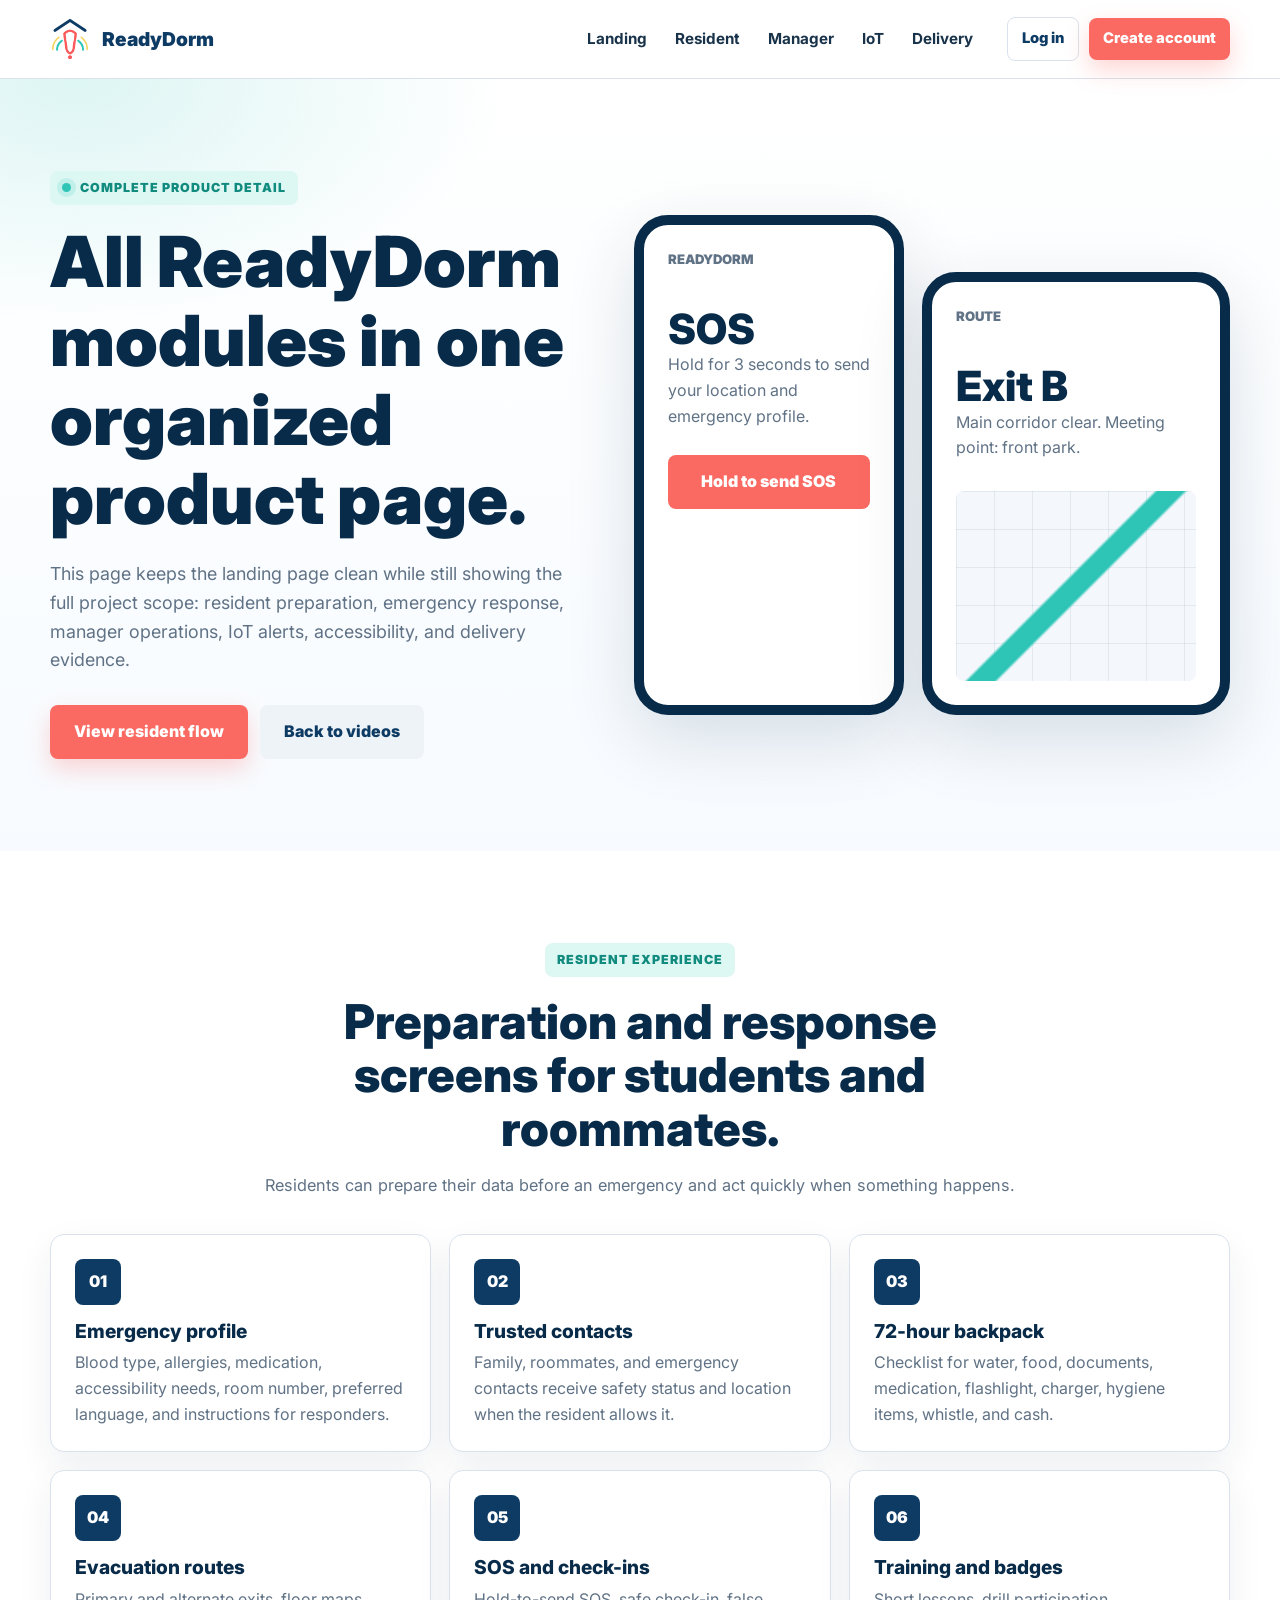
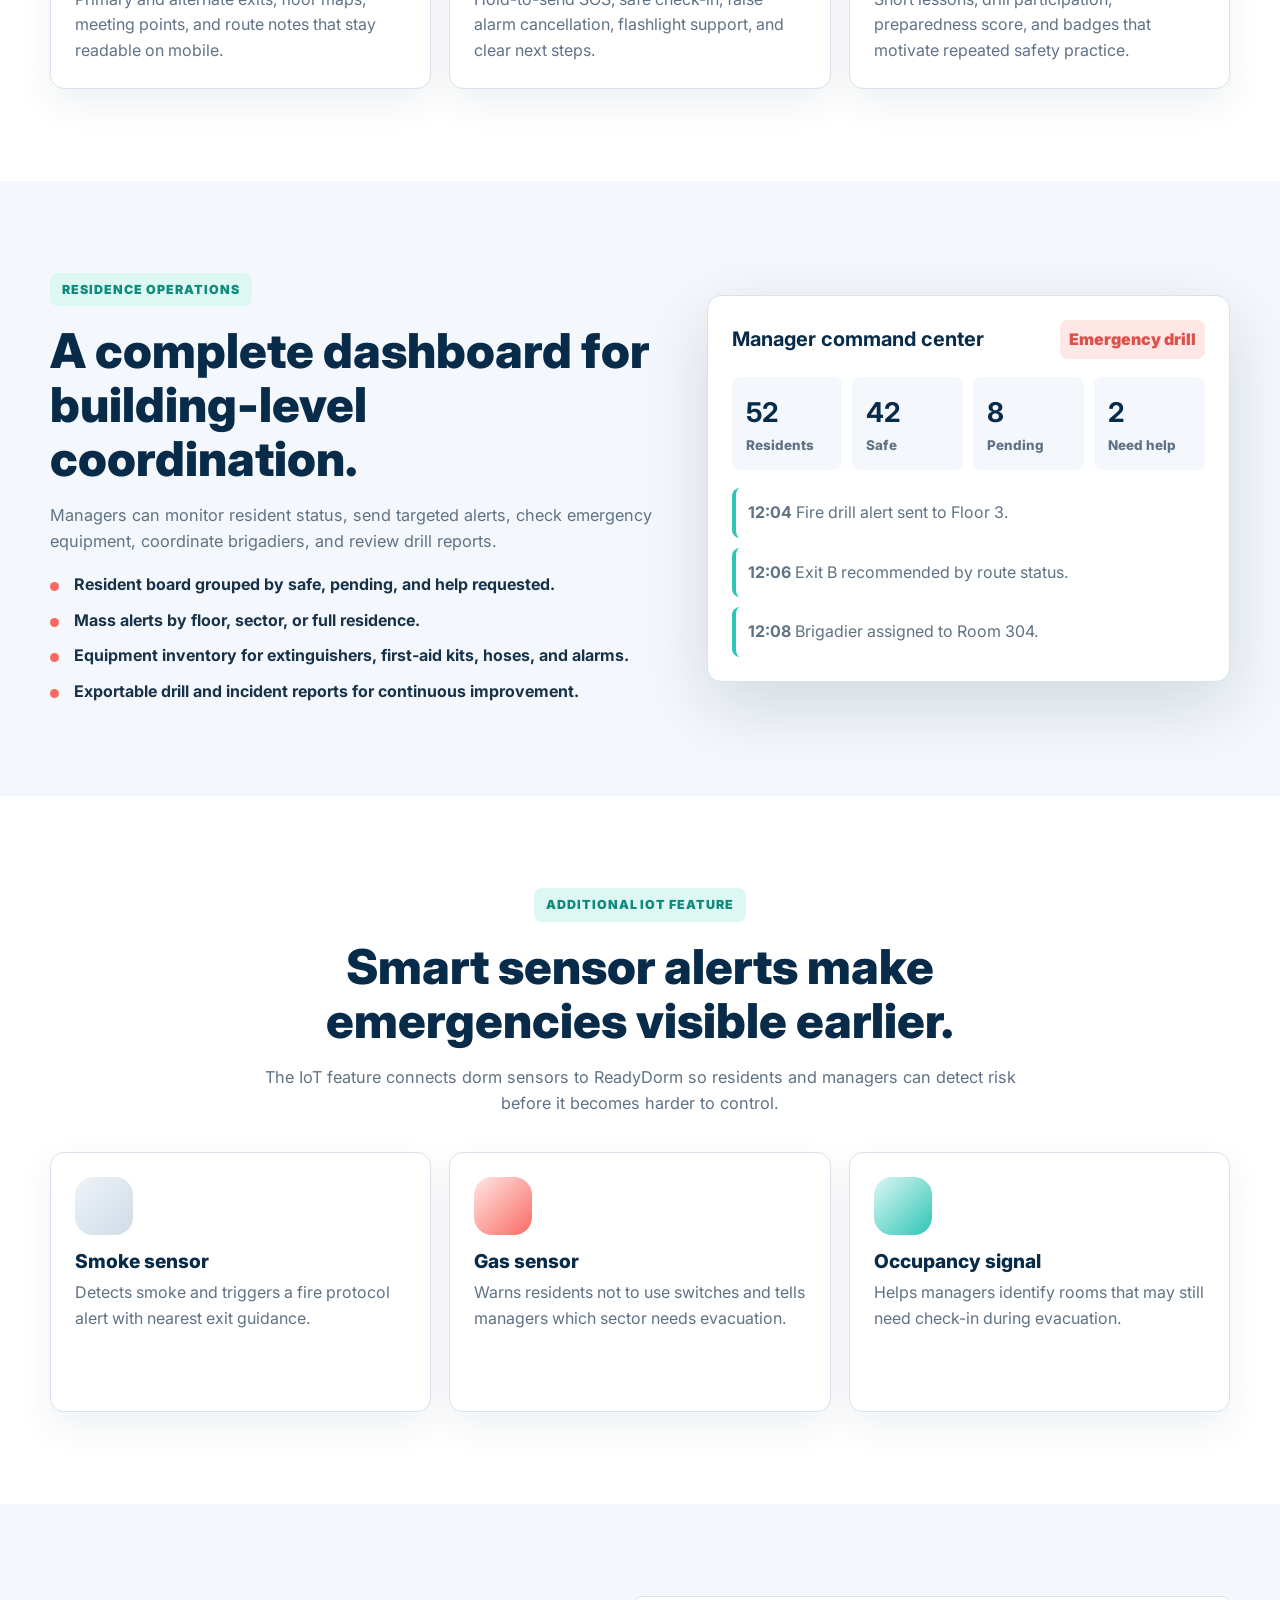
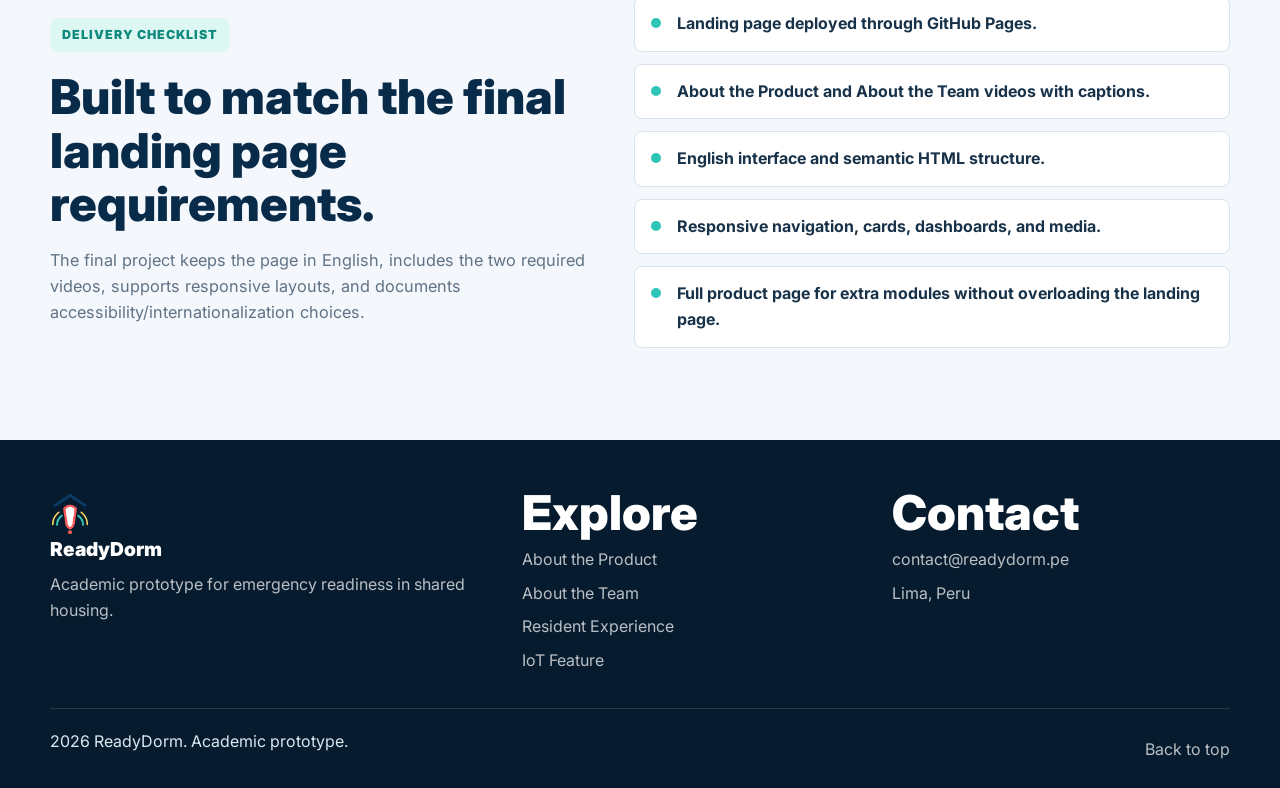
<file: public/product.html>
<!DOCTYPE html>
<html lang="en">
<head>
  <meta charset="UTF-8" />
  <meta name="viewport" content="width=device-width, initial-scale=1.0" />
  <title>ReadyDorm | Full product experience</title>
  <meta name="description" content="Explore ReadyDorm's complete emergency-readiness modules, dashboards, protocols, and user flows." />
  <link rel="preconnect" href="https://fonts.googleapis.com">
  <link rel="preconnect" href="https://fonts.gstatic.com" crossorigin>
  <link href="https://fonts.googleapis.com/css2?family=Inter:wght@400;500;600;700;800;900&display=swap" rel="stylesheet">
  <link rel="icon" href="favicon.ico" type="image/x-icon" />
  <link rel="stylesheet" href="assets/styles/styles.css" />
  <script defer src="assets/scripts/main.js"></script>
</head>
<body>
  <a class="skip-link" href="#main">Skip to main content</a>

  <header class="site-header" id="top">
    <nav class="navbar container" aria-label="Main navigation">
      <a class="brand" href="index.html#home" aria-label="ReadyDorm home">
        <img src="assets/images/readydorm-icon.png" alt="" class="brand-icon" />
        <span class="brand-name">ReadyDorm</span>
      </a>

      <button class="nav-toggle" id="navToggle" type="button" aria-label="Open menu" aria-expanded="false" aria-controls="navMenu">
        <span></span><span></span><span></span>
      </button>

      <div class="nav-menu" id="navMenu">
        <a href="index.html#home" class="nav-link">Landing</a>
        <a href="#resident" class="nav-link">Resident</a>
        <a href="#manager-detail" class="nav-link">Manager</a>
        <a href="#iot" class="nav-link">IoT</a>
        <a href="#delivery" class="nav-link">Delivery</a>
      </div>

      <div class="nav-actions">
        <a href="login.html" class="btn btn-ghost btn-sm">Log in</a>
        <a href="registro.html" class="btn btn-primary btn-sm">Create account</a>
      </div>
    </nav>
  </header>

  <main id="main">
    <section class="product-hero">
      <div class="container product-hero-grid">
        <div class="reveal">
          <p class="eyebrow"><span class="pulse-dot" aria-hidden="true"></span> Complete product detail</p>
          <h1>All ReadyDorm modules in one organized product page.</h1>
          <p class="hero-description">This page keeps the landing page clean while still showing the full project scope: resident preparation, emergency response, manager operations, IoT alerts, accessibility, and delivery evidence.</p>
          <div class="hero-buttons">
            <a href="#resident" class="btn btn-primary btn-large">View resident flow</a>
            <a href="index.html#product" class="btn btn-soft btn-large">Back to videos</a>
          </div>
        </div>
        <div class="phone-showcase reveal delay-1" aria-label="ReadyDorm mobile screens preview">
          <article class="phone-frame active">
            <div class="phone-status">ReadyDorm</div>
            <h2>SOS</h2>
            <p>Hold for 3 seconds to send your location and emergency profile.</p>
            <button type="button">Hold to send SOS</button>
          </article>
          <article class="phone-frame">
            <div class="phone-status">Route</div>
            <h2>Exit B</h2>
            <p>Main corridor clear. Meeting point: front park.</p>
            <div class="mini-route"></div>
          </article>
        </div>
      </div>
    </section>

    <section class="section detail-section" id="resident" aria-labelledby="resident-title">
      <div class="container">
        <div class="section-heading reveal">
          <span class="section-kicker">Resident experience</span>
          <h2 id="resident-title">Preparation and response screens for students and roommates.</h2>
          <p>Residents can prepare their data before an emergency and act quickly when something happens.</p>
        </div>
        <div class="detail-grid">
          <article class="detail-card reveal">
            <span>01</span>
            <h3>Emergency profile</h3>
            <p>Blood type, allergies, medication, accessibility needs, room number, preferred language, and instructions for responders.</p>
          </article>
          <article class="detail-card reveal delay-1">
            <span>02</span>
            <h3>Trusted contacts</h3>
            <p>Family, roommates, and emergency contacts receive safety status and location when the resident allows it.</p>
          </article>
          <article class="detail-card reveal delay-2">
            <span>03</span>
            <h3>72-hour backpack</h3>
            <p>Checklist for water, food, documents, medication, flashlight, charger, hygiene items, whistle, and cash.</p>
          </article>
          <article class="detail-card reveal">
            <span>04</span>
            <h3>Evacuation routes</h3>
            <p>Primary and alternate exits, floor maps, meeting points, and route notes that stay readable on mobile.</p>
          </article>
          <article class="detail-card reveal delay-1">
            <span>05</span>
            <h3>SOS and check-ins</h3>
            <p>Hold-to-send SOS, safe check-in, false alarm cancellation, flashlight support, and clear next steps.</p>
          </article>
          <article class="detail-card reveal delay-2">
            <span>06</span>
            <h3>Training and badges</h3>
            <p>Short lessons, drill participation, preparedness score, and badges that motivate repeated safety practice.</p>
          </article>
        </div>
      </div>
    </section>

    <section class="section product-map-section" id="manager-detail" aria-labelledby="manager-detail-title">
      <div class="container manager-layout">
        <div class="section-copy reveal">
          <span class="section-kicker">Residence operations</span>
          <h2 id="manager-detail-title">A complete dashboard for building-level coordination.</h2>
          <p>Managers can monitor resident status, send targeted alerts, check emergency equipment, coordinate brigadiers, and review drill reports.</p>
          <ul class="manager-list">
            <li>Resident board grouped by safe, pending, and help requested.</li>
            <li>Mass alerts by floor, sector, or full residence.</li>
            <li>Equipment inventory for extinguishers, first-aid kits, hoses, and alarms.</li>
            <li>Exportable drill and incident reports for continuous improvement.</li>
          </ul>
        </div>
        <div class="ops-dashboard reveal delay-1">
          <div class="ops-header">
            <strong>Manager command center</strong>
            <span>Emergency drill</span>
          </div>
          <div class="ops-grid">
            <article><strong>52</strong><span>Residents</span></article>
            <article><strong>42</strong><span>Safe</span></article>
            <article><strong>8</strong><span>Pending</span></article>
            <article><strong>2</strong><span>Need help</span></article>
          </div>
          <div class="ops-timeline">
            <p><strong>12:04</strong> Fire drill alert sent to Floor 3.</p>
            <p><strong>12:06</strong> Exit B recommended by route status.</p>
            <p><strong>12:08</strong> Brigadier assigned to Room 304.</p>
          </div>
        </div>
      </div>
    </section>

    <section class="section detail-section" id="iot" aria-labelledby="iot-title">
      <div class="container">
        <div class="section-heading reveal">
          <span class="section-kicker">Additional IoT feature</span>
          <h2 id="iot-title">Smart sensor alerts make emergencies visible earlier.</h2>
          <p>The IoT feature connects dorm sensors to ReadyDorm so residents and managers can detect risk before it becomes harder to control.</p>
        </div>
        <div class="sensor-grid">
          <article class="sensor-card reveal">
            <div class="sensor-icon smoke"></div>
            <h3>Smoke sensor</h3>
            <p>Detects smoke and triggers a fire protocol alert with nearest exit guidance.</p>
          </article>
          <article class="sensor-card reveal delay-1">
            <div class="sensor-icon gas"></div>
            <h3>Gas sensor</h3>
            <p>Warns residents not to use switches and tells managers which sector needs evacuation.</p>
          </article>
          <article class="sensor-card reveal delay-2">
            <div class="sensor-icon motion"></div>
            <h3>Occupancy signal</h3>
            <p>Helps managers identify rooms that may still need check-in during evacuation.</p>
          </article>
        </div>
      </div>
    </section>

    <section class="section delivery-section" id="delivery" aria-labelledby="delivery-title">
      <div class="container delivery-grid">
        <div class="section-copy reveal">
          <span class="section-kicker">Delivery checklist</span>
          <h2 id="delivery-title">Built to match the final landing page requirements.</h2>
          <p>The final project keeps the page in English, includes the two required videos, supports responsive layouts, and documents accessibility/internationalization choices.</p>
        </div>
        <ul class="check-list reveal delay-1">
          <li>Landing page deployed through GitHub Pages.</li>
          <li>About the Product and About the Team videos with captions.</li>
          <li>English interface and semantic HTML structure.</li>
          <li>Responsive navigation, cards, dashboards, and media.</li>
          <li>Full product page for extra modules without overloading the landing page.</li>
        </ul>
      </div>
    </section>
  </main>

  <footer class="footer">
    <div class="container footer-grid">
      <div>
        <a class="brand footer-brand" href="index.html#home" aria-label="ReadyDorm home">
          <img src="assets/images/readydorm-icon.png" alt="" class="brand-icon" />
          <span class="brand-name">ReadyDorm</span>
        </a>
        <p>Academic prototype for emergency readiness in shared housing.</p>
      </div>
      <nav aria-label="Footer navigation">
        <h2>Explore</h2>
        <a href="index.html#product">About the Product</a>
        <a href="index.html#team">About the Team</a>
        <a href="#resident">Resident Experience</a>
        <a href="#iot">IoT Feature</a>
      </nav>
      <div>
        <h2>Contact</h2>
        <p>contact@readydorm.pe</p>
        <p>Lima, Peru</p>
      </div>
    </div>
    <div class="container footer-bottom">
      <span>2026 ReadyDorm. Academic prototype.</span>
      <a href="#top">Back to top</a>
    </div>
  </footer>
</body>
</html>
</file>
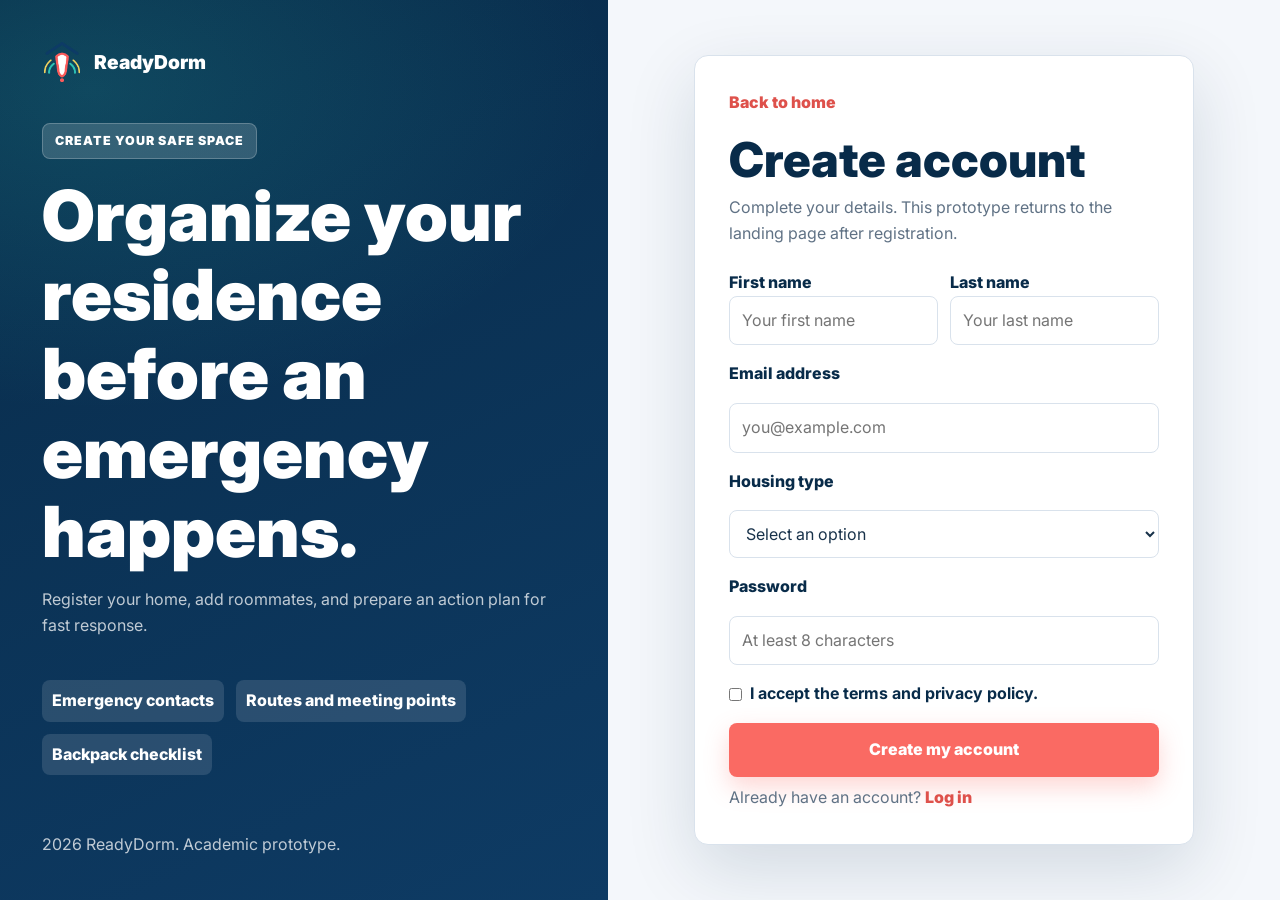
<file: public/registro.html>
<!DOCTYPE html>
<html lang="en">
<head>
  <meta charset="UTF-8" />
  <meta name="viewport" content="width=device-width, initial-scale=1.0" />
  <title>Create account | ReadyDorm</title>
  <meta name="description" content="Create an account in the ReadyDorm academic prototype." />
  <link rel="preconnect" href="https://fonts.googleapis.com">
  <link rel="preconnect" href="https://fonts.gstatic.com" crossorigin>
  <link href="https://fonts.googleapis.com/css2?family=Inter:wght@400;500;600;700;800;900&display=swap" rel="stylesheet">
  <link rel="icon" href="favicon.ico" type="image/x-icon" />
  <link rel="stylesheet" href="assets/styles/styles.css" />
  <script defer src="assets/scripts/main.js"></script>
</head>
<body class="auth-body">
  <a class="skip-link" href="#registerForm">Skip to registration form</a>

  <main class="auth-layout">
    <section class="auth-visual" aria-labelledby="register-title">
      <a class="brand auth-brand" href="index.html#home" aria-label="Back to ReadyDorm home">
        <img src="assets/images/readydorm-icon.png" alt="" class="brand-icon" />
        <span class="brand-name">ReadyDorm</span>
      </a>

      <div class="auth-message">
        <span class="section-kicker light">Create your safe space</span>
        <h1 id="register-title">Organize your residence before an emergency happens.</h1>
        <p>Register your home, add roommates, and prepare an action plan for fast response.</p>
      </div>

      <div class="register-benefits" aria-label="Account benefits">
        <span>Emergency contacts</span>
        <span>Routes and meeting points</span>
        <span>Backpack checklist</span>
      </div>

      <p class="auth-footer-meta">2026 ReadyDorm. Academic prototype.</p>
    </section>

    <section class="auth-form-panel" aria-labelledby="form-title">
      <div class="auth-form-card">
        <a href="index.html#home" class="back-link">Back to home</a>
        <h2 id="form-title">Create account</h2>
        <p>Complete your details. This prototype returns to the landing page after registration.</p>

        <form class="auth-form" id="registerForm">
          <div class="two-field-grid">
            <div>
              <label for="firstName">First name</label>
              <input id="firstName" name="firstName" type="text" placeholder="Your first name" autocomplete="given-name" required>
            </div>
            <div>
              <label for="lastName">Last name</label>
              <input id="lastName" name="lastName" type="text" placeholder="Your last name" autocomplete="family-name" required>
            </div>
          </div>

          <label for="registerEmail">Email address</label>
          <input id="registerEmail" name="email" type="email" placeholder="you@example.com" autocomplete="email" required>

          <label for="housingType">Housing type</label>
          <select id="housingType" name="housingType" required>
            <option value="">Select an option</option>
            <option>Apartment with roommates</option>
            <option>University residence</option>
            <option>I live alone</option>
            <option>Family home</option>
            <option>Property manager</option>
          </select>

          <label for="registerPassword">Password</label>
          <input id="registerPassword" name="password" type="password" placeholder="At least 8 characters" autocomplete="new-password" minlength="8" required>

          <label class="check-label" for="terms">
            <input id="terms" type="checkbox" required> I accept the terms and privacy policy.
          </label>

          <button type="submit" class="btn btn-primary btn-full btn-large">Create my account</button>
        </form>

        <p class="auth-switch">Already have an account? <a href="login.html">Log in</a></p>
      </div>
    </section>
  </main>
</body>
</html>
</file>
<file: css/style.css>
/* ============================================================
   READYDORM — STYLE.CSS
   Sistema de diseño SafetyTech residencial
   ============================================================ */

/* -----------------------------
   1. VARIABLES Y TOKENS
   ----------------------------- */
:root {
  /* Paleta principal */
  --primary: #0E3B64;
  --primary-dark: #0A3254;
  --primary-deep: #082B49;
  --alert: #FA6A63;
  --alert-dark: #E95A55;
  --support: #2EC5B6;
  --support-soft: #DDF7F3;
  --accent: #F4D45B;
  --accent-soft: #FDF3C8;

  /* Superficies */
  --surface: #FFFFFF;
  --surface-alt: #F4F7FB;
  --surface-soft: #EEF3F8;
  --text: #18324A;
  --muted: #6D7B8A;
  --border: #D9E2EC;
  --shadow: rgba(14, 59, 100, 0.08);

  /* Layout */
  --radius-sm: 10px;
  --radius-md: 16px;
  --radius-lg: 24px;
  --radius-xl: 32px;
  --container: 1200px;
  --shadow-soft: 0 12px 30px rgba(14, 59, 100, 0.08);
  --shadow-md: 0 20px 50px rgba(14, 59, 100, 0.12);
  --shadow-lg: 0 30px 70px rgba(14, 59, 100, 0.18);
  --transition: 0.25s ease;
}

/* -----------------------------
   2. RESET Y BASE
   ----------------------------- */
*, *::before, *::after { box-sizing: border-box; }
* { margin: 0; padding: 0; }

html {
  scroll-behavior: smooth;
  scroll-padding-top: 90px;
}

body {
  font-family: "Inter", system-ui, -apple-system, "Segoe UI", Arial, sans-serif;
  color: var(--text);
  background: var(--surface);
  line-height: 1.6;
  -webkit-font-smoothing: antialiased;
}

img { max-width: 100%; display: block; }
a { text-decoration: none; color: inherit; }
button, input, select, textarea { font-family: inherit; }
ul { list-style: none; }

.container {
  width: min(100% - 40px, var(--container));
  margin-inline: auto;
}

.section {
  padding: 100px 0;
  position: relative;
}

/* -----------------------------
   3. TIPOGRAFÍA
   ----------------------------- */
h1, h2, h3, h4 {
  color: var(--primary-deep);
  font-weight: 700;
  letter-spacing: -0.02em;
  line-height: 1.15;
}

h1 { font-size: clamp(2.2rem, 4.4vw, 3.6rem); }
h2 { font-size: clamp(1.8rem, 3.2vw, 2.7rem); }
h3 { font-size: 1.25rem; }
h4 { font-size: 1rem; }

p { color: var(--muted); }

/* -----------------------------
   4. COMPONENTES — BOTONES
   ----------------------------- */
.btn {
  display: inline-flex;
  align-items: center;
  justify-content: center;
  gap: 8px;
  padding: 13px 22px;
  border: none;
  border-radius: 999px;
  font-weight: 600;
  font-size: 0.95rem;
  cursor: pointer;
  transition: transform var(--transition), box-shadow var(--transition), background var(--transition);
  white-space: nowrap;
}
.btn:hover { transform: translateY(-2px); }

.btn-primary {
  background: var(--alert);
  color: #fff;
  box-shadow: 0 10px 22px rgba(250, 106, 99, 0.32);
}
.btn-primary:hover { background: var(--alert-dark); box-shadow: 0 14px 28px rgba(250, 106, 99, 0.38); }

.btn-dark {
  background: var(--primary);
  color: #fff;
  box-shadow: 0 10px 22px rgba(14, 59, 100, 0.18);
}
.btn-dark:hover { background: var(--primary-dark); }

.btn-ghost {
  background: transparent;
  color: var(--primary);
  border: 1.5px solid var(--border);
}
.btn-ghost:hover { background: var(--surface-soft); border-color: var(--primary); }

.btn-soft {
  background: var(--surface-soft);
  color: var(--primary);
}
.btn-soft:hover { background: #E3EBF3; }

.btn-glass {
  background: rgba(255,255,255,0.08);
  color: #fff;
  border: 1px solid rgba(255,255,255,0.22);
}
.btn-glass:hover { background: rgba(255,255,255,0.16); }

.btn-large { padding: 16px 28px; font-size: 1rem; }
.btn-sm { padding: 10px 16px; font-size: 0.88rem; }
.btn-full { width: 100%; }

.text-link {
  color: var(--alert);
  font-weight: 600;
  font-size: 0.95rem;
  display: inline-flex;
  align-items: center;
  gap: 4px;
  transition: color var(--transition);
}
.text-link:hover { color: var(--alert-dark); }

/* -----------------------------
   5. PILLS / KICKERS / LABELS
   ----------------------------- */
.pill {
  display: inline-flex;
  align-items: center;
  gap: 8px;
  padding: 6px 14px;
  border-radius: 999px;
  font-size: 0.75rem;
  font-weight: 700;
  letter-spacing: 0.06em;
  text-transform: uppercase;
}
.pill-primary { background: var(--surface-soft); color: var(--primary); }
.pill-alert { background: #FFE4E2; color: var(--alert-dark); }
.pill-support { background: var(--support-soft); color: #128B7F; }
.pill-accent { background: var(--accent-soft); color: #8C6A12; }
.pill-light { background: rgba(255,255,255,0.14); color: #fff; border: 1px solid rgba(255,255,255,0.22); }

.section-kicker {
  display: inline-block;
  padding: 6px 14px;
  border-radius: 999px;
  background: var(--surface-soft);
  color: var(--primary);
  font-size: 0.75rem;
  font-weight: 700;
  letter-spacing: 0.08em;
  text-transform: uppercase;
  margin-bottom: 16px;
}
.section-kicker.light {
  background: rgba(255,255,255,0.14);
  color: #fff;
  border: 1px solid rgba(255,255,255,0.22);
}

.eyebrow {
  display: inline-flex;
  align-items: center;
  gap: 10px;
  padding: 8px 16px;
  border-radius: 999px;
  background: var(--support-soft);
  color: #128B7F;
  font-size: 0.82rem;
  font-weight: 600;
  margin-bottom: 22px;
}
.pulse-dot {
  width: 8px; height: 8px;
  background: var(--support);
  border-radius: 50%;
  position: relative;
}
.pulse-dot::after {
  content: "";
  position: absolute;
  inset: -4px;
  border-radius: 50%;
  border: 2px solid var(--support);
  animation: pulse 1.6s ease-out infinite;
}
@keyframes pulse {
  0% { transform: scale(0.8); opacity: 1; }
  100% { transform: scale(1.8); opacity: 0; }
}

/* -----------------------------
   6. HEADER Y NAV
   ----------------------------- */
.site-header {
  position: sticky;
  top: 0;
  z-index: 1000;
  background: rgba(255, 255, 255, 0.92);
  backdrop-filter: blur(16px);
  -webkit-backdrop-filter: blur(16px);
  border-bottom: 1px solid var(--border);
}

.navbar {
  height: 78px;
  display: flex;
  align-items: center;
  justify-content: space-between;
  gap: 20px;
}

.brand {
  display: inline-flex;
  align-items: center;
  gap: 12px;
  flex-shrink: 0;
}
.brand-icon {
  width: 38px;
  height: 38px;
  object-fit: contain;
}
.brand-name {
  font-size: 1.15rem;
  font-weight: 800;
  color: var(--primary);
  letter-spacing: -0.01em;
}

.nav-menu {
  display: flex;
  align-items: center;
  gap: 2px;
  margin-left: auto;
  margin-right: 16px;
}

.nav-link, .dropdown-button {
  background: transparent;
  border: none;
  color: var(--text);
  font-size: 0.94rem;
  font-weight: 500;
  padding: 10px 12px;
  border-radius: 12px;
  cursor: pointer;
  transition: var(--transition);
  display: inline-flex;
  align-items: center;
  gap: 6px;
}
.nav-link:hover,
.dropdown-button:hover,
.nav-link.active {
  background: var(--surface-soft);
  color: var(--primary);
}

.dropdown { position: relative; }
.chevron {
  display: inline-block;
  font-size: 0.85rem;
  transition: transform var(--transition);
  margin-top: 2px;
}
.dropdown.open .chevron { transform: rotate(180deg); }

.dropdown-menu {
  position: absolute;
  top: calc(100% + 10px);
  left: 0;
  min-width: 220px;
  padding: 10px;
  background: #fff;
  border: 1px solid var(--border);
  border-radius: var(--radius-md);
  box-shadow: var(--shadow-md);
  opacity: 0;
  visibility: hidden;
  transform: translateY(8px);
  transition: var(--transition);
}
#modulesDropdown .dropdown-menu {
  right: 0;
  left: auto;
  min-width: 240px;
}
.dropdown.open .dropdown-menu {
  opacity: 1;
  visibility: visible;
  transform: translateY(0);
}
.dropdown-menu a {
  display: block;
  padding: 10px 14px;
  border-radius: 10px;
  color: var(--text);
  font-weight: 500;
  font-size: 0.92rem;
  transition: var(--transition);
}
.dropdown-menu a:hover {
  background: #FFF1F0;
  color: var(--alert);
}

.nav-actions {
  display: flex;
  align-items: center;
  gap: 8px;
}

.nav-toggle {
  display: none;
  background: none;
  border: none;
  width: 40px; height: 40px;
  flex-direction: column;
  justify-content: center;
  align-items: center;
  gap: 5px;
  cursor: pointer;
}
.nav-toggle span {
  display: block;
  width: 22px;
  height: 2px;
  background: var(--primary);
  border-radius: 2px;
  transition: var(--transition);
}

/* -----------------------------
   7. HERO
   ----------------------------- */
.hero {
  padding: 90px 0 110px;
  position: relative;
  overflow: hidden;
  background:
    radial-gradient(800px 460px at -10% -10%, rgba(46, 197, 182, 0.10), transparent 60%),
    radial-gradient(900px 500px at 110% 0%, rgba(250, 106, 99, 0.08), transparent 60%),
    #fff;
}
.hero-glow {
  position: absolute;
  border-radius: 50%;
  filter: blur(80px);
  opacity: 0.5;
  z-index: 0;
  pointer-events: none;
}
.hero-glow-one {
  width: 360px; height: 360px;
  background: var(--support);
  top: -120px; left: -100px;
  opacity: 0.18;
}
.hero-glow-two {
  width: 420px; height: 420px;
  background: var(--alert);
  bottom: -160px; right: -120px;
  opacity: 0.14;
}

.hero-grid {
  display: grid;
  grid-template-columns: 1.05fr 1fr;
  gap: 60px;
  align-items: center;
  position: relative;
  z-index: 1;
}

.hero-copy h1 {
  margin-bottom: 22px;
  color: var(--primary-deep);
}
.hero-copy h1 .accent { color: var(--alert); }

.hero-description {
  font-size: 1.05rem;
  color: var(--muted);
  max-width: 540px;
  margin-bottom: 32px;
}

.hero-buttons {
  display: flex;
  gap: 12px;
  flex-wrap: wrap;
  margin-bottom: 32px;
}

.trust-row {
  display: flex;
  flex-wrap: wrap;
  gap: 20px;
  font-size: 0.88rem;
  color: var(--muted);
  font-weight: 500;
}
.trust-row span { display: inline-flex; align-items: center; gap: 6px; }

/* Visual del producto */
.hero-visual {
  position: relative;
  background: linear-gradient(160deg, #F8FBFF 0%, #EAF1F9 100%);
  border-radius: var(--radius-xl);
  padding: 32px;
  border: 1px solid var(--border);
  box-shadow: var(--shadow-lg);
}

.app-preview-card {
  background: #fff;
  border-radius: var(--radius-md);
  padding: 22px;
  border: 1px solid var(--border);
  margin-bottom: 14px;
  box-shadow: 0 4px 16px rgba(14, 59, 100, 0.06);
}
.preview-top {
  display: flex;
  align-items: center;
  gap: 10px;
  margin-bottom: 16px;
  font-size: 0.92rem;
}
.preview-top strong { color: var(--primary); flex: 1; }
.preview-top small {
  background: var(--support-soft);
  color: #128B7F;
  padding: 4px 10px;
  border-radius: 999px;
  font-weight: 700;
  font-size: 0.72rem;
  text-transform: uppercase;
  letter-spacing: 0.04em;
}
.live-dot {
  width: 9px; height: 9px;
  background: var(--support);
  border-radius: 50%;
  box-shadow: 0 0 0 4px var(--support-soft);
}

.preview-alert {
  background: var(--surface-alt);
  border-radius: var(--radius-sm);
  padding: 14px 16px;
  display: flex;
  gap: 12px;
  align-items: center;
  margin-bottom: 16px;
}
.preview-alert > span:first-child {
  width: 36px; height: 36px;
  background: var(--alert);
  color: #fff;
  border-radius: 10px;
  display: grid;
  place-items: center;
  font-weight: 800;
  flex-shrink: 0;
}
.preview-alert strong { color: var(--primary); display: block; font-size: 0.92rem; }
.preview-alert p { font-size: 0.82rem; margin-top: 2px; }

.preview-progress {
  height: 6px;
  background: var(--surface-alt);
  border-radius: 999px;
  overflow: hidden;
  margin: 14px 0 18px;
}
.preview-progress span {
  display: block;
  height: 100%;
  width: 78%;
  background: linear-gradient(90deg, var(--support), var(--primary));
  border-radius: 999px;
}

.preview-grid {
  display: grid;
  grid-template-columns: 1fr 1fr;
  gap: 12px;
  margin-bottom: 14px;
}
.preview-tile {
  background: #fff;
  border: 1px solid var(--border);
  border-radius: var(--radius-sm);
  padding: 14px;
}
.preview-tile small {
  font-size: 0.7rem;
  text-transform: uppercase;
  letter-spacing: 0.06em;
  color: var(--muted);
  font-weight: 700;
}
.preview-tile strong {
  display: block;
  font-size: 1.15rem;
  font-weight: 700;
  color: var(--primary);
  margin: 4px 0 2px;
}
.preview-tile p { font-size: 0.78rem; }

.preview-actions {
  display: grid;
  grid-template-columns: 1fr 1fr;
  gap: 10px;
}
.preview-actions button {
  padding: 11px 14px;
  border-radius: 10px;
  border: none;
  font-weight: 600;
  font-size: 0.86rem;
  cursor: pointer;
  transition: var(--transition);
}
.preview-actions button:first-child {
  background: var(--alert);
  color: #fff;
}
.preview-actions button:first-child:hover { background: var(--alert-dark); }
.preview-actions button:last-child {
  background: var(--primary);
  color: #fff;
}
.preview-actions button:last-child:hover { background: var(--primary-dark); }

.preview-chips {
  display: flex;
  flex-wrap: wrap;
  gap: 6px;
  margin-top: 14px;
}
.preview-chips span {
  background: #fff;
  border: 1px solid var(--border);
  padding: 5px 10px;
  border-radius: 999px;
  font-size: 0.72rem;
  font-weight: 500;
  color: var(--text);
}
.preview-chips .ok { background: var(--support-soft); border-color: #B5EBE3; color: #128B7F; }
.preview-chips .warn { background: #FFE4E2; border-color: #FFC8C5; color: var(--alert-dark); }

/* Tarjeta flotante */
.float-card {
  position: absolute;
  background: #fff;
  padding: 12px 16px;
  border-radius: var(--radius-md);
  border: 1px solid var(--border);
  box-shadow: var(--shadow-md);
  display: flex;
  align-items: center;
  gap: 10px;
  font-size: 0.84rem;
  font-weight: 500;
  z-index: 2;
}
.float-card .dot { width: 10px; height: 10px; border-radius: 50%; }
.float-card.fc-1 { top: 14%; left: -22px; }
.float-card.fc-1 .dot { background: var(--support); box-shadow: 0 0 0 4px var(--support-soft); }
.float-card.fc-2 { bottom: 12%; right: -18px; }
.float-card.fc-2 .dot { background: var(--alert); box-shadow: 0 0 0 4px #FFE4E2; }

/* -----------------------------
   8. FRANJA DE EMERGENCIAS
   ----------------------------- */
.emergency-strip {
  background: var(--alert);
  color: #fff;
  padding: 22px 0;
  position: relative;
  overflow: hidden;
}
.emergency-strip::before {
  content: "";
  position: absolute;
  inset: 0;
  background: radial-gradient(400px 200px at 0% 50%, rgba(255,255,255,0.12), transparent 60%);
  pointer-events: none;
}
.emergency-strip-grid {
  display: grid;
  grid-template-columns: auto repeat(4, 1fr);
  gap: 14px;
  align-items: center;
  position: relative;
}
.es-title {
  font-size: 0.84rem;
  font-weight: 700;
  letter-spacing: 0.06em;
  text-transform: uppercase;
  display: flex;
  align-items: center;
  gap: 10px;
}
.es-title::before {
  content: "";
  width: 10px; height: 10px;
  background: #fff;
  border-radius: 50%;
  box-shadow: 0 0 0 4px rgba(255,255,255,0.25);
}
.em-pill {
  background: rgba(255,255,255,0.14);
  border: 1px solid rgba(255,255,255,0.28);
  border-radius: 999px;
  padding: 11px 18px;
  display: flex;
  align-items: center;
  justify-content: space-between;
  gap: 10px;
  font-weight: 600;
  font-size: 0.88rem;
}
.em-pill strong {
  font-size: 1.1rem;
  font-weight: 800;
  letter-spacing: 0.02em;
}
.em-call {
  cursor: pointer;
  transition: transform var(--transition), background var(--transition);
}
.em-call:hover {
  transform: translateY(-2px);
  background: rgba(255,255,255,0.22);
}

/* -----------------------------
   9. ABOUT / NOSOTROS
   ----------------------------- */
.split-grid {
  display: grid;
  grid-template-columns: 1fr 1.05fr;
  gap: 64px;
  align-items: start;
}
.section-copy h2 { margin-bottom: 18px; }
.section-copy p { margin-bottom: 14px; font-size: 1rem; }
.about-actions {
  display: flex;
  align-items: center;
  gap: 18px;
  margin-top: 26px;
  flex-wrap: wrap;
}

.about-cards { display: grid; gap: 18px; }
.metric-card {
  background: #fff;
  border: 1px solid var(--border);
  border-radius: var(--radius-lg);
  padding: 28px 30px;
  display: grid;
  grid-template-columns: 56px 1fr;
  gap: 20px;
  box-shadow: var(--shadow-soft);
  align-items: start;
  transition: transform var(--transition), box-shadow var(--transition);
}
.metric-card:hover { transform: translateY(-4px); box-shadow: var(--shadow-md); }
.metric-card > span {
  width: 56px; height: 56px;
  border-radius: var(--radius-md);
  background: var(--surface-soft);
  color: var(--primary);
  display: grid;
  place-items: center;
  font-weight: 700;
  font-size: 1.05rem;
}
.metric-card h3 { font-size: 1.15rem; margin-bottom: 6px; color: var(--primary); }
.metric-card p { font-size: 0.92rem; }

.metric-card.highlighted {
  background: var(--primary);
  border-color: transparent;
  transform: translateX(28px);
  color: #fff;
}
.metric-card.highlighted:hover { transform: translateX(28px) translateY(-4px); }
.metric-card.highlighted h3, .metric-card.highlighted p { color: #fff; }
.metric-card.highlighted p { color: rgba(255,255,255,0.78); }
.metric-card.highlighted > span { background: rgba(255,255,255,0.12); color: #fff; }

/* -----------------------------
   10. PROTOCOLOS / EMERGENCY DETAIL
   ----------------------------- */
.emergency-detail.soft-blue { background: var(--surface-alt); }
.emergency-detail.soft-yellow { background: #FBF7EE; }
.emergency-detail.soft-coral { background: #FFF7F6; }
.emergency-detail.soft-teal { background: #F1FBF9; }

.detail-title {
  max-width: 720px;
  margin-bottom: 48px;
}
.detail-title h2 { margin: 14px 0 10px; }
.detail-title p { font-size: 1rem; }

.danger-label {
  display: inline-block;
  padding: 6px 14px;
  border-radius: 999px;
  font-size: 0.74rem;
  font-weight: 700;
  letter-spacing: 0.08em;
  text-transform: uppercase;
}
.danger-label.navy-label { background: var(--surface-soft); color: var(--primary); }
.danger-label.coral-label { background: #FFE4E2; color: var(--alert-dark); }
.danger-label.yellow-label { background: var(--accent-soft); color: #8C6A12; }
.danger-label.teal-label { background: var(--support-soft); color: #128B7F; }

.detail-grid {
  display: grid;
  gap: 22px;
}
.detail-grid.three-cols { grid-template-columns: repeat(3, 1fr); }
.detail-grid.two-cols { grid-template-columns: repeat(2, 1fr); }

.info-card {
  background: #fff;
  border: 1px solid var(--border);
  border-radius: var(--radius-lg);
  padding: 30px;
  box-shadow: var(--shadow-soft);
  display: flex;
  flex-direction: column;
  gap: 14px;
  transition: transform var(--transition), box-shadow var(--transition);
}
.info-card:hover { transform: translateY(-4px); box-shadow: var(--shadow-md); }

.info-icon {
  display: inline-block;
  width: max-content;
  padding: 5px 12px;
  border-radius: 999px;
  background: var(--surface-soft);
  color: var(--primary);
  font-size: 0.72rem;
  font-weight: 700;
  letter-spacing: 0.08em;
  text-transform: uppercase;
}
.info-card h3 { color: var(--primary-deep); }

.info-card ul {
  display: grid;
  gap: 10px;
  margin-top: 4px;
}
.info-card ul li {
  display: grid;
  grid-template-columns: 22px 1fr;
  gap: 10px;
  font-size: 0.94rem;
  color: var(--text);
  align-items: start;
}
.info-card ul li::before {
  content: "";
  width: 18px; height: 18px;
  border-radius: 6px;
  background: var(--support-soft);
  border: 1.5px solid var(--support);
  margin-top: 3px;
  position: relative;
}
.info-card ul li::after {
  content: "✓";
  position: absolute;
  margin-left: 4px;
  margin-top: 1px;
  color: var(--support);
  font-size: 0.72rem;
  font-weight: 800;
  display: none;
}

/* Variantes destacadas */
.info-card.accent-card { color: #fff; }
.info-card.accent-card h3 { color: #fff; }
.info-card.accent-card .info-icon {
  background: rgba(255,255,255,0.18);
  color: #fff;
}
.info-card.accent-card ul li { color: rgba(255,255,255,0.92); }
.info-card.accent-card ul li::before {
  background: rgba(255,255,255,0.18);
  border-color: rgba(255,255,255,0.55);
}

.info-card.coral-card {
  background: linear-gradient(165deg, var(--alert) 0%, var(--alert-dark) 100%);
  border-color: transparent;
  box-shadow: 0 18px 40px rgba(250, 106, 99, 0.30);
}
.info-card.fire-card {
  background: linear-gradient(165deg, #FF7B5C 0%, var(--alert-dark) 100%);
  border-color: transparent;
  box-shadow: 0 18px 40px rgba(250, 106, 99, 0.30);
}
.info-card.teal-card {
  background: linear-gradient(165deg, var(--support) 0%, #1FA395 100%);
  border-color: transparent;
  box-shadow: 0 18px 40px rgba(46, 197, 182, 0.28);
}
.info-card.water-card {
  background: linear-gradient(165deg, var(--primary) 0%, var(--primary-dark) 100%);
  border-color: transparent;
  box-shadow: 0 18px 40px rgba(14, 59, 100, 0.26);
}
.info-card.light-card {
  background: linear-gradient(165deg, #F4D45B 0%, #E0BC3B 100%);
  border-color: transparent;
  color: #5A4811;
  box-shadow: 0 18px 40px rgba(244, 212, 91, 0.36);
}
.info-card.light-card h3 { color: #4A3B0B; }
.info-card.light-card ul li { color: #5A4811; }
.info-card.light-card ul li::before { background: rgba(255,255,255,0.5); border-color: #C29F1B; }
.info-card.light-card .info-icon { background: rgba(255,255,255,0.42); color: #5A4811; }

.info-card.warning-card {
  background: var(--accent-soft);
  border-color: #F0DA9A;
}
.info-card.warning-card .info-icon { background: var(--accent); color: #5A4811; }
.info-card.warning-card ul li::before { background: var(--accent-soft); border-color: var(--accent); }

.info-card.wide-card { padding: 36px; }

/* -----------------------------
   11. MOCHILA DE EMERGENCIA
   ----------------------------- */
.backpack-section {
  padding: 100px 0;
}
.backpack-card {
  background:
    radial-gradient(700px 400px at 90% 0%, rgba(46, 197, 182, 0.18), transparent 60%),
    linear-gradient(180deg, var(--primary-deep), var(--primary));
  color: #fff;
  border-radius: var(--radius-xl);
  padding: 64px;
  display: grid;
  grid-template-columns: 1fr 1.4fr;
  gap: 56px;
  align-items: center;
  position: relative;
  overflow: hidden;
}
.backpack-card::before {
  content: "";
  position: absolute;
  width: 280px; height: 280px;
  border-radius: 50%;
  background: radial-gradient(circle, rgba(244, 212, 91, 0.18), transparent 70%);
  top: -100px; right: -80px;
}
.backpack-copy { position: relative; z-index: 1; }
.backpack-copy h2 { color: #fff; margin-bottom: 14px; }
.backpack-copy p { color: rgba(255,255,255,0.78); font-size: 1rem; }
.backpack-copy .btn-row { margin-top: 28px; display: flex; gap: 12px; flex-wrap: wrap; }

.backpack-grid {
  display: grid;
  grid-template-columns: repeat(3, 1fr);
  gap: 12px;
  position: relative;
  z-index: 1;
}
.backpack-grid span {
  background: rgba(255,255,255,0.06);
  border: 1px solid rgba(255,255,255,0.16);
  border-radius: var(--radius-md);
  padding: 16px 18px;
  font-size: 0.9rem;
  font-weight: 500;
  color: #fff;
  display: flex;
  align-items: center;
  gap: 10px;
  backdrop-filter: blur(2px);
  transition: var(--transition);
}
.backpack-grid span:hover {
  background: rgba(255,255,255,0.12);
  border-color: rgba(46, 197, 182, 0.5);
  transform: translateY(-2px);
}
.backpack-grid span::before {
  content: "";
  width: 8px; height: 8px;
  border-radius: 50%;
  background: var(--support);
  box-shadow: 0 0 0 3px rgba(46, 197, 182, 0.22);
}

/* -----------------------------
   12. CLÍNICAS / MAPA INTERACTIVO SIMULADO
   ----------------------------- */
.clinics-section { background: var(--surface); }

.section-heading {
  max-width: 720px;
  margin-bottom: 48px;
}
.section-heading h2 { margin: 14px 0 10px; }
.section-heading p { font-size: 1rem; }

.map-layout {
  display: grid;
  grid-template-columns: minmax(0, 1.55fr) minmax(320px, 0.9fr);
  gap: 24px;
  align-items: stretch;
}

.map-panel,
.clinic-list-panel {
  background: rgba(255,255,255,0.94);
  border: 1px solid var(--border);
  border-radius: var(--radius-lg);
  box-shadow: var(--shadow-soft);
}

.map-panel {
  padding: 24px;
  display: flex;
  flex-direction: column;
  gap: 16px;
  overflow: hidden;
}

.map-toolbar {
  display: flex;
  align-items: flex-start;
  justify-content: space-between;
  gap: 16px;
  flex-wrap: wrap;
}
.map-toolbar strong {
  display: block;
  color: var(--primary);
  font-size: 1.05rem;
  margin-bottom: 4px;
}
.map-toolbar #locationStatus {
  font-size: 0.86rem;
  color: var(--muted);
}
.map-toolbar-actions {
  display: flex;
  gap: 10px;
  flex-wrap: wrap;
}

.mock-map {
  position: relative;
  height: 590px;
  border-radius: 22px;
  background:
    linear-gradient(180deg, #edf2f5 0%, #e9eff4 50%, #eef3f6 100%);
  overflow: hidden;
  border: 1px solid rgba(205,219,230,0.9);
  isolation: isolate;
  transition: transform 0.35s ease, box-shadow 0.35s ease;
  transform-origin: center center;
}
.mock-map::before {
  content: "";
  position: absolute;
  inset: 0;
  background-image:
    repeating-linear-gradient(0deg, rgba(255,255,255,0.22) 0 1px, transparent 1px 52px),
    repeating-linear-gradient(90deg, rgba(255,255,255,0.22) 0 1px, transparent 1px 52px),
    radial-gradient(circle at 18% 76%, rgba(46,197,182,0.11), transparent 19%),
    radial-gradient(circle at 76% 22%, rgba(250,106,99,0.08), transparent 21%);
  z-index: 0;
}
.mock-map::after {
  content: "";
  position: absolute;
  inset: 0;
  background: linear-gradient(180deg, rgba(255,255,255,0.22), rgba(255,255,255,0.06));
  z-index: 1;
  pointer-events: none;
}
.mock-map.zoom-in { transform: scale(1.015); box-shadow: inset 0 0 0 2px rgba(46,197,182,0.35); }
.mock-map.zoom-out { transform: scale(0.992); }

.map-scan {
  position: absolute;
  width: 210px;
  height: 210px;
  left: 6%;
  top: 69%;
  transform: translateY(-50%);
  border-radius: 50%;
  background: rgba(46,197,182,0.07);
  border: 1px dashed rgba(46,197,182,0.34);
  animation: softPulse 3s ease-in-out infinite;
  z-index: 1;
}

.map-area {
  position: absolute;
  font-size: 0.68rem;
  font-weight: 800;
  color: rgba(14,59,100,0.40);
  text-transform: uppercase;
  letter-spacing: 0.08em;
  z-index: 3;
}
.area-one { top: 10%; left: 7%; }
.area-two { top: 46%; left: 39%; }
.area-three { bottom: 14%; right: 9%; }
.area-four { bottom: 24%; left: 10%; color: rgba(18,139,127,0.54); }

.map-block {
  position: absolute;
  display: grid;
  place-items: center;
  min-width: 96px;
  height: 54px;
  padding: 0 14px;
  border-radius: 18px;
  background: rgba(255,255,255,0.70);
  border: 1px solid rgba(255,255,255,0.90);
  color: rgba(14,59,100,0.55);
  font-size: 0.72rem;
  font-weight: 800;
  box-shadow: 0 8px 22px rgba(14,59,100,0.07);
  z-index: 2;
}
.block-one { left: 9%; top: 18%; }
.block-two { right: 10%; top: 12%; }
.block-three { right: 9%; bottom: 20%; }
.block-four { left: 8%; bottom: 16%; }

.road {
  position: absolute;
  background: rgba(255,255,255,0.98);
  box-shadow: inset 0 0 0 1px rgba(14,59,100,0.06), 0 6px 16px rgba(14,59,100,0.05);
  z-index: 2;
  border-radius: 999px;
}
.road span {
  position: absolute;
  left: 12px;
  top: -22px;
  font-size: 0.60rem;
  font-weight: 800;
  color: rgba(14,59,100,0.40);
  background: rgba(255,255,255,0.82);
  padding: 2px 6px;
  border-radius: 999px;
  white-space: nowrap;
}
.road::after {
  content: "";
  position: absolute;
  inset: 50% 8px auto 8px;
  border-top: 2px dashed rgba(14,59,100,0.12);
  transform: translateY(-50%);
}
.road-v::after {
  inset: 8px auto 8px 50%;
  border-top: 0;
  border-left: 2px dashed rgba(14,59,100,0.12);
  transform: translateX(-50%);
}
.road-h { left: 0; right: 0; height: 22px; }
.road-v { top: 0; bottom: 0; width: 22px; }
.road-h1 { top: 14%; }
.road-h2 { top: 30%; }
.road-h3 { top: 46%; }
.road-h4 { top: 62%; }
.road-h5 { top: 78%; }
.road-v1 { left: 16%; }
.road-v2 { left: 32%; }
.road-v3 { left: 48%; }
.road-v4 { left: 64%; }
.road-v5 { left: 80%; }
.road-v span {
  transform: rotate(-90deg);
  left: -34px;
  top: 50%;
  transform-origin: left top;
}
.road-h4 span,
.road-h5 span,
.road-v4 span,
.road-v5 span { display: none; }

.map-route-svg {
  position: absolute;
  inset: 0;
  width: 100%;
  height: 100%;
  z-index: 4;
  pointer-events: none;
}
.route-trail {
  fill: none;
  stroke: rgba(14,59,100,0.13);
  stroke-width: 6;
  stroke-linecap: round;
  stroke-linejoin: round;
}
.active-route {
  fill: none;
  stroke: var(--alert);
  stroke-width: 4.6;
  stroke-linecap: round;
  stroke-linejoin: round;
  stroke-dasharray: 10 8;
  filter: drop-shadow(0 4px 8px rgba(250,106,99,0.24));
  animation: routeDash 1.3s linear infinite;
}

.map-control-stack {
  position: absolute;
  right: 18px;
  top: 18px;
  display: grid;
  gap: 8px;
  z-index: 8;
}
.map-control-stack button,
.map-compass {
  width: 40px;
  height: 40px;
  border: 0;
  border-radius: 12px;
  background: rgba(255,255,255,0.94);
  color: var(--primary);
  font-size: 1rem;
  font-weight: 900;
  box-shadow: 0 8px 18px rgba(14,59,100,0.12);
  cursor: pointer;
  transition: var(--transition);
}
.map-control-stack button:hover { transform: translateY(-2px); color: var(--alert); }
.map-compass {
  position: absolute;
  left: 18px;
  bottom: 18px;
  display: grid;
  place-items: center;
  cursor: default;
  z-index: 8;
}
.map-compass::before {
  content: "";
  position: absolute;
  top: 5px;
  border-left: 5px solid transparent;
  border-right: 5px solid transparent;
  border-bottom: 9px solid var(--alert);
}
.map-scale {
  position: absolute;
  left: 68px;
  bottom: 22px;
  display: flex;
  align-items: center;
  gap: 8px;
  font-size: 0.72rem;
  font-weight: 800;
  color: var(--primary);
  background: rgba(255,255,255,0.88);
  border-radius: 999px;
  padding: 6px 10px;
  z-index: 8;
}
.map-scale span {
  width: 54px;
  height: 4px;
  border-radius: 999px;
  background: var(--primary);
  display: inline-block;
}

.user-location {
  position: absolute;
  left: 14%;
  top: 62.5%;
  display: flex;
  align-items: center;
  gap: 8px;
  z-index: 7;
  font-size: 0.75rem;
  font-weight: 800;
  color: var(--alert-dark);
}
.user-location span {
  width: 18px;
  height: 18px;
  border-radius: 50%;
  background: var(--alert);
  border: 3px solid #fff;
  box-shadow: 0 4px 12px rgba(0,0,0,0.20);
  position: relative;
}
.user-location span::before {
  content: "";
  position: absolute;
  inset: 4px;
  border-radius: 50%;
  background: #fff;
  opacity: 0.85;
}
.user-location.detected span::after {
  content: "";
  position: absolute;
  inset: -12px;
  border-radius: 50%;
  border: 2px solid var(--alert);
  animation: pulse 1.5s ease-out infinite;
}
.user-location strong {
  background: rgba(255,255,255,0.94);
  padding: 5px 10px;
  border-radius: 10px;
  border: 1px solid var(--border);
  white-space: nowrap;
  box-shadow: 0 8px 18px rgba(14,59,100,0.08);
}

.clinic-pin {
  position: absolute;
  min-width: 44px;
  height: 44px;
  border-radius: 50%;
  background: var(--support);
  border: 3px solid #fff;
  box-shadow: 0 8px 18px rgba(0,0,0,0.20);
  cursor: pointer;
  display: grid;
  place-items: center;
  color: #fff;
  font-weight: 900;
  font-size: 1.1rem;
  z-index: 6;
  transition: var(--transition);
}
.clinic-pin span { line-height: 1; }
.clinic-pin small {
  position: absolute;
  left: 50%;
  top: calc(100% + 8px);
  transform: translateX(-50%);
  background: rgba(255,255,255,0.96);
  color: var(--primary);
  border: 1px solid var(--border);
  border-radius: 999px;
  padding: 2px 8px;
  font-size: 0.66rem;
  font-weight: 900;
  white-space: nowrap;
  box-shadow: 0 8px 16px rgba(14,59,100,0.08);
}
.clinic-pin:hover { transform: translateY(-4px) scale(1.08); }
.clinic-pin.active {
  background: var(--alert);
  transform: translateY(-4px) scale(1.16);
  box-shadow: 0 0 0 8px rgba(250,106,99,0.20), 0 10px 20px rgba(0,0,0,0.22);
}
.clinic-pin.is-hidden {
  opacity: 0.2;
  pointer-events: none;
  transform: scale(0.88);
}
.pin-one { left: 61%; top: 31%; }
.pin-two { left: 77%; top: 15%; background: var(--primary); }
.pin-three { left: 77%; top: 63%; background: var(--accent); color: #5A4811; }
.pin-four { left: 45%; top: 79%; }
.pin-five { left: 29%; top: 31%; background: var(--primary); }

.map-info-card {
  position: absolute;
  right: 18px;
  bottom: 18px;
  width: min(285px, calc(100% - 36px));
  padding: 18px;
  border-radius: 20px;
  background: rgba(255,255,255,0.95);
  border: 1px solid rgba(255,255,255,0.92);
  box-shadow: 0 18px 36px rgba(14,59,100,0.16);
  z-index: 8;
}
.map-info-tag {
  display: inline-flex;
  padding: 4px 9px;
  border-radius: 999px;
  background: #FFE4E2;
  color: var(--alert-dark);
  font-size: 0.68rem;
  font-weight: 900;
  text-transform: uppercase;
  letter-spacing: 0.06em;
  margin-bottom: 8px;
}
.map-info-card h3 { font-size: 0.98rem; color: var(--primary-deep); margin-bottom: 2px; }
.map-info-card p { font-size: 0.8rem; color: var(--muted); }
.map-info-metrics {
  display: grid;
  grid-template-columns: 1fr 1fr;
  gap: 8px;
  margin-top: 12px;
}
.map-info-metrics span {
  background: var(--surface-soft);
  border-radius: 12px;
  padding: 8px;
  font-size: 0.7rem;
  color: var(--muted);
}
.map-info-metrics strong {
  display: block;
  color: var(--primary);
  font-size: 0.92rem;
}

.map-status-row {
  display: grid;
  grid-template-columns: repeat(3, 1fr);
  gap: 10px;
}
.map-status-row span {
  background: var(--surface-soft);
  border: 1px solid var(--border);
  border-radius: 14px;
  padding: 10px 12px;
  color: var(--muted);
  font-size: 0.78rem;
}
.map-status-row strong {
  color: var(--primary);
  display: block;
  font-size: 0.84rem;
}
.map-note {
  font-size: 0.78rem;
  color: var(--muted);
  margin-top: 2px;
}

.clinic-list-panel {
  padding: 22px;
  display: flex;
  flex-direction: column;
  min-height: 100%;
}
.clinic-list-header {
  display: flex;
  align-items: center;
  justify-content: space-between;
  margin-bottom: 14px;
}
.clinic-list-header h3 { color: var(--primary); font-size: 1.05rem; }
.clinic-list-header span {
  background: var(--support-soft);
  color: #128B7F;
  font-size: 0.74rem;
  font-weight: 800;
  padding: 4px 10px;
  border-radius: 999px;
  text-transform: uppercase;
  letter-spacing: 0.06em;
}
.clinic-filters {
  display: flex;
  gap: 8px;
  flex-wrap: wrap;
  margin-bottom: 14px;
}
.map-filter {
  border: 1px solid var(--border);
  background: #fff;
  color: var(--primary);
  border-radius: 999px;
  padding: 7px 12px;
  font-size: 0.76rem;
  font-weight: 800;
  cursor: pointer;
  transition: var(--transition);
}
.map-filter:hover { border-color: var(--support); transform: translateY(-1px); }
.map-filter.active {
  background: var(--primary);
  color: #fff;
  border-color: var(--primary);
}

.clinic-list {
  display: flex;
  flex-direction: column;
  gap: 12px;
  max-height: 590px;
  overflow-y: auto;
  padding-right: 4px;
}
.clinic-list::-webkit-scrollbar { width: 6px; }
.clinic-list::-webkit-scrollbar-thumb { background: var(--border); border-radius: 999px; }

.clinic-card {
  border: 1px solid var(--border);
  border-radius: var(--radius-md);
  padding: 16px;
  cursor: pointer;
  transition: var(--transition);
  display: flex;
  flex-direction: column;
  gap: 6px;
  background: #fff;
}
.clinic-card:hover { border-color: var(--support); transform: translateX(2px); }
.clinic-card.active {
  border-color: var(--alert);
  background: #FFF7F6;
  box-shadow: 0 8px 18px rgba(250,106,99,0.12);
}
.clinic-card h4 { color: var(--primary-deep); font-size: 0.96rem; }
.clinic-card p { font-size: 0.84rem; color: var(--muted); }
.clinic-meta {
  display: flex;
  justify-content: space-between;
  align-items: center;
  gap: 8px;
  margin-top: 4px;
  font-size: 0.78rem;
  flex-wrap: wrap;
}
.meta-distance {
  background: var(--surface-soft);
  color: var(--primary);
  font-weight: 800;
  padding: 3px 10px;
  border-radius: 999px;
}
.clinic-card.active .meta-distance { background: #FFE4E2; color: var(--alert-dark); }
.meta-status {
  color: var(--support);
  font-weight: 800;
  text-transform: uppercase;
  letter-spacing: 0.04em;
  font-size: 0.7rem;
}
.meta-status.emergency { color: var(--alert-dark); }
.route-link {
  margin-top: 6px;
  font-size: 0.84rem;
  color: var(--alert);
  font-weight: 700;
}

@keyframes routeDash { to { stroke-dashoffset: -34; } }
@keyframes softPulse {
  0%, 100% { transform: scale(0.96); opacity: 0.45; }
  50% { transform: scale(1.08); opacity: 0.75; }
}
@keyframes mapSweep { to { transform: rotate(360deg); } }

/* -----------------------------
   13. CTA FINAL
   ----------------------------- */
.cta-section { padding: 60px 0 100px; }
.cta-card {
  background:
    radial-gradient(500px 300px at 100% 0%, rgba(46, 197, 182, 0.22), transparent 60%),
    linear-gradient(135deg, var(--primary-deep), #0d4a4f);
  color: #fff;
  border-radius: var(--radius-xl);
  padding: 64px;
  display: grid;
  grid-template-columns: 1.2fr 1fr;
  gap: 48px;
  align-items: center;
  position: relative;
  overflow: hidden;
}
.cta-card::after {
  content: "";
  position: absolute;
  width: 320px; height: 320px;
  border-radius: 50%;
  background: radial-gradient(circle, rgba(250, 106, 99, 0.18), transparent 70%);
  bottom: -120px; left: -80px;
}
.cta-card > div { position: relative; z-index: 1; }
.cta-card h2 { color: #fff; margin-bottom: 14px; }
.cta-card p { color: rgba(255,255,255,0.78); }
.cta-card .btn-large { position: relative; z-index: 1; justify-self: end; align-self: center; }

/* -----------------------------
   14. FOOTER
   ----------------------------- */
.footer {
  background: var(--primary-deep);
  color: rgba(255,255,255,0.78);
  padding: 64px 0 28px;
}
.footer-grid {
  display: grid;
  grid-template-columns: 1.4fr repeat(3, 1fr);
  gap: 48px;
  margin-bottom: 40px;
}
.footer-brand { display: flex; flex-direction: column; gap: 16px; }
.footer-logo-img { width: 130px; height: auto; filter: brightness(0) invert(1); opacity: 0.95; }
.footer-brand p { color: rgba(255,255,255,0.65); font-size: 0.92rem; max-width: 320px; }

.footer-grid h4 {
  color: #fff;
  font-size: 0.82rem;
  letter-spacing: 0.08em;
  text-transform: uppercase;
  margin-bottom: 18px;
}
.footer-grid a, .footer-grid p {
  display: block;
  color: rgba(255,255,255,0.7);
  font-size: 0.92rem;
  margin-bottom: 10px;
  transition: var(--transition);
}
.footer-grid a:hover { color: var(--support); }

.footer-bottom {
  border-top: 1px solid rgba(255,255,255,0.1);
  padding-top: 22px;
  display: flex;
  justify-content: space-between;
  align-items: center;
  font-size: 0.84rem;
  flex-wrap: wrap;
  gap: 12px;
  color: rgba(255,255,255,0.55);
}

/* -----------------------------
   15. AUTH (LOGIN / REGISTRO)
   ----------------------------- */
.auth-body { background: var(--surface-alt); min-height: 100vh; }

.auth-layout {
  display: grid;
  grid-template-columns: 1fr 1.05fr;
  min-height: 100vh;
}

.auth-visual {
  background:
    radial-gradient(600px 400px at 0% 0%, rgba(46,197,182,0.22), transparent 60%),
    radial-gradient(500px 350px at 100% 100%, rgba(244,212,91,0.10), transparent 60%),
    linear-gradient(160deg, var(--primary-deep), var(--primary));
  color: #fff;
  padding: 56px 64px;
  display: flex;
  flex-direction: column;
  justify-content: space-between;
  position: relative;
  overflow: hidden;
}
.auth-visual::before {
  content: "";
  position: absolute;
  width: 280px; height: 280px;
  border-radius: 50%;
  background: radial-gradient(circle, rgba(250,106,99,0.16), transparent 70%);
  top: 30%; right: -100px;
}
.auth-brand {
  background: #fff;
  padding: 8px 16px 8px 12px;
  border-radius: 14px;
  width: max-content;
  box-shadow: var(--shadow-md);
  z-index: 1;
}
.auth-brand .brand-icon { width: 32px; height: 32px; }
.auth-brand .brand-name { color: var(--primary); font-size: 1.05rem; }

.auth-message { position: relative; z-index: 1; max-width: 460px; }
.auth-message h1 {
  color: #fff;
  margin: 16px 0 16px;
  font-size: clamp(2rem, 3.4vw, 2.7rem);
}
.auth-message p { color: rgba(255,255,255,0.78); font-size: 1rem; }

.auth-status-card {
  margin-top: 32px;
  background: rgba(255,255,255,0.08);
  border: 1px solid rgba(255,255,255,0.18);
  border-radius: var(--radius-lg);
  padding: 22px 24px;
  display: flex;
  align-items: center;
  justify-content: space-between;
  gap: 18px;
  backdrop-filter: blur(4px);
  position: relative;
  z-index: 1;
  max-width: 460px;
}
.auth-status-card small {
  font-size: 0.74rem;
  text-transform: uppercase;
  letter-spacing: 0.08em;
  color: rgba(255,255,255,0.6);
  font-weight: 600;
}
.auth-status-card strong {
  display: block;
  font-size: 1.4rem;
  font-weight: 700;
  color: #fff;
  margin-top: 4px;
}
.auth-status-card > span {
  width: 64px; height: 64px;
  border-radius: 50%;
  background: var(--support);
  color: #08383A;
  display: grid;
  place-items: center;
  font-weight: 800;
  font-size: 1.05rem;
  box-shadow: 0 0 0 8px rgba(46,197,182,0.18);
}

.register-benefits {
  margin-top: 28px;
  display: grid;
  gap: 12px;
  position: relative;
  z-index: 1;
  max-width: 460px;
}
.register-benefits span {
  display: flex;
  align-items: center;
  gap: 12px;
  font-size: 0.94rem;
  color: rgba(255,255,255,0.88);
}
.register-benefits span::before {
  content: "✓";
  width: 22px; height: 22px;
  background: var(--support);
  color: #08383A;
  border-radius: 50%;
  display: grid;
  place-items: center;
  font-weight: 800;
  font-size: 0.78rem;
  flex-shrink: 0;
}

.auth-footer-meta {
  font-size: 0.78rem;
  color: rgba(255,255,255,0.5);
  position: relative;
  z-index: 1;
}

.auth-form-panel {
  background: var(--surface-alt);
  display: flex;
  align-items: center;
  justify-content: center;
  padding: 56px;
}
.auth-form-card {
  background: #fff;
  border: 1px solid var(--border);
  border-radius: var(--radius-lg);
  padding: 44px;
  width: 100%;
  max-width: 460px;
  box-shadow: var(--shadow-md);
}
.register-card { max-width: 500px; }

.back-link {
  display: inline-flex;
  align-items: center;
  gap: 6px;
  color: var(--muted);
  font-size: 0.84rem;
  font-weight: 500;
  margin-bottom: 24px;
  transition: var(--transition);
}
.back-link:hover { color: var(--primary); }

.auth-form-card h2 {
  font-size: 1.7rem;
  margin-bottom: 8px;
  color: var(--primary-deep);
}
.auth-form-card > p {
  color: var(--muted);
  font-size: 0.94rem;
  margin-bottom: 28px;
}

.auth-form { display: grid; gap: 16px; }
.auth-form label {
  display: block;
  font-size: 0.84rem;
  font-weight: 600;
  color: var(--primary);
}
.auth-form input,
.auth-form select {
  width: 100%;
  margin-top: 6px;
  padding: 13px 16px;
  background: #fff;
  border: 1.5px solid var(--border);
  border-radius: 12px;
  font-size: 0.95rem;
  color: var(--text);
  transition: var(--transition);
}
.auth-form input:focus,
.auth-form select:focus {
  outline: none;
  border-color: var(--primary);
  box-shadow: 0 0 0 4px rgba(14,59,100,0.08);
}
.auth-form input::placeholder { color: #A6B0BC; }

.auth-form select {
  appearance: none;
  background-image:
    linear-gradient(45deg, transparent 50%, var(--muted) 50%),
    linear-gradient(135deg, var(--muted) 50%, transparent 50%);
  background-position:
    calc(100% - 18px) calc(50% + 8px),
    calc(100% - 13px) calc(50% + 8px);
  background-size: 5px 5px;
  background-repeat: no-repeat;
  padding-right: 36px;
}

.two-field-grid {
  display: grid;
  grid-template-columns: 1fr 1fr;
  gap: 14px;
}

.form-row {
  display: flex;
  align-items: center;
  justify-content: space-between;
  font-size: 0.86rem;
  margin-top: -2px;
}

.check-label {
  display: inline-flex;
  align-items: center;
  gap: 8px;
  cursor: pointer;
  font-size: 0.86rem;
  font-weight: 500;
  color: var(--text);
}
.check-label input { width: 16px; height: 16px; accent-color: var(--primary); }
.check-label.terms { color: var(--text); font-size: 0.86rem; margin-top: 4px; }

.auth-switch {
  text-align: center;
  font-size: 0.92rem;
  color: var(--muted);
  margin-top: 22px;
}
.auth-switch a { color: var(--primary); font-weight: 700; }

/* -----------------------------
   16. ANIMACIONES REVEAL
   ----------------------------- */
.reveal {
  opacity: 0;
  transform: translateY(20px);
  transition: opacity 0.7s ease, transform 0.7s ease;
}
.reveal.visible {
  opacity: 1;
  transform: translateY(0);
}
.reveal.delay-1 { transition-delay: 0.12s; }
.reveal.delay-2 { transition-delay: 0.24s; }

/* -----------------------------
   17. TOAST
   ----------------------------- */
.toast {
  position: fixed;
  bottom: 32px;
  left: 50%;
  transform: translateX(-50%) translateY(20px);
  background: var(--primary-deep);
  color: #fff;
  padding: 14px 22px;
  border-radius: 999px;
  font-size: 0.9rem;
  font-weight: 500;
  box-shadow: var(--shadow-lg);
  opacity: 0;
  visibility: hidden;
  transition: var(--transition);
  z-index: 9999;
}
.toast.show {
  opacity: 1;
  visibility: visible;
  transform: translateX(-50%) translateY(0);
}

/* -----------------------------
   18. RESPONSIVE
   ----------------------------- */
@media (max-width: 1100px) {
  .hero-grid,
  .split-grid,
  .backpack-card,
  .map-layout,
  .cta-card,
  .auth-layout {
    grid-template-columns: 1fr;
  }
  .metric-card.highlighted { transform: none; }
  .metric-card.highlighted:hover { transform: translateY(-4px); }
  .detail-grid.three-cols { grid-template-columns: repeat(2, 1fr); }
  .footer-grid { grid-template-columns: 1fr 1fr; }
  .hero-visual { margin-top: 24px; }
  .float-card.fc-1 { left: 8px; }
  .float-card.fc-2 { right: 8px; }
  .backpack-grid { grid-template-columns: repeat(2, 1fr); }
  .cta-card .btn-large { justify-self: start; }
}

@media (max-width: 820px) {
  .nav-menu, .nav-actions { display: none; }
  .nav-toggle { display: flex; }
  .nav-menu.open {
    display: flex;
    flex-direction: column;
    align-items: flex-start;
    gap: 4px;
    position: absolute;
    top: 78px;
    left: 16px;
    right: 16px;
    background: #fff;
    padding: 16px;
    border: 1px solid var(--border);
    border-radius: var(--radius-md);
    box-shadow: var(--shadow-md);
    margin: 0;
  }
  .nav-actions.open {
    display: flex;
    flex-direction: column;
    width: 100%;
    gap: 8px;
    padding: 0 16px 16px;
  }
  .nav-actions.open .btn { width: 100%; }
  .dropdown-menu { position: static; opacity: 1; visibility: visible; transform: none; box-shadow: none; padding: 4px; min-width: 100%; }

  .section { padding: 72px 0; }
  .hero { padding: 60px 0 80px; }
  .hero-visual { padding: 22px; }
  .emergency-strip-grid { grid-template-columns: 1fr 1fr; }
  .es-title { grid-column: 1 / -1; }
  .detail-grid.three-cols, .detail-grid.two-cols { grid-template-columns: 1fr; }
  .backpack-card, .cta-card { padding: 40px 28px; }
  .backpack-grid { grid-template-columns: 1fr 1fr; }
  .footer-grid { grid-template-columns: 1fr; gap: 28px; }

  .auth-visual, .auth-form-panel { padding: 48px 28px; }
  .auth-form-card { padding: 32px 24px; }
  .mock-map { height: 480px; }
  .map-status-row { grid-template-columns: 1fr; }
  .map-info-card { position: relative; right: auto; bottom: auto; width: calc(100% - 32px); margin: 16px; }
}

@media (max-width: 520px) {
  .backpack-grid { grid-template-columns: 1fr; }
  .emergency-strip-grid { grid-template-columns: 1fr; }
  .preview-grid, .preview-actions, .two-field-grid { grid-template-columns: 1fr; }
  .form-row { flex-direction: column; align-items: flex-start; gap: 10px; }
}


/* ============================================================
   READYDORM — NUEVAS SECCIONES (HU_01 – HU_50)
   ============================================================ */

/* ── UTILIDADES COMPARTIDAS ──────────────────────────────── */
.section-heading { max-width: 680px; margin: 0 auto 3rem; }
.section-heading h2 { margin: .5rem 0 1rem; }
.section-heading p  { color: var(--muted); }
.hu-tag { font-size: 11px; font-weight: 600; color: var(--support); background: var(--support-soft); padding: 2px 7px; border-radius: 20px; margin-left: 6px; vertical-align: middle; }
.soft-blue   { background: var(--surface-alt); }
.soft-yellow { background: var(--accent-soft); }

/* ── SEGMENTOS ───────────────────────────────────────────── */
.seg-section { background: var(--surface); }
.seg-tab-bar { display: flex; gap: 12px; justify-content: center; flex-wrap: wrap; margin-bottom: 2.5rem; }
.seg-tab { padding: 12px 28px; border-radius: 50px; border: 2px solid var(--border); background: var(--surface); color: var(--muted); font-weight: 600; font-size: 15px; cursor: pointer; transition: var(--transition); }
.seg-tab.active, .seg-tab:hover { border-color: var(--primary); color: var(--primary); background: #e8f0f8; }
.seg-tab.active { background: var(--primary); color: #fff; }
.seg-panel { display: none; }
.seg-panel.active { display: block; animation: fadeIn .3s ease; }
.seg-features-grid { display: grid; grid-template-columns: repeat(3, 1fr); gap: 20px; }
.seg-feat-card { background: var(--surface); border: 1px solid var(--border); border-radius: var(--radius-md); padding: 24px; transition: var(--transition); }
.seg-feat-card:hover { box-shadow: var(--shadow-soft); transform: translateY(-3px); }
.sf-icon { font-size: 32px; display: block; margin-bottom: 12px; }
.seg-feat-card h4 { margin-bottom: 8px; color: var(--primary-deep); }
.seg-feat-card p  { font-size: 14px; color: var(--muted); }

/* ── SOS DEMO ────────────────────────────────────────────── */
.sos-section { background: linear-gradient(135deg, var(--primary-deep) 0%, #1a4a7a 100%); color: #fff; }
.sos-split { display: grid; grid-template-columns: 1fr auto; gap: 60px; align-items: center; }
.sos-copy .section-kicker { color: var(--alert); }
.sos-copy h2 { color: #fff; }
.sos-copy p  { color: rgba(255,255,255,.75); }
.sos-feature-list { list-style: none; margin-top: 1.5rem; display: flex; flex-direction: column; gap: 10px; }
.sos-feature-list li { display: flex; align-items: center; gap: 10px; font-size: 14px; color: rgba(255,255,255,.85); }
.sfl-dot { width: 10px; height: 10px; border-radius: 50%; flex-shrink: 0; }
.sfl-dot.coral   { background: var(--alert); }
.sfl-dot.support { background: var(--support); }
.sfl-dot.accent  { background: var(--accent); }
.sos-phone-wrap { display: flex; flex-direction: column; align-items: center; gap: 12px; }
.sos-phone { width: 260px; background: #0d1b2a; border-radius: 36px; padding: 14px; box-shadow: 0 30px 70px rgba(0,0,0,.5), inset 0 1px 0 rgba(255,255,255,.1); border: 1px solid rgba(255,255,255,.08); }
.sp-top { display: flex; align-items: center; gap: 8px; padding: 0 6px 12px; border-bottom: 1px solid rgba(255,255,255,.08); }
.sp-status-dot { width: 8px; height: 8px; border-radius: 50%; background: var(--support); flex-shrink: 0; }
.sp-status-dot.coral { background: var(--alert); }
.sp-top strong { color: #fff; font-size: 14px; flex: 1; }
.sp-top small   { color: rgba(255,255,255,.5); font-size: 12px; }
.sp-screen { min-height: 280px; padding: 16px 10px; display: flex; flex-direction: column; align-items: center; justify-content: center; }
.sp-label { color: rgba(255,255,255,.7); font-size: 13px; margin-bottom: 20px; }
.sos-hold-btn { position: relative; width: 120px; height: 120px; display: flex; align-items: center; justify-content: center; cursor: pointer; user-select: none; }
.shb-ring { position: absolute; inset: 0; border-radius: 50%; border: 3px solid rgba(250,106,99,.3); animation: pulse-ring 1.8s ease-out infinite; }
.shb-ring.r2 { animation-delay: .9s; }
.shb-core { width: 90px; height: 90px; border-radius: 50%; background: var(--alert); display: flex; flex-direction: column; align-items: center; justify-content: center; box-shadow: 0 8px 30px rgba(250,106,99,.5); transition: transform .1s; z-index: 1; }
.sos-hold-btn:active .shb-core { transform: scale(.93); }
.shb-core span { font-size: 22px; font-weight: 800; color: #fff; line-height: 1; }
.shb-core small { display: block; width: 64px; margin-top: 6px; font-size: 10px; line-height: 1.15; color: rgba(255,255,255,.9); text-align: center; }
.shb-core.counting { background: #c0392b; }
.sos-secondary-actions { display: flex; gap: 8px; margin-top: 16px; width: 100%; }
.ssa-btn { flex: 1; padding: 10px 6px; border-radius: var(--radius-sm); border: none; font-size: 11px; font-weight: 600; cursor: pointer; transition: var(--transition); }
.safe-btn  { background: var(--support); color: #fff; }
.voice-btn { background: rgba(255,255,255,.12); color: rgba(255,255,255,.9); border: 1px solid rgba(255,255,255,.2); }
.torch-btn { background: var(--accent); color: var(--primary-deep); }
.proximity-btn { background: rgba(255,255,255,.08); color: rgba(255,255,255,.7); border: 1px solid rgba(255,255,255,.15); padding: 8px; border-radius: var(--radius-sm); font-size: 11px; font-weight: 600; cursor: pointer; }
.sp-bottom { display: flex; justify-content: space-between; padding: 10px 6px 0; border-top: 1px solid rgba(255,255,255,.08); font-size: 11px; color: rgba(255,255,255,.4); }
.sp-sent-icon { font-size: 48px; }
.sos-cancel-btn { margin-top: 16px; padding: 10px 20px; background: rgba(255,255,255,.12); border: 1px solid rgba(255,255,255,.2); border-radius: var(--radius-sm); color: rgba(255,255,255,.9); font-size: 13px; font-weight: 600; cursor: pointer; width: 100%; }
.sp-voice-wave { display: flex; align-items: flex-end; gap: 4px; height: 40px; }
.sp-voice-wave span { width: 6px; background: var(--support); border-radius: 4px; animation: wave .8s ease-in-out infinite; }
.sp-voice-wave span:nth-child(1) { height: 20%; animation-delay: 0s; }
.sp-voice-wave span:nth-child(2) { height: 60%; animation-delay: .1s; }
.sp-voice-wave span:nth-child(3) { height: 100%; animation-delay: .2s; }
.sp-voice-wave span:nth-child(4) { height: 60%; animation-delay: .3s; }
.sp-voice-wave span:nth-child(5) { height: 20%; animation-delay: .4s; }
.proximity-alert { background: var(--alert); color: #fff; border-radius: var(--radius-sm); padding: 12px 16px; font-size: 13px; font-weight: 600; display: flex; gap: 10px; align-items: center; width: 260px; animation: slideDown .3s ease; }
.sos-hint { color: rgba(255,255,255,.5); font-size: 13px; text-align: center; }
@keyframes pulse-ring { 0% { transform: scale(.9); opacity: .8; } 100% { transform: scale(1.4); opacity: 0; } }
@keyframes wave { 0%,100% { transform: scaleY(.4); } 50% { transform: scaleY(1); } }
@keyframes slideDown { from { transform: translateY(-10px); opacity: 0; } to { transform: translateY(0); opacity: 1; } }
@keyframes fadeIn { from { opacity: 0; transform: translateY(12px); } to { opacity: 1; transform: translateY(0); } }

/* ── PERFIL & CONTACTOS ──────────────────────────────────── */
.profile-grid { display: grid; grid-template-columns: repeat(2, 1fr); gap: 20px; }
.profile-card { background: var(--surface); border: 1px solid var(--border); border-radius: var(--radius-md); padding: 24px; }
.pc-header { display: flex; gap: 14px; align-items: flex-start; margin-bottom: 18px; }
.pc-icon { font-size: 28px; flex-shrink: 0; }
.pc-header h3 { margin-bottom: 2px; font-size: 16px; }
.pc-header small { color: var(--muted); font-size: 12px; }
.medical-form { display: flex; flex-direction: column; gap: 10px; }
.mf-row { display: flex; flex-direction: column; gap: 4px; }
.mf-row label { font-size: 12px; font-weight: 600; color: var(--muted); }
.mf-input { padding: 10px 14px; border: 1px solid var(--border); border-radius: var(--radius-sm); font-size: 14px; background: var(--surface-alt); color: var(--text); transition: var(--transition); width: 100%; }
.mf-input:focus { outline: none; border-color: var(--primary); background: var(--surface); }
.contact-list { display: flex; flex-direction: column; gap: 10px; margin-bottom: 14px; }
.contact-item { display: flex; align-items: center; gap: 12px; padding: 10px 14px; border-radius: var(--radius-sm); background: var(--surface-alt); }
.ci-avatar { width: 34px; height: 34px; border-radius: 50%; background: var(--primary); color: #fff; display: flex; align-items: center; justify-content: center; font-weight: 700; font-size: 15px; flex-shrink: 0; }
.ci-info { flex: 1; }
.ci-info strong { display: block; font-size: 14px; }
.ci-info small { color: var(--muted); font-size: 12px; }
.ci-badge { color: var(--support); font-weight: 700; font-size: 16px; }
.add-contact-form { display: flex; flex-direction: column; gap: 8px; }
.toggle-list { display: flex; flex-direction: column; gap: 14px; }
.toggle-item { display: flex; justify-content: space-between; align-items: center; gap: 12px; }
.toggle-item strong { display: block; font-size: 14px; }
.toggle-item small { color: var(--muted); font-size: 12px; }
.rd-switch { position: relative; display: inline-block; width: 46px; height: 26px; flex-shrink: 0; }
.rd-switch input { opacity: 0; width: 0; height: 0; }
.rd-slider { position: absolute; inset: 0; background: var(--border); border-radius: 26px; cursor: pointer; transition: .3s; }
.rd-slider::before { content: ''; position: absolute; width: 20px; height: 20px; left: 3px; bottom: 3px; background: #fff; border-radius: 50%; transition: .3s; }
.rd-switch input:checked + .rd-slider { background: var(--support); }
.rd-switch input:checked + .rd-slider::before { transform: translateX(20px); }
.resident-selector { display: flex; gap: 10px; flex-wrap: wrap; }
.rs-card { display: flex; align-items: center; gap: 10px; padding: 12px 14px; border: 2px solid var(--border); border-radius: var(--radius-sm); cursor: pointer; transition: var(--transition); flex: 1; min-width: 110px; }
.rs-card.active { border-color: var(--primary); background: #e8f0f8; }
.rs-avatar { width: 32px; height: 32px; border-radius: 50%; background: var(--primary); color: #fff; display: flex; align-items: center; justify-content: center; font-weight: 700; font-size: 14px; flex-shrink: 0; }
.rs-status.ok   { color: var(--support); font-size: 18px; }
.rs-status.warn { color: var(--accent); font-size: 18px; }

/* ── COORDINACIÓN ─────────────────────────────────────────── */
.coord-grid { display: grid; grid-template-columns: repeat(2, 1fr); gap: 20px; }
.coord-card { background: var(--surface); border: 1px solid var(--border); border-radius: var(--radius-md); padding: 24px; }
.coord-card h3 { margin-bottom: 6px; font-size: 16px; }
.role-cards { display: flex; flex-direction: column; gap: 10px; }
.role-card { display: flex; align-items: center; gap: 12px; padding: 12px 16px; border-radius: var(--radius-sm); }
.gas-role   { background: rgba(250,106,99,.08); border: 1px solid rgba(250,106,99,.2); }
.light-role { background: rgba(244,212,91,.12); border: 1px solid rgba(244,212,91,.3); }
.exit-role  { background: rgba(46,197,182,.08); border: 1px solid rgba(46,197,182,.2); }
.rc-icon { font-size: 22px; flex-shrink: 0; }
.role-card > div { flex: 1; }
.role-card strong { display: block; font-size: 14px; }
.role-card small  { color: var(--muted); font-size: 12px; }
.rc-confirm { padding: 7px 16px; border-radius: 20px; border: 1px solid var(--border); background: var(--surface); font-size: 12px; font-weight: 600; cursor: pointer; transition: var(--transition); }
.rc-confirm.done { background: var(--support); color: #fff; border-color: var(--support); }
.task-confirm-msg { margin-top: 12px; padding: 10px 14px; background: var(--support-soft); border-radius: var(--radius-sm); font-size: 13px; color: var(--support); font-weight: 600; }
.chat-box { height: 140px; overflow-y: auto; border: 1px solid var(--border); border-radius: var(--radius-sm); padding: 12px; display: flex; flex-direction: column; gap: 8px; margin-bottom: 10px; background: var(--surface-alt); }
.chat-bubble { padding: 8px 12px; border-radius: 14px; font-size: 13px; max-width: 90%; }
.chat-bubble.received { background: var(--surface); border: 1px solid var(--border); align-self: flex-start; }
.chat-bubble.sent { background: var(--primary); color: #fff; align-self: flex-end; }
.chat-input-row { display: flex; gap: 8px; }
.quick-msgs { display: flex; gap: 6px; flex-wrap: wrap; margin-top: 8px; }
.quick-msgs button { padding: 6px 12px; border-radius: 20px; border: 1px solid var(--border); background: var(--surface-alt); font-size: 11px; cursor: pointer; transition: var(--transition); color: var(--text); }
.quick-msgs button:hover { background: var(--primary); color: #fff; border-color: var(--primary); }
.supply-alert-demo { display: flex; align-items: center; gap: 12px; padding: 12px 16px; background: var(--accent-soft); border: 1px solid var(--accent); border-radius: var(--radius-sm); margin-bottom: 16px; }
.sa-icon { font-size: 22px; flex-shrink: 0; }
.supply-alert-demo > div { flex: 1; }
.supply-alert-demo strong { display: block; font-size: 14px; }
.supply-alert-demo small { color: var(--muted); font-size: 12px; }
.expense-form p { margin-bottom: 8px; }
.expense-list { margin-top: 10px; display: flex; flex-direction: column; gap: 6px; max-height: 120px; overflow-y: auto; }
.expense-item { display: flex; justify-content: space-between; padding: 6px 10px; background: var(--surface-alt); border-radius: var(--radius-sm); font-size: 13px; }
.intrusion-demo .id-status { display: flex; align-items: center; gap: 12px; padding: 14px; background: var(--surface-alt); border-radius: var(--radius-sm); }
.id-dot { width: 12px; height: 12px; border-radius: 50%; flex-shrink: 0; }
.id-dot.green { background: var(--support); }
.id-dot.red   { background: var(--alert); }
.id-status strong { display: block; font-size: 14px; }
.id-status small  { color: var(--muted); font-size: 12px; }

/* ── RUTAS DE EVACUACIÓN ─────────────────────────────────── */
.evacuation-section { background: var(--surface); }
.evacuation-layout {
  display: grid;
  grid-template-columns: minmax(0, 1.45fr) minmax(280px, .75fr);
  gap: 24px;
  align-items: stretch;
}
.evacuation-panel,
.evac-summary {
  background: var(--surface);
  border: 1px solid var(--border);
  border-radius: var(--radius-md);
  padding: 24px;
  box-shadow: var(--shadow-soft);
}
.evac-floor-tabs {
  display: flex;
  flex-wrap: wrap;
  gap: 8px;
  margin-bottom: 16px;
}
.evac-floor {
  padding: 9px 16px;
  border: 1.5px solid var(--border);
  border-radius: 999px;
  background: var(--surface-alt);
  color: var(--muted);
  font-size: 13px;
  font-weight: 700;
  cursor: pointer;
  transition: var(--transition);
}
.evac-floor.active,
.evac-floor:hover {
  background: var(--primary);
  border-color: var(--primary);
  color: #fff;
}
.evac-map {
  display: grid;
  gap: 18px;
  min-height: 300px;
  border: 1px solid var(--border);
  border-radius: var(--radius-md);
  padding: 22px;
  background:
    linear-gradient(135deg, rgba(46,197,182,.08), transparent 42%),
    linear-gradient(180deg, #F8FBFE, #EEF5FA);
}
.evac-blueprint {
  display: grid;
  grid-template-columns: repeat(3, 1fr);
  gap: 12px;
}
.evac-floor-row {
  display: grid;
  gap: 4px;
  min-height: 88px;
  padding: 14px;
  border: 1px solid #D5E0EA;
  border-radius: var(--radius-sm);
  background: rgba(255,255,255,.82);
}
.evac-floor-row.active {
  border-color: rgba(46,197,182,.55);
  background: var(--support-soft);
  box-shadow: inset 0 0 0 1px rgba(46,197,182,.2);
}
.evac-floor-row span {
  width: max-content;
  padding: 4px 9px;
  border-radius: 999px;
  background: var(--primary);
  color: #fff;
  font-size: 11px;
  font-weight: 800;
}
.evac-floor-row.active span { background: var(--support); }
.evac-floor-row strong { color: var(--primary-deep); font-size: 14px; }
.evac-floor-row small { color: var(--muted); font-size: 12px; }
.evac-route-flow {
  display: grid;
  grid-template-columns: auto 1fr auto 1fr auto 1fr auto;
  align-items: center;
  gap: 10px;
  padding: 18px;
  border-radius: var(--radius-md);
  background: #fff;
  border: 1px solid var(--border);
}
.evac-step {
  display: grid;
  justify-items: center;
  gap: 4px;
  min-width: 92px;
  text-align: center;
}
.evac-step span {
  width: 34px;
  height: 34px;
  display: grid;
  place-items: center;
  border-radius: 50%;
  background: var(--primary);
  color: #fff;
  font-weight: 800;
}
.evac-step.current span { background: var(--accent); color: #4A3B0B; }
.evac-step.safe span { background: var(--support); }
.evac-step strong { color: var(--primary-deep); font-size: 13px; }
.evac-step small { color: var(--muted); font-size: 11px; }
.evac-flow-line {
  height: 4px;
  min-width: 42px;
  border-radius: 999px;
  background: linear-gradient(90deg, var(--support), rgba(46,197,182,.25));
}
.evac-summary h3 { margin: 8px 0 16px; font-size: 18px; }
.evac-route-card {
  padding: 14px;
  border: 1px solid var(--border);
  border-radius: var(--radius-sm);
  background: var(--surface-alt);
  margin-bottom: 12px;
}
.evac-route-card.primary {
  border-color: rgba(46,197,182,.38);
  background: rgba(46,197,182,.08);
}
.evac-route-card small {
  display: block;
  color: var(--muted);
  font-size: 11px;
  font-weight: 800;
  letter-spacing: .06em;
  text-transform: uppercase;
  margin-bottom: 4px;
}
.evac-route-card strong { display: block; color: var(--primary); font-size: 14px; }
.evac-route-card p { font-size: 12px; margin-top: 3px; }

/* ── MOCHILA INTELIGENTE ─────────────────────────────────── */
.bsm-tabs { display: flex; gap: 8px; margin-bottom: 1.5rem; flex-wrap: wrap; }
.bsm-tab { padding: 10px 24px; border-radius: 50px; border: 2px solid var(--border); background: var(--surface); color: var(--muted); font-weight: 600; font-size: 14px; cursor: pointer; transition: var(--transition); }
.bsm-tab.active { background: var(--primary); color: #fff; border-color: var(--primary); }
.bsm-panel { display: none; }
.bsm-panel.active { display: block; animation: fadeIn .3s ease; }
.backpack-progress-header { display: flex; align-items: center; gap: 20px; margin-bottom: 16px; }
.backpack-progress-header > div:first-child { flex-shrink: 0; }
.backpack-progress-header strong { display: block; font-size: 15px; }
.backpack-progress-header small { color: var(--muted); font-size: 13px; }
.bp-bar-wrap { flex: 1; height: 10px; background: var(--border); border-radius: 10px; overflow: hidden; }
.bp-bar { height: 100%; background: var(--support); border-radius: 10px; transition: width .5s ease; }
.backpack-checklist { display: grid; grid-template-columns: repeat(2, 1fr); gap: 8px; }
.bck-item { display: flex; align-items: center; gap: 10px; padding: 10px 14px; border: 1px solid var(--border); border-radius: var(--radius-sm); cursor: pointer; transition: var(--transition); background: var(--surface); }
.bck-item.checked { background: rgba(46,197,182,.06); border-color: rgba(46,197,182,.3); }
.bck-item input { width: 16px; height: 16px; accent-color: var(--support); flex-shrink: 0; }
.bck-item > span { flex: 1; font-size: 14px; }
.bck-item small { font-size: 11px; white-space: nowrap; }
.exp-ok   { color: var(--muted); }
.exp-warn { color: var(--alert); font-weight: 600; }
.bck-expiry-alert { margin-top: 14px; padding: 12px 16px; background: var(--accent-soft); border: 1px solid var(--accent); border-radius: var(--radius-sm); font-size: 13px; display: flex; gap: 8px; align-items: center; }
.shared-backpack-grid { display: flex; flex-direction: column; gap: 10px; }
.sbg-row { display: flex; justify-content: space-between; align-items: center; padding: 10px 14px; background: var(--surface-alt); border-radius: var(--radius-sm); font-size: 14px; }
.sbg-owner { font-size: 12px; font-weight: 600; padding: 4px 10px; border-radius: 20px; }
.sbg-owner.mateo   { background: rgba(14,59,100,.1); color: var(--primary); }
.sbg-owner.valeria { background: rgba(46,197,182,.12); color: #1a9e91; }
.sbg-owner.diego   { background: rgba(244,212,91,.2); color: #8a7200; }
.sbg-owner.pending { color: var(--muted); }
.indeci-list { display: flex; flex-direction: column; gap: 10px; }
.indeci-item { display: flex; align-items: center; gap: 12px; padding: 12px 16px; border-radius: var(--radius-sm); font-size: 14px; }
.indeci-item.mandatory.have    { background: rgba(46,197,182,.08); }
.indeci-item.mandatory.missing { background: rgba(250,106,99,.08); font-weight: 600; }
.indeci-item.optional          { background: var(--surface-alt); color: var(--muted); }

/* ── GAMIFICACIÓN ──────────────────────────────────────────── */
.gamif-section {}
.gamif-grid { display: grid; grid-template-columns: 1fr 1fr; gap: 20px; }
.gamif-card { background: var(--surface); border: 1px solid var(--border); border-radius: var(--radius-md); padding: 28px; }
.gamif-card h3 { margin-bottom: 6px; font-size: 17px; }
.quiz-question { font-size: 16px; font-weight: 600; color: var(--primary-deep); margin-bottom: 14px; }
.quiz-options { display: flex; flex-direction: column; gap: 8px; }
.qo-btn { padding: 12px 16px; border: 2px solid var(--border); border-radius: var(--radius-sm); background: var(--surface); text-align: left; font-size: 14px; cursor: pointer; transition: var(--transition); }
.qo-btn:hover { border-color: var(--primary); color: var(--primary); }
.qo-btn.correct { border-color: var(--support); background: var(--support-soft); color: #1a9e91; font-weight: 600; }
.qo-btn.wrong   { border-color: var(--alert); background: rgba(250,106,99,.08); color: #c0392b; }
.badge-earned { display: inline-block; margin-top: 12px; padding: 10px 20px; background: var(--accent-soft); border: 1px solid var(--accent); border-radius: 20px; font-weight: 700; font-size: 15px; }
.score-display { display: flex; gap: 20px; align-items: center; margin: 16px 0; }
.score-circle { width: 90px; height: 90px; border-radius: 50%; background: var(--primary); display: flex; flex-direction: column; align-items: center; justify-content: center; flex-shrink: 0; }
.score-circle strong { font-size: 26px; font-weight: 800; color: #fff; line-height: 1; }
.score-circle small  { color: rgba(255,255,255,.6); font-size: 12px; }
.score-info { flex: 1; }
.score-label { font-size: 14px; font-weight: 600; color: var(--support); margin-bottom: 12px; }
.score-breakdown { display: flex; flex-direction: column; gap: 8px; }
.score-breakdown > div { display: flex; align-items: center; gap: 10px; font-size: 12px; color: var(--muted); }
.mini-bar { flex: 1; height: 6px; background: var(--border); border-radius: 6px; overflow: hidden; }
.mini-bar > div { height: 100%; background: var(--support); border-radius: 6px; }
.badge-grid { display: grid; grid-template-columns: repeat(3, 1fr); gap: 10px; }
.badge-item { display: flex; flex-direction: column; align-items: center; gap: 4px; padding: 12px; border-radius: var(--radius-sm); font-size: 22px; text-align: center; border: 1px solid var(--border); }
.badge-item.earned { background: var(--accent-soft); border-color: var(--accent); }
.badge-item.locked { background: var(--surface-alt); opacity: .5; filter: grayscale(1); }
.badge-item small  { font-size: 10px; color: var(--muted); font-weight: 600; }
.edu-grid { display: grid; grid-template-columns: repeat(3, 1fr); gap: 20px; }
.edu-item { display: flex; gap: 16px; align-items: flex-start; }
.edu-icon { font-size: 32px; flex-shrink: 0; }
.edu-item h4 { margin-bottom: 8px; font-size: 15px; }
.edu-item p  { font-size: 13px; color: var(--muted); margin-bottom: 12px; }
.edu-actions { display: flex; gap: 8px; flex-wrap: wrap; }
.edu-actions .btn { padding: 10px 14px; font-size: 13px; }
.drill-reminder {
  display: grid;
  gap: 2px;
  padding: 10px 12px;
  margin-bottom: 10px;
  border: 1px solid var(--border);
  border-radius: var(--radius-sm);
  background: var(--surface-alt);
}
.drill-reminder strong { color: var(--primary); font-size: 13px; }
.drill-reminder span { color: var(--muted); font-size: 12px; }
.first-aid-library {
  display: flex;
  flex-wrap: wrap;
  gap: 6px;
  margin-bottom: 10px;
}
.first-aid-chip {
  padding: 7px 10px;
  border: 1px solid var(--border);
  border-radius: 999px;
  background: var(--surface-alt);
  color: var(--text);
  font-size: 12px;
  font-weight: 700;
  cursor: pointer;
  transition: var(--transition);
}
.first-aid-chip.active,
.first-aid-chip:hover {
  background: var(--primary);
  border-color: var(--primary);
  color: #fff;
}
.first-aid-preview {
  display: grid;
  gap: 3px;
  padding: 10px 12px;
  border-radius: var(--radius-sm);
  background: var(--support-soft);
  border: 1px solid #B5EBE3;
}
.first-aid-preview strong { color: #128B7F; font-size: 13px; }
.first-aid-preview span { color: var(--text); font-size: 12px; }
.drill-modal { position: fixed; inset: 0; background: rgba(8,43,73,.7); z-index: 1000; display: flex; align-items: center; justify-content: center; backdrop-filter: blur(4px); }
.dm-card { background: var(--surface); border-radius: var(--radius-lg); padding: 36px; max-width: 400px; width: 90%; text-align: center; }
.dm-card h3 { margin-bottom: 16px; }
.dm-timer { font-size: 48px; font-weight: 800; color: var(--alert); font-variant-numeric: tabular-nums; margin-bottom: 12px; }
.dm-timer.ok { color: var(--support); }
.dm-steps { display: flex; gap: 10px; justify-content: center; margin: 16px 0; }
.dm-step { width: 32px; height: 32px; border-radius: 50%; border: 2px solid var(--border); display: flex; align-items: center; justify-content: center; font-weight: 700; font-size: 14px; color: var(--muted); }
.dm-step.active { background: var(--primary); color: #fff; border-color: var(--primary); }
.dm-step.done   { background: var(--support); color: #fff; border-color: var(--support); }
.tutorial-steps { display: flex; flex-direction: column; gap: 16px; text-align: left; margin-top: 16px; }
.ts-item { display: flex; gap: 14px; align-items: flex-start; }
.ts-num { width: 28px; height: 28px; border-radius: 50%; background: var(--primary); color: #fff; display: flex; align-items: center; justify-content: center; font-weight: 700; font-size: 13px; flex-shrink: 0; }
.ts-item strong { display: block; margin-bottom: 4px; }
.ts-item p { font-size: 13px; color: var(--muted); margin: 0; }

/* ── VISTA CONTACTO/FAMILIA ──────────────────────────────── */
.family-section { background: var(--surface-alt); }
.fam-split { display: grid; grid-template-columns: 1fr auto; gap: 60px; align-items: center; }
.fam-copy .section-kicker { color: var(--primary); }
.fam-copy h2 { color: var(--primary-deep); }
.fam-copy p { color: var(--muted); }
.family-section .sos-feature-list li { color: var(--text); }
.family-section .sos-feature-list strong { color: var(--primary); }
.fam-phone-wrap { display: flex; flex-direction: column; align-items: center; gap: 12px; }
.fam-phone { width: 270px; background: #0d1b2a; border-radius: 36px; padding: 14px; box-shadow: 0 30px 60px rgba(0,0,0,.25); }
.fam-screen { min-height: 320px; padding: 8px; }
.fam-alert-card { background: var(--surface); border-radius: var(--radius-md); overflow: hidden; }
.fac-header { display: flex; gap: 12px; align-items: center; padding: 14px; background: rgba(250,106,99,.08); border-bottom: 1px solid var(--border); }
.fac-avatar { width: 36px; height: 36px; border-radius: 50%; background: var(--alert); color: #fff; display: flex; align-items: center; justify-content: center; font-weight: 700; font-size: 16px; flex-shrink: 0; }
.fac-header strong { display: block; font-size: 14px; }
.fac-header small  { color: var(--muted); font-size: 11px; }
.fac-location { padding: 12px 14px; border-bottom: 1px solid var(--border); }
.fac-mini-map { background: var(--surface-alt); border-radius: var(--radius-sm); padding: 12px; display: flex; flex-direction: column; align-items: center; gap: 6px; }
.fmm-pin { font-size: 28px; }
.fac-mini-map span { font-size: 11px; color: var(--muted); text-align: center; }
.fam-action-btns { display: grid; grid-template-columns: 1fr 1fr; gap: 6px; padding: 10px; }
.fab-btn { padding: 10px 6px; border-radius: var(--radius-sm); border: none; font-size: 11px; font-weight: 600; cursor: pointer; transition: var(--transition); }
.fab-btn.coral  { background: rgba(250,106,99,.12); color: var(--alert); }
.fab-btn.blue   { background: rgba(14,59,100,.1); color: var(--primary); }
.fab-btn.teal   { background: var(--support-soft); color: #1a9e91; }
.fab-btn.yellow { background: var(--accent-soft); color: #8a7200; }
.fab-btn:hover  { filter: brightness(.9); }
.fam-feedback { margin: 0 10px 10px; padding: 10px; border-radius: var(--radius-sm); font-size: 13px; font-weight: 600; text-align: center; }
.fam-feedback.ok { background: var(--support-soft); color: #1a9e91; }
.fam-tab-btn { flex: 1; padding: 8px; border-radius: 20px; border: none; background: rgba(255,255,255,.1); color: rgba(255,255,255,.7); font-size: 12px; font-weight: 600; cursor: pointer; }
.fam-tab-btn.active { background: rgba(255,255,255,.2); color: #fff; }
.alert-history-list { display: flex; flex-direction: column; gap: 10px; }
.ahl-item { display: flex; align-items: center; gap: 12px; padding: 10px 12px; border-radius: var(--radius-sm); background: var(--surface); }
.ahl-item span { font-size: 18px; flex-shrink: 0; }
.ahl-item strong { display: block; font-size: 13px; }
.ahl-item small  { color: var(--muted); font-size: 11px; }
.ahl-item.sos    { border-left: 3px solid var(--alert); }
.ahl-item.safe   { border-left: 3px solid var(--support); }

/* ── GESTOR DASHBOARD ──────────────────────────────────────── */
.gestor-section { background: var(--surface-alt); }
.gestor-tabs { display: flex; gap: 8px; flex-wrap: wrap; margin-bottom: 2rem; }
.gestor-tab { padding: 10px 22px; border-radius: 50px; border: 2px solid var(--border); background: var(--surface); color: var(--muted); font-weight: 600; font-size: 14px; cursor: pointer; transition: var(--transition); }
.gestor-tab.active { background: var(--primary); color: #fff; border-color: var(--primary); }
.gestor-panel { display: none; background: var(--surface); border-radius: var(--radius-md); padding: 28px; border: 1px solid var(--border); }
.gestor-panel.active { display: block; animation: fadeIn .3s ease; }
.resident-grid { display: grid; grid-template-columns: repeat(6, 1fr); gap: 10px; margin-bottom: 16px; }
.rg-resident { display: flex; flex-direction: column; align-items: center; gap: 6px; padding: 12px 6px; border-radius: var(--radius-sm); background: var(--surface-alt); cursor: pointer; transition: var(--transition); }
.rg-avatar { width: 36px; height: 36px; border-radius: 50%; background: var(--muted); color: #fff; display: flex; align-items: center; justify-content: center; font-weight: 700; font-size: 14px; }
.rg-name   { font-size: 10px; font-weight: 600; text-align: center; }
.rg-dot    { width: 10px; height: 10px; border-radius: 50%; }
.rg-dot.safe    { background: var(--support); }
.rg-dot.danger  { background: var(--alert); }
.rg-dot.unknown { background: var(--border); }
.resident-legend { display: flex; gap: 16px; font-size: 12px; color: var(--muted); flex-wrap: wrap; }
.rl-dot { width: 10px; height: 10px; border-radius: 50%; display: inline-block; margin-right: 4px; }
.rl-dot.safe    { background: var(--support); }
.rl-dot.danger  { background: var(--alert); }
.rl-dot.unknown { background: var(--border); }
.alerts-split { display: grid; grid-template-columns: 1fr 1fr; gap: 28px; }
.alerts-split h3 { margin-bottom: 6px; font-size: 16px; }
.mass-alert-form { display: flex; flex-direction: column; gap: 8px; }
.meeting-point-map .mpm-area { height: 140px; background: var(--surface-alt); border: 1px solid var(--border); border-radius: var(--radius-sm); position: relative; display: flex; align-items: center; justify-content: center; }
.mpm-building { font-size: 40px; }
.mpm-pin { position: absolute; bottom: 12px; right: 16px; display: flex; flex-direction: column; align-items: center; font-size: 28px; cursor: pointer; transition: var(--transition); }
.mpm-pin small { font-size: 10px; color: var(--muted); font-weight: 600; }
.brigadier-list { display: flex; flex-direction: column; gap: 10px; }
.brig-item { display: flex; align-items: center; gap: 12px; padding: 12px; background: var(--surface-alt); border-radius: var(--radius-sm); }
.brig-avatar { width: 36px; height: 36px; border-radius: 50%; background: var(--primary); color: #fff; display: flex; align-items: center; justify-content: center; font-weight: 700; font-size: 15px; flex-shrink: 0; }
.brig-item.active .brig-avatar { background: var(--support); }
.brig-item > div { flex: 1; }
.brig-item strong { display: block; font-size: 14px; }
.brig-item small  { color: var(--muted); font-size: 12px; }
.brig-badge { font-size: 12px; font-weight: 600; padding: 4px 10px; background: var(--support-soft); border-radius: 20px; color: #1a9e91; white-space: nowrap; }
.equipment-map { border: 1px solid var(--border); border-radius: var(--radius-sm); overflow: hidden; }
.em-floor { display: flex; align-items: center; gap: 12px; padding: 10px 14px; border-bottom: 1px solid var(--border); }
.em-floor:last-child { border-bottom: none; }
.em-label { font-size: 12px; font-weight: 700; color: var(--muted); width: 44px; flex-shrink: 0; }
.em-items { display: flex; gap: 8px; flex-wrap: wrap; }
.em-item { display: flex; flex-direction: column; align-items: center; gap: 2px; padding: 6px 8px; background: var(--surface-alt); border-radius: var(--radius-sm); font-size: 16px; cursor: pointer; }
.em-item.add-item { border: 1px dashed var(--border); color: var(--muted); font-size: 18px; }
.em-item small { font-size: 10px; color: var(--muted); }
.drill-chart { display: flex; align-items: flex-end; gap: 12px; height: 100px; border-bottom: 2px solid var(--border); padding-bottom: 8px; }
.dc-bar-wrap { display: flex; flex-direction: column; align-items: center; gap: 4px; flex: 1; height: 100%; justify-content: flex-end; }
.dc-bar { width: 100%; background: var(--support); border-radius: 4px 4px 0 0; transition: height .5s ease; }
.dc-bar-wrap small { font-size: 11px; color: var(--muted); }
.pdf-preview { display: flex; gap: 14px; align-items: center; padding: 14px; background: var(--surface-alt); border-radius: var(--radius-sm); }
.pdp-icon { font-size: 32px; flex-shrink: 0; }
.pdf-preview strong { display: block; font-size: 14px; }
.pdf-preview small  { color: var(--muted); font-size: 12px; }
.damage-form { display: flex; flex-direction: column; gap: 8px; }
.photo-upload-btn { padding: 12px; border: 2px dashed var(--border); border-radius: var(--radius-sm); text-align: center; font-size: 13px; color: var(--muted); cursor: pointer; transition: var(--transition); }
.photo-upload-btn:hover { border-color: var(--primary); color: var(--primary); background: #e8f0f8; }
.fault-queue { display: flex; flex-direction: column; gap: 10px; max-height: 200px; overflow-y: auto; }
.fq-item { display: flex; align-items: center; gap: 12px; padding: 12px; border-radius: var(--radius-sm); background: var(--surface-alt); }
.fq-dot     { width: 10px; height: 10px; border-radius: 50%; background: var(--alert); flex-shrink: 0; }
.fq-dot.med { background: var(--accent); }
.fq-item > div { flex: 1; }
.fq-item strong { display: block; font-size: 13px; }
.fq-item small  { color: var(--muted); font-size: 12px; }
.fq-item.high { border-left: 3px solid var(--alert); }
.fq-item.medium { border-left: 3px solid var(--accent); }

/* ── RESPONSIVE ───────────────────────────────────────────── */
@media (max-width: 1024px) {
  .seg-features-grid { grid-template-columns: repeat(2, 1fr); }
  .gestor-tab { font-size: 12px; padding: 8px 16px; }
  .resident-grid { grid-template-columns: repeat(4, 1fr); }
  .edu-grid { grid-template-columns: 1fr; }
  .gamif-grid { grid-template-columns: 1fr; }
}
@media (max-width: 820px) {
  .sos-split, .fam-split { grid-template-columns: 1fr; }
  .sos-phone-wrap, .fam-phone-wrap { justify-content: center; }
  .profile-grid { grid-template-columns: 1fr; }
  .coord-grid { grid-template-columns: 1fr; }
  .evacuation-layout { grid-template-columns: 1fr; }
  .evac-blueprint { grid-template-columns: 1fr; }
  .evac-route-flow { grid-template-columns: 1fr; }
  .evac-flow-line { width: 4px; height: 22px; min-width: 4px; justify-self: center; background: linear-gradient(180deg, var(--support), rgba(46,197,182,.25)); }
  .alerts-split { grid-template-columns: 1fr; }
  .resident-grid { grid-template-columns: repeat(3, 1fr); }
  .backpack-checklist { grid-template-columns: 1fr; }
  .seg-features-grid { grid-template-columns: 1fr; }
  .gamif-card[style*="grid-column"] { grid-column: 1; }
  .edu-grid { grid-template-columns: 1fr; }
}
@media (max-width: 520px) {
  .resident-grid { grid-template-columns: repeat(2, 1fr); }
  .gestor-tabs { gap: 6px; }
  .gestor-tab { padding: 8px 12px; font-size: 12px; }
  .seg-tab-bar { flex-direction: column; align-items: center; }
  .fam-action-btns { grid-template-columns: 1fr; }
  .badge-grid { grid-template-columns: repeat(3, 1fr); }
}
</file>
<file: public/assets/styles/styles.css>
:root {
  --primary: #0e3b64;
  --primary-dark: #082b49;
  --alert: #fa6a63;
  --alert-dark: #de514b;
  --support: #2ec5b6;
  --support-soft: #ddf7f3;
  --surface: #ffffff;
  --surface-alt: #f4f7fb;
  --surface-soft: #eef3f8;
  --text: #18324a;
  --muted: #607285;
  --border: #d9e2ec;
  --focus: #f4d45b;
  --container: 1180px;
  --shadow: 0 24px 70px rgba(8, 43, 73, 0.14);
  --radius-sm: 8px;
  --radius-md: 14px;
}

*,
*::before,
*::after {
  box-sizing: border-box;
}

* {
  margin: 0;
  padding: 0;
}

html {
  scroll-behavior: smooth;
  scroll-padding-top: 88px;
}

body {
  font-family: "Inter", system-ui, -apple-system, "Segoe UI", Arial, sans-serif;
  color: var(--text);
  background: var(--surface);
  line-height: 1.6;
  -webkit-font-smoothing: antialiased;
  overflow-x: hidden;
}

img,
video {
  display: block;
  max-width: 100%;
}

a {
  color: inherit;
  text-decoration: none;
}

button,
input,
select {
  font: inherit;
}

button {
  cursor: pointer;
}

:focus-visible {
  outline: 3px solid var(--focus);
  outline-offset: 3px;
}

.skip-link {
  position: fixed;
  left: 16px;
  top: 16px;
  z-index: 9999;
  transform: translateY(-140%);
  background: var(--primary-dark);
  color: #fff;
  padding: 10px 14px;
  border-radius: var(--radius-sm);
  font-weight: 800;
}

.skip-link:focus {
  transform: translateY(0);
}

.container {
  width: calc(100% - 40px);
  max-width: var(--container);
  margin-inline: auto;
}

.section {
  padding: 92px 0;
}

h1,
h2,
h3 {
  color: var(--primary-dark);
  line-height: 1.12;
  letter-spacing: 0;
}

h1 {
  font-size: clamp(2.35rem, 6vw, 4.4rem);
  font-weight: 900;
}

h2 {
  font-size: clamp(1.85rem, 4vw, 3rem);
  font-weight: 850;
}

h3 {
  font-size: 1.2rem;
  font-weight: 800;
}

p {
  color: var(--muted);
}

.site-header {
  position: sticky;
  top: 0;
  z-index: 1000;
  background: rgba(255, 255, 255, 0.94);
  border-bottom: 1px solid var(--border);
  backdrop-filter: blur(16px);
}

.navbar {
  min-height: 78px;
  display: flex;
  align-items: center;
  gap: 22px;
}

.brand {
  display: inline-flex;
  align-items: center;
  gap: 12px;
  flex-shrink: 0;
}

.brand-icon {
  width: 40px;
  height: 40px;
  object-fit: contain;
}

.brand-name {
  color: var(--primary);
  font-size: 1.2rem;
  font-weight: 900;
}

.nav-menu {
  display: flex;
  align-items: center;
  gap: 4px;
  margin-left: auto;
}

.nav-link {
  padding: 10px 12px;
  border-radius: var(--radius-sm);
  color: var(--text);
  font-size: 0.95rem;
  font-weight: 700;
}

.nav-link:hover {
  background: var(--surface-soft);
  color: var(--primary);
}

.nav-actions {
  display: flex;
  gap: 10px;
  align-items: center;
}

.nav-toggle {
  display: none;
  width: 42px;
  height: 42px;
  border: 1px solid var(--border);
  border-radius: var(--radius-sm);
  background: #fff;
  align-items: center;
  justify-content: center;
  flex-direction: column;
  gap: 5px;
  margin-left: auto;
}

.nav-toggle span {
  width: 22px;
  height: 2px;
  background: var(--primary);
  border-radius: 2px;
}

.btn {
  display: inline-flex;
  align-items: center;
  justify-content: center;
  min-height: 44px;
  padding: 12px 20px;
  border: 0;
  border-radius: var(--radius-sm);
  font-weight: 850;
  transition: transform 0.2s ease, background 0.2s ease, box-shadow 0.2s ease;
}

.btn:hover {
  transform: translateY(-2px);
}

.btn-primary {
  background: var(--alert);
  color: #fff;
  box-shadow: 0 10px 24px rgba(250, 106, 99, 0.28);
}

.btn-primary:hover {
  background: var(--alert-dark);
}

.btn-ghost {
  border: 1px solid var(--border);
  color: var(--primary);
  background: #fff;
}

.btn-soft {
  color: var(--primary);
  background: var(--surface-soft);
}

.btn-large {
  min-height: 52px;
  padding: 14px 24px;
}

.btn-sm {
  min-height: 40px;
  padding: 9px 14px;
  font-size: 0.92rem;
}

.btn-full {
  width: 100%;
}

.hero {
  position: relative;
  overflow: hidden;
  padding: 92px 0 106px;
  background:
    radial-gradient(700px 420px at -10% 0%, rgba(46, 197, 182, 0.16), transparent 58%),
    radial-gradient(760px 460px at 110% 10%, rgba(250, 106, 99, 0.12), transparent 58%),
    linear-gradient(180deg, #fff 0%, #f7fbff 100%);
}

.hero-grid {
  display: grid;
  grid-template-columns: minmax(0, 1.05fr) minmax(360px, 0.9fr);
  gap: 56px;
  align-items: center;
}

.hero-copy,
.section-copy,
.product-preview,
.video-card {
  min-width: 0;
}

.eyebrow,
.section-kicker {
  display: inline-flex;
  align-items: center;
  gap: 9px;
  margin-bottom: 18px;
  padding: 7px 12px;
  border-radius: var(--radius-sm);
  background: var(--support-soft);
  color: #128b7f;
  font-size: 0.78rem;
  font-weight: 900;
  text-transform: uppercase;
  letter-spacing: 0.08em;
}

.section-kicker.light {
  color: #fff;
  background: rgba(255, 255, 255, 0.16);
  border: 1px solid rgba(255, 255, 255, 0.22);
}

.pulse-dot {
  width: 9px;
  height: 9px;
  border-radius: 50%;
  background: var(--support);
  box-shadow: 0 0 0 5px rgba(46, 197, 182, 0.16);
}

.hero-description {
  max-width: 660px;
  margin-top: 22px;
  font-size: 1.12rem;
}

.hero-buttons,
.auth-actions {
  display: flex;
  flex-wrap: wrap;
  gap: 12px;
  margin-top: 30px;
}

.trust-row {
  display: flex;
  flex-wrap: wrap;
  gap: 12px;
  margin-top: 26px;
  list-style: none;
}

.trust-row li {
  padding: 8px 12px;
  border: 1px solid var(--border);
  border-radius: var(--radius-sm);
  background: #fff;
  color: var(--primary);
  font-size: 0.9rem;
  font-weight: 800;
}

.product-preview {
  padding: 26px;
  border: 1px solid var(--border);
  border-radius: var(--radius-md);
  background: linear-gradient(155deg, #f8fbff, #eaf1f9);
  box-shadow: var(--shadow);
}

.preview-card {
  padding: 22px;
  border: 1px solid var(--border);
  border-radius: var(--radius-md);
  background: #fff;
}

.preview-top,
.preview-alert {
  display: flex;
  align-items: center;
  gap: 12px;
}

.preview-top {
  margin-bottom: 16px;
}

.preview-top strong {
  color: var(--primary);
  flex: 1;
}

.preview-top small {
  padding: 4px 9px;
  border-radius: var(--radius-sm);
  background: var(--support-soft);
  color: #128b7f;
  font-weight: 850;
}

.live-dot {
  width: 10px;
  height: 10px;
  border-radius: 50%;
  background: var(--support);
}

.preview-alert {
  padding: 16px;
  border-radius: var(--radius-sm);
  background: var(--surface-alt);
}

.preview-alert > span {
  width: 42px;
  height: 42px;
  display: grid;
  place-items: center;
  border-radius: var(--radius-sm);
  background: var(--alert);
  color: #fff;
  font-weight: 900;
}

.preview-grid {
  display: grid;
  grid-template-columns: repeat(2, 1fr);
  gap: 12px;
  margin: 16px 0;
}

.preview-grid article {
  padding: 14px;
  border: 1px solid var(--border);
  border-radius: var(--radius-sm);
}

.preview-grid small {
  color: var(--muted);
  font-weight: 850;
  text-transform: uppercase;
}

.preview-grid strong {
  display: block;
  color: var(--primary);
  font-size: 1.35rem;
}

.preview-actions {
  display: grid;
  grid-template-columns: repeat(2, 1fr);
  gap: 10px;
}

.preview-actions button {
  min-height: 44px;
  border: 0;
  border-radius: var(--radius-sm);
  background: var(--primary);
  color: #fff;
  font-weight: 850;
}

.preview-actions button:first-child {
  background: var(--alert);
}

.video-section {
  background: #fff;
}

.video-section.alt,
.features-section,
.modules-section,
.manager-section {
  background: var(--surface-alt);
}

.video-layout {
  display: grid;
  grid-template-columns: minmax(0, 0.82fr) minmax(420px, 1.18fr);
  gap: 42px;
  align-items: center;
}

.video-layout.reverse {
  grid-template-columns: minmax(420px, 1.18fr) minmax(0, 0.82fr);
}

.section-copy p,
.section-heading p {
  margin-top: 16px;
  font-size: 1.02rem;
}

.video-card {
  padding: 14px;
  border: 1px solid var(--border);
  border-radius: var(--radius-md);
  background: #fff;
  box-shadow: 0 18px 44px rgba(8, 43, 73, 0.10);
}

.video-card video {
  width: 100%;
  aspect-ratio: 16 / 9;
  border-radius: var(--radius-sm);
  background: #061b2d;
}

.video-card figcaption {
  margin-top: 10px;
  color: var(--muted);
  font-size: 0.92rem;
}

.text-button {
  margin-top: 18px;
  border: 0;
  background: transparent;
  color: var(--alert-dark);
  font-weight: 850;
  text-decoration: underline;
}

.detail-link {
  display: inline-flex;
}

.transcript {
  margin-top: 14px;
  padding: 14px;
  border: 1px solid var(--border);
  border-radius: var(--radius-sm);
  background: var(--surface-alt);
}

.section-heading {
  max-width: 760px;
  margin: 0 auto 36px;
  text-align: center;
}

.feature-grid {
  display: grid;
  grid-template-columns: repeat(3, 1fr);
  gap: 18px;
}

.feature-card {
  min-height: 250px;
  padding: 26px;
  border: 1px solid var(--border);
  border-radius: var(--radius-md);
  background: #fff;
}

.feature-card h3 {
  margin: 18px 0 9px;
}

.feature-icon {
  width: 52px;
  height: 52px;
  display: grid;
  place-items: center;
  border-radius: var(--radius-sm);
  background: var(--primary);
  color: #fff;
  font-weight: 900;
}

.protocols-section {
  background: #fff;
}

.protocol-grid {
  display: grid;
  grid-template-columns: repeat(3, 1fr);
  gap: 18px;
}

.protocol-card,
.workflow-step {
  min-height: 230px;
  padding: 24px;
  border: 1px solid var(--border);
  border-radius: var(--radius-md);
  background: #fff;
  box-shadow: 0 14px 36px rgba(8, 43, 73, 0.07);
}

.protocol-card h3,
.workflow-step h3 {
  margin: 14px 0 8px;
}

.protocol-tag {
  display: inline-flex;
  align-items: center;
  min-height: 34px;
  padding: 7px 11px;
  border-radius: var(--radius-sm);
  background: var(--support-soft);
  color: #0a6d63;
  font-size: 0.86rem;
  font-weight: 900;
}

.module-layout,
.manager-layout {
  display: grid;
  grid-template-columns: minmax(0, 0.78fr) minmax(480px, 1.22fr);
  gap: 42px;
  align-items: center;
}

.module-panel {
  display: grid;
  grid-template-columns: repeat(2, 1fr);
  gap: 12px;
}

.module-panel article {
  min-height: 132px;
  padding: 18px;
  border: 1px solid var(--border);
  border-radius: var(--radius-sm);
  background: #fff;
}

.module-panel strong,
.module-panel span {
  display: block;
}

.module-panel strong {
  color: var(--primary-dark);
  font-size: 1rem;
  font-weight: 900;
}

.module-panel span {
  margin-top: 8px;
  color: var(--muted);
  font-size: 0.94rem;
  line-height: 1.5;
}

.workflow-section {
  background: #fff;
}

.workflow-grid {
  display: grid;
  grid-template-columns: repeat(4, 1fr);
  gap: 16px;
}

.workflow-step {
  min-height: 220px;
}

.workflow-step span {
  display: grid;
  place-items: center;
  width: 46px;
  height: 46px;
  border-radius: var(--radius-sm);
  background: var(--primary);
  color: #fff;
  font-weight: 900;
}

.manager-layout {
  grid-template-columns: minmax(480px, 1.08fr) minmax(0, 0.92fr);
}

.dashboard-card {
  padding: 22px;
  border: 1px solid var(--border);
  border-radius: var(--radius-md);
  background: #fff;
  box-shadow: var(--shadow);
}

.dashboard-top {
  display: flex;
  align-items: center;
  justify-content: space-between;
  gap: 16px;
  margin-bottom: 16px;
}

.dashboard-top small,
.dashboard-top strong {
  display: block;
}

.dashboard-top small {
  color: var(--muted);
  font-weight: 800;
}

.dashboard-top strong {
  color: var(--primary-dark);
  font-size: 1.35rem;
}

.dashboard-top > span {
  padding: 8px 10px;
  border-radius: var(--radius-sm);
  background: #ffe7e5;
  color: var(--alert-dark);
  font-size: 0.86rem;
  font-weight: 900;
}

.status-board {
  display: grid;
  grid-template-columns: repeat(3, 1fr);
  gap: 10px;
}

.status-row {
  min-height: 112px;
  padding: 14px;
  border: 1px solid var(--border);
  border-radius: var(--radius-sm);
  background: var(--surface-alt);
}

.status-row strong,
.status-row small {
  display: block;
}

.status-row strong {
  margin-top: 10px;
  color: var(--primary-dark);
  font-size: 1.08rem;
}

.status-row small {
  margin-top: 4px;
  color: var(--muted);
}

.status-dot {
  display: block;
  width: 13px;
  height: 13px;
  border-radius: 50%;
}

.status-dot.safe {
  background: var(--support);
}

.status-dot.pending {
  background: var(--focus);
}

.status-dot.alert {
  background: var(--alert);
}

.floorplan-preview {
  position: relative;
  margin-top: 14px;
  overflow: hidden;
  border: 1px solid var(--border);
  border-radius: var(--radius-sm);
  background: #f8fbff;
}

.floorplan-toolbar {
  display: flex;
  align-items: center;
  justify-content: space-between;
  gap: 12px;
  padding: 12px 14px;
  border-bottom: 1px solid var(--border);
  background: #fff;
}

.floorplan-toolbar span,
.floorplan-toolbar strong {
  font-size: 0.86rem;
  font-weight: 900;
}

.floorplan-toolbar span {
  color: var(--primary-dark);
}

.floorplan-toolbar strong {
  padding: 6px 9px;
  border-radius: var(--radius-sm);
  background: var(--support-soft);
  color: #0a6d63;
}

.floorplan-svg {
  width: 100%;
  min-height: 280px;
}

.floor-shell,
.room,
.support-room,
.exit-room,
.hall {
  stroke: #cfdbe7;
  stroke-width: 2;
}

.floor-shell {
  fill: #eef4fa;
}

.room {
  fill: #fff;
}

.safe-room {
  fill: #effaf8;
}

.current-room {
  fill: #fff0ef;
  stroke: var(--alert);
}

.support-room {
  fill: #eef3f8;
}

.exit-room {
  fill: #e7f8f5;
  stroke: var(--support);
}

.hall {
  fill: #ffffff;
  stroke-dasharray: 8 7;
}

.room-label,
.room-sub,
.exit-label,
.hall-label,
.meeting-label {
  font-family: "Inter", Arial, sans-serif;
  font-size: 18px;
  font-weight: 900;
  fill: var(--primary-dark);
}

.room-sub {
  font-size: 14px;
  fill: var(--alert-dark);
}

.exit-label {
  fill: #08796f;
}

.hall-label {
  fill: var(--muted);
}

.route-primary,
.outside-route {
  fill: none;
  stroke: var(--support);
  stroke-width: 10;
  stroke-linecap: round;
  stroke-linejoin: round;
}

.route-secondary {
  fill: none;
  stroke: var(--primary);
  stroke-width: 6;
  stroke-linecap: round;
  stroke-dasharray: 12 12;
  opacity: 0.55;
}

.pin {
  stroke: #fff;
  stroke-width: 5;
}

.alert-pin,
.sensor-risk {
  fill: var(--alert);
}

.exit-pin,
.sensor-ok {
  fill: var(--support);
}

.backup-pin {
  fill: var(--primary);
}

.meeting-chip {
  fill: var(--primary);
}

.meeting-label {
  font-size: 15px;
  fill: #fff;
}

.floorplan-legend {
  display: flex;
  flex-wrap: wrap;
  gap: 10px;
  padding: 0 14px 14px;
}

.floorplan-legend span {
  display: inline-flex;
  align-items: center;
  gap: 7px;
  color: var(--primary-dark);
  font-size: 0.82rem;
  font-weight: 900;
}

.legend-dot {
  width: 10px;
  height: 10px;
  border-radius: 50%;
  display: inline-block;
}

.legend-dot.alert {
  background: var(--alert);
}

.legend-dot.primary,
.legend-dot.sensor {
  background: var(--support);
}

.legend-dot.backup {
  background: var(--primary);
}

.manager-list {
  display: grid;
  gap: 10px;
  margin-top: 18px;
  list-style: none;
}

.manager-list li {
  position: relative;
  padding-left: 24px;
  color: var(--text);
  font-weight: 700;
}

.manager-list li::before {
  content: "";
  position: absolute;
  left: 0;
  top: 10px;
  width: 9px;
  height: 9px;
  border-radius: 50%;
  background: var(--alert);
}

.accessibility-grid {
  display: grid;
  grid-template-columns: minmax(0, 0.85fr) minmax(360px, 1fr);
  gap: 42px;
  align-items: center;
}

.check-list {
  display: grid;
  gap: 12px;
  list-style: none;
}

.check-list li {
  position: relative;
  padding: 14px 14px 14px 42px;
  border: 1px solid var(--border);
  border-radius: var(--radius-sm);
  background: #fff;
  color: var(--text);
  font-weight: 700;
}

.check-list li::before {
  content: "";
  position: absolute;
  left: 16px;
  top: 21px;
  width: 10px;
  height: 10px;
  border-radius: 50%;
  background: var(--support);
}

.cta-section {
  padding: 70px 0;
  background: var(--primary-dark);
}

.cta-card {
  display: flex;
  align-items: center;
  justify-content: space-between;
  gap: 26px;
}

.cta-card h2,
.cta-card p {
  color: #fff;
}

.cta-card p {
  color: rgba(255, 255, 255, 0.72);
  margin-top: 10px;
}

.footer {
  padding: 46px 0 26px;
  color: #dce8f2;
  background: #061b2d;
}

.footer .brand-name,
.footer h2 {
  color: #fff;
}

.footer-grid {
  display: grid;
  grid-template-columns: 1.3fr 1fr 1fr;
  gap: 32px;
}

.footer p,
.footer a {
  display: block;
  color: rgba(255, 255, 255, 0.72);
  margin-top: 8px;
}

.footer-bottom {
  display: flex;
  justify-content: space-between;
  gap: 18px;
  margin-top: 34px;
  padding-top: 20px;
  border-top: 1px solid rgba(255, 255, 255, 0.14);
}

.product-hero {
  padding: 92px 0;
  background:
    radial-gradient(740px 420px at 6% 0%, rgba(46, 197, 182, 0.16), transparent 58%),
    linear-gradient(180deg, #fff 0%, #f7fbff 100%);
}

.product-hero-grid,
.delivery-grid {
  display: grid;
  grid-template-columns: minmax(0, 0.95fr) minmax(420px, 1.05fr);
  gap: 44px;
  align-items: center;
}

.phone-showcase {
  display: grid;
  grid-template-columns: 0.88fr 1fr;
  gap: 18px;
  align-items: end;
}

.phone-frame {
  min-height: 440px;
  padding: 24px;
  border: 10px solid #082b49;
  border-radius: 34px;
  background: #fff;
  box-shadow: var(--shadow);
}

.phone-frame.active {
  min-height: 500px;
}

.phone-status {
  margin-bottom: 36px;
  color: var(--muted);
  font-size: 0.82rem;
  font-weight: 900;
  text-transform: uppercase;
}

.phone-frame h2 {
  font-size: 2.6rem;
}

.phone-frame button {
  width: 100%;
  min-height: 54px;
  margin-top: 26px;
  border: 0;
  border-radius: var(--radius-sm);
  background: var(--alert);
  color: #fff;
  font-weight: 900;
}

.mini-route {
  min-height: 190px;
  margin-top: 30px;
  border-radius: var(--radius-sm);
  background:
    linear-gradient(135deg, transparent 46%, var(--support) 47%, var(--support) 53%, transparent 54%),
    linear-gradient(90deg, rgba(14, 59, 100, 0.08) 1px, transparent 1px),
    linear-gradient(rgba(14, 59, 100, 0.08) 1px, transparent 1px),
    var(--surface-alt);
  background-size: auto, 38px 38px, 38px 38px;
}

.detail-section {
  background: #fff;
}

.detail-grid,
.sensor-grid {
  display: grid;
  grid-template-columns: repeat(3, 1fr);
  gap: 18px;
}

.detail-card,
.sensor-card,
.ops-dashboard {
  padding: 24px;
  border: 1px solid var(--border);
  border-radius: var(--radius-md);
  background: #fff;
  box-shadow: 0 14px 36px rgba(8, 43, 73, 0.07);
}

.detail-card span {
  display: grid;
  place-items: center;
  width: 46px;
  height: 46px;
  border-radius: var(--radius-sm);
  background: var(--primary);
  color: #fff;
  font-weight: 900;
}

.detail-card h3,
.sensor-card h3 {
  margin: 16px 0 8px;
}

.product-map-section,
.delivery-section {
  background: var(--surface-alt);
}

.ops-dashboard {
  box-shadow: var(--shadow);
}

.ops-header {
  display: flex;
  justify-content: space-between;
  gap: 14px;
  align-items: center;
}

.ops-header strong {
  color: var(--primary-dark);
  font-size: 1.25rem;
}

.ops-header span {
  padding: 7px 9px;
  border-radius: var(--radius-sm);
  background: #ffe7e5;
  color: var(--alert-dark);
  font-weight: 900;
}

.ops-grid {
  display: grid;
  grid-template-columns: repeat(4, 1fr);
  gap: 10px;
  margin-top: 18px;
}

.ops-grid article {
  padding: 14px;
  border-radius: var(--radius-sm);
  background: var(--surface-alt);
}

.ops-grid strong,
.ops-grid span {
  display: block;
}

.ops-grid strong {
  color: var(--primary-dark);
  font-size: 1.7rem;
}

.ops-grid span {
  color: var(--muted);
  font-size: 0.84rem;
  font-weight: 800;
}

.ops-timeline {
  display: grid;
  gap: 10px;
  margin-top: 18px;
}

.ops-timeline p {
  padding: 12px;
  border-left: 4px solid var(--support);
  border-radius: var(--radius-sm);
  background: #fff;
}

.sensor-card {
  min-height: 260px;
}

.sensor-icon {
  width: 58px;
  height: 58px;
  border-radius: 18px;
  background: var(--support-soft);
}

.sensor-icon.smoke {
  background: linear-gradient(135deg, #eef3f8, #cfdbe7);
}

.sensor-icon.gas {
  background: linear-gradient(135deg, #ffe7e5, var(--alert));
}

.sensor-icon.motion {
  background: linear-gradient(135deg, var(--support-soft), var(--support));
}

.reveal {
  opacity: 1;
  transform: none;
  transition: opacity 0.45s ease, transform 0.45s ease;
}

.reveal.visible {
  opacity: 1;
  transform: translateY(0);
}

.delay-1 {
  transition-delay: 0.08s;
}

.delay-2 {
  transition-delay: 0.16s;
}

.toast {
  position: fixed;
  left: 50%;
  bottom: 24px;
  z-index: 2000;
  transform: translate(-50%, 20px);
  opacity: 0;
  padding: 12px 16px;
  border-radius: var(--radius-sm);
  background: var(--primary-dark);
  color: #fff;
  font-weight: 800;
  transition: opacity 0.2s ease, transform 0.2s ease;
}

.toast.show {
  opacity: 1;
  transform: translate(-50%, 0);
}

.auth-body {
  min-height: 100vh;
  background: var(--surface-alt);
}

.auth-layout {
  min-height: 100vh;
  display: grid;
  grid-template-columns: minmax(360px, 0.95fr) minmax(0, 1.05fr);
}

.auth-visual {
  position: relative;
  display: flex;
  flex-direction: column;
  justify-content: space-between;
  padding: 42px;
  background:
    radial-gradient(520px 320px at 15% 10%, rgba(46, 197, 182, 0.18), transparent),
    linear-gradient(155deg, var(--primary-dark), var(--primary));
}

.auth-brand .brand-name {
  color: #fff;
}

.auth-message {
  max-width: 520px;
}

.auth-message h1 {
  color: #fff;
}

.auth-message p,
.auth-footer-meta {
  color: rgba(255, 255, 255, 0.74);
  margin-top: 16px;
}

.auth-status-card,
.register-benefits {
  display: flex;
  flex-wrap: wrap;
  gap: 12px;
}

.auth-status-card {
  max-width: 320px;
  justify-content: space-between;
  align-items: center;
  padding: 18px;
  border: 1px solid rgba(255, 255, 255, 0.18);
  border-radius: var(--radius-md);
  background: rgba(255, 255, 255, 0.1);
}

.auth-status-card small,
.auth-status-card strong,
.auth-status-card span {
  display: block;
  color: #fff;
}

.auth-status-card span {
  font-size: 1.8rem;
  font-weight: 900;
}

.register-benefits span {
  padding: 8px 10px;
  border-radius: var(--radius-sm);
  background: rgba(255, 255, 255, 0.12);
  color: #fff;
  font-weight: 800;
}

.auth-form-panel {
  display: grid;
  place-items: center;
  padding: 40px;
}

.auth-form-card {
  width: min(100%, 500px);
  padding: 34px;
  border: 1px solid var(--border);
  border-radius: var(--radius-md);
  background: #fff;
  box-shadow: var(--shadow);
}

.auth-form-card h2 {
  margin-top: 18px;
}

.auth-form-card p {
  margin-top: 8px;
}

.back-link,
.text-link,
.auth-switch a {
  color: var(--alert-dark);
  font-weight: 850;
}

.auth-form {
  display: grid;
  gap: 16px;
  margin-top: 24px;
}

.auth-form label {
  display: grid;
  gap: 7px;
  color: var(--primary-dark);
  font-weight: 800;
}

.auth-form input,
.auth-form select {
  min-height: 48px;
  width: 100%;
  padding: 11px 12px;
  border: 1px solid var(--border);
  border-radius: var(--radius-sm);
  background: #fff;
  color: var(--text);
}

.form-row,
.two-field-grid {
  display: grid;
  gap: 12px;
}

.form-row {
  grid-template-columns: 1fr auto;
  align-items: center;
}

.two-field-grid {
  grid-template-columns: 1fr 1fr;
}

.check-label {
  display: flex !important;
  grid-template-columns: auto 1fr;
  flex-direction: row;
  align-items: center;
  gap: 8px !important;
  font-weight: 700 !important;
}

.check-label input {
  min-height: auto;
  width: auto;
}

.auth-switch {
  margin-top: 18px;
}

@media (max-width: 980px) {
  .hero-grid,
  .video-layout,
  .video-layout.reverse,
  .module-layout,
  .manager-layout,
  .product-hero-grid,
  .delivery-grid,
  .accessibility-grid,
  .auth-layout {
    grid-template-columns: 1fr;
  }

  .feature-grid,
  .protocol-grid,
  .workflow-grid,
  .detail-grid,
  .sensor-grid {
    grid-template-columns: 1fr;
  }

  .module-panel {
    grid-template-columns: repeat(2, 1fr);
  }

  .auth-visual {
    min-height: 480px;
  }

  .phone-showcase {
    grid-template-columns: 1fr 1fr;
  }
}

@media (max-width: 820px) {
  .navbar {
    flex-wrap: wrap;
    padding: 14px 0;
  }

  .nav-toggle {
    display: flex;
  }

  .nav-menu,
  .nav-actions {
    display: none;
    width: 100%;
  }

  .nav-menu.open,
  .nav-actions.open {
    display: grid;
    gap: 8px;
  }

  .nav-link,
  .nav-actions .btn {
    width: 100%;
    justify-content: center;
  }

  .cta-card,
  .footer-bottom {
    align-items: flex-start;
    flex-direction: column;
  }

  .footer-grid {
    grid-template-columns: 1fr;
  }
}

@media (max-width: 560px) {
  .container {
    width: calc(100% - 28px);
    max-width: 362px;
    margin-left: 14px;
    margin-right: auto;
  }

  .section,
  .hero {
    padding: 68px 0;
  }

  h1 {
    font-size: clamp(2rem, 12vw, 2.8rem);
    overflow-wrap: break-word;
  }

  .product-preview,
  .preview-card,
  .video-card,
  .auth-form-card {
    min-width: 0;
    width: 100%;
  }

  .hero-buttons,
  .auth-actions,
  .preview-grid,
  .preview-actions,
  .module-panel,
  .status-board,
  .ops-grid,
  .phone-showcase,
  .two-field-grid,
  .form-row {
    grid-template-columns: 1fr;
  }

  .protocol-card,
  .workflow-step,
  .module-panel article {
    min-height: auto;
  }

  .dashboard-top {
    align-items: flex-start;
    flex-direction: column;
  }

  .floorplan-toolbar {
    align-items: flex-start;
    flex-direction: column;
  }

  .floorplan-svg {
    min-height: 230px;
  }

  .room-label,
  .exit-label,
  .hall-label {
    font-size: 21px;
  }

  .room-sub,
  .meeting-label {
    font-size: 16px;
  }

  .phone-frame,
  .phone-frame.active {
    min-height: 380px;
  }

  .hero-buttons,
  .auth-actions {
    display: grid;
  }

  .auth-visual,
  .auth-form-panel {
    padding: 26px;
  }

  .auth-form-card {
    padding: 24px;
  }
}

@media (prefers-reduced-motion: reduce) {
  *,
  *::before,
  *::after {
    scroll-behavior: auto !important;
    transition-duration: 0.01ms !important;
    animation-duration: 0.01ms !important;
  }

  .reveal {
    opacity: 1;
    transform: none;
  }
}
</file>
